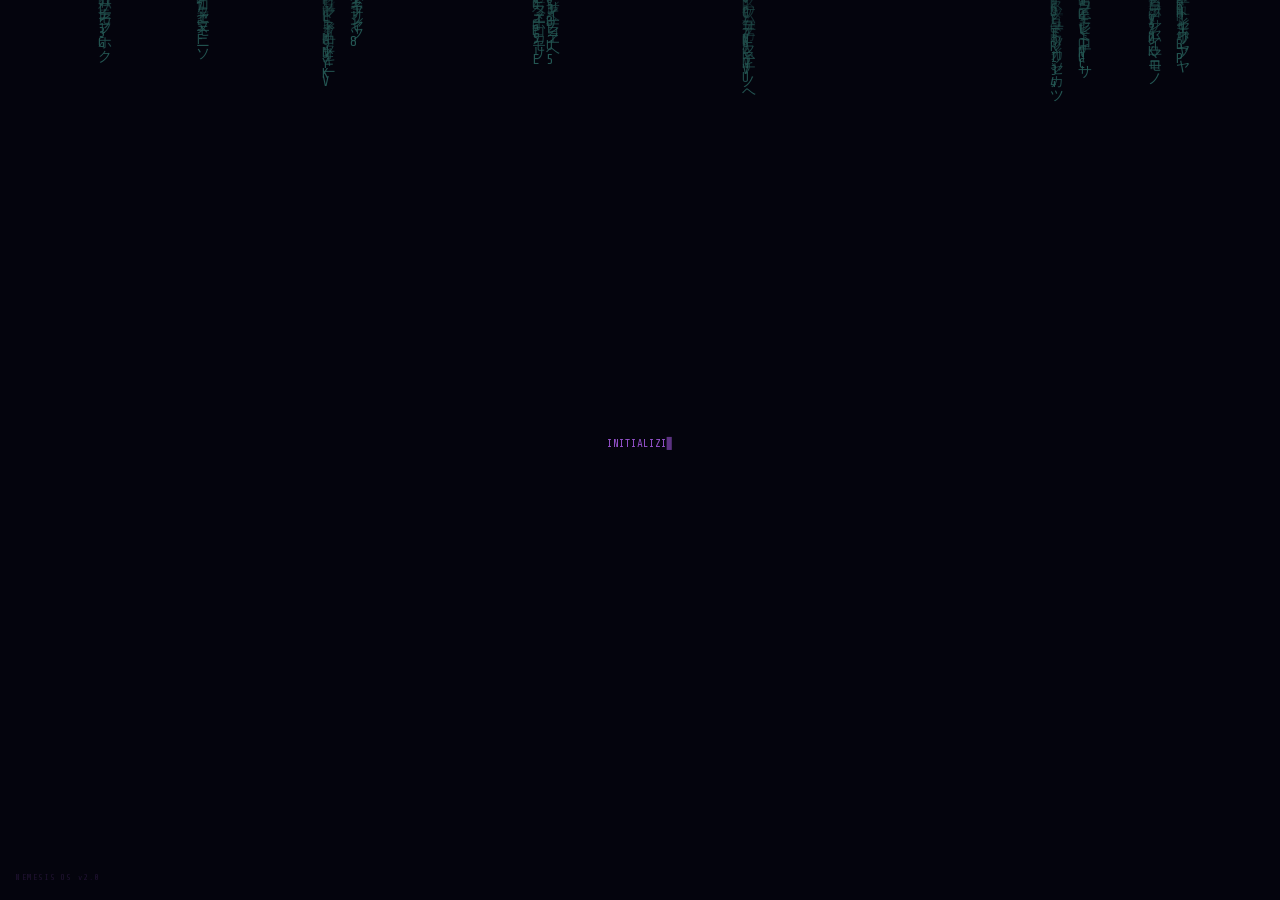
<file: index.html>
<!DOCTYPE html><html lang="en" class="orbitron_12c7fc6b-module__tjCNAG__variable rajdhani_329ef0ca-module__ANHrVW__variable share_tech_mono_cd2cbfe7-module__booiCq__variable"><head><meta charSet="utf-8"/><meta name="viewport" content="width=device-width, initial-scale=1"/><link rel="preload" href="/_next/static/media/0acc7fdf55eb3220-s.p.12o-f1.6qra-s.woff2" as="font" crossorigin="" type="font/woff2"/><link rel="preload" href="/_next/static/media/278cbb97e75e04e2-s.p.0.yvvm36aa76d.woff2" as="font" crossorigin="" type="font/woff2"/><link rel="preload" href="/_next/static/media/3206eb66b875a5b3-s.p.0newl065t398d.woff2" as="font" crossorigin="" type="font/woff2"/><link rel="preload" href="/_next/static/media/a079e02bba5bf7ab-s.p.0.s85e2kacc1m.woff2" as="font" crossorigin="" type="font/woff2"/><link rel="preload" href="/_next/static/media/a10c617c9026098c-s.p.0nz5b083iggxh.woff2" as="font" crossorigin="" type="font/woff2"/><link rel="preload" href="/_next/static/media/c9bd7381a27f2960-s.p.0nt9ayxdmqydo.woff2" as="font" crossorigin="" type="font/woff2"/><link rel="preload" href="/_next/static/media/d23f31b94ad01e54-s.p.091biwio0g5wn.woff2" as="font" crossorigin="" type="font/woff2"/><link rel="stylesheet" href="/_next/static/chunks/0bsbl5nti98fj.css" data-precedence="next"/><link rel="preload" as="script" fetchPriority="low" href="/_next/static/chunks/0abc~x~12yxkt.js"/><script src="/_next/static/chunks/0del-dxq96_rc.js" async=""></script><script src="/_next/static/chunks/09r2ac3xx~wq2.js" async=""></script><script src="/_next/static/chunks/turbopack-107rloo05.ynr.js" async=""></script><script src="/_next/static/chunks/0kx0-ttb9t0ro.js" async=""></script><script src="/_next/static/chunks/0unv4gw-.ps_c.js" async=""></script><script src="/_next/static/chunks/02i1mmo9q36c-.js" async=""></script><meta name="next-size-adjust" content=""/><title>MECHA TERMINAL // DYE GUY // PORTFOLIO</title><meta name="description" content="Tactical JRPG mecha terminal portfolio — DYE GUY command interface."/><meta property="og:title" content="MECHA TERMINAL // DYE GUY // PORTFOLIO"/><meta property="og:description" content="Tactical JRPG mecha terminal portfolio — DYE GUY command interface."/><meta property="og:url" content="https://mecha-terminal.vercel.app/"/><meta property="og:site_name" content="MECHA TERMINAL"/><meta property="og:locale" content="en_US"/><meta property="og:image" content="https://mecha-terminal.vercel.app/assets/og-image.png"/><meta property="og:image:width" content="1200"/><meta property="og:image:height" content="630"/><meta property="og:image:alt" content="MECHA TERMINAL — DYE GUY Portfolio"/><meta property="og:type" content="website"/><meta name="twitter:card" content="summary_large_image"/><meta name="twitter:creator" content="@devouryourenemies"/><meta name="twitter:title" content="MECHA TERMINAL // DYE GUY // PORTFOLIO"/><meta name="twitter:description" content="Tactical JRPG mecha terminal portfolio — DYE GUY command interface."/><meta name="twitter:image" content="https://mecha-terminal.vercel.app/assets/og-image.png"/><link rel="icon" href="/favicon.ico?favicon.0x3dzn~oxb6tn.ico" sizes="256x256" type="image/x-icon"/><link rel="icon" href="/favicon.svg" type="image/svg+xml"/><script src="/_next/static/chunks/03~yq9q893hmn.js" noModule=""></script></head><body><div hidden=""><!--$--><!--/$--></div><div id="announcements" aria-live="polite" class="sr-only"></div><div class="fixed inset-0 z-[99999] flex flex-col items-center justify-center bg-[#050510]" style="font-family:&#x27;Courier New&#x27;, monospace"><div class="flex flex-col items-center gap-4"><div style="position:fixed;bottom:40px;right:48px;width:24px;height:24px;border:2px solid rgba(187,102,255,0.15);border-top-color:#bb66ff;border-radius:50%;animation:p3-spin 1s linear infinite"></div><div class="text-[11px] tracking-[0.3em] text-[#bb66ff]/60">Now Loading...</div></div><div class="fixed bottom-4 left-4 text-[8px] font-mono tracking-[0.2em]" style="color:rgba(187,102,255,0.15)">NEMESIS OS v2.0</div></div><!--$--><!--/$--><script src="/_next/static/chunks/0abc~x~12yxkt.js" id="_R_" async=""></script><script>(self.__next_f=self.__next_f||[]).push([0])</script><script>self.__next_f.push([1,"1:\"$Sreact.fragment\"\n2:I[58513,[\"/_next/static/chunks/0kx0-ttb9t0ro.js\",\"/_next/static/chunks/0unv4gw-.ps_c.js\"],\"default\"]\n3:I[83625,[\"/_next/static/chunks/0kx0-ttb9t0ro.js\",\"/_next/static/chunks/0unv4gw-.ps_c.js\"],\"default\"]\n4:I[60677,[\"/_next/static/chunks/0kx0-ttb9t0ro.js\",\"/_next/static/chunks/0unv4gw-.ps_c.js\"],\"\"]\n5:I[63841,[\"/_next/static/chunks/0kx0-ttb9t0ro.js\",\"/_next/static/chunks/0unv4gw-.ps_c.js\"],\"ClientPageRoot\"]\n6:I[1079,[\"/_next/static/chunks/0kx0-ttb9t0ro.js\",\"/_next/static/chunks/0unv4gw-.ps_c.js\",\"/_next/static/chunks/02i1mmo9q36c-.js\"],\"default\"]\n9:I[64023,[\"/_next/static/chunks/0kx0-ttb9t0ro.js\",\"/_next/static/chunks/0unv4gw-.ps_c.js\"],\"OutletBoundary\"]\na:\"$Sreact.suspense\"\nc:I[64023,[\"/_next/static/chunks/0kx0-ttb9t0ro.js\",\"/_next/static/chunks/0unv4gw-.ps_c.js\"],\"ViewportBoundary\"]\ne:I[64023,[\"/_next/static/chunks/0kx0-ttb9t0ro.js\",\"/_next/static/chunks/0unv4gw-.ps_c.js\"],\"MetadataBoundary\"]\n10:I[16319,[\"/_next/static/chunks/0kx0-ttb9t0ro.js\",\"/_next/static/chunks/0unv4gw-.ps_c.js\"],\"default\",1]\n:HL[\"/_next/static/chunks/0bsbl5nti98fj.css\",\"style\"]\n:HL[\"/_next/static/media/0acc7fdf55eb3220-s.p.12o-f1.6qra-s.woff2\",\"font\",{\"crossOrigin\":\"\",\"type\":\"font/woff2\"}]\n:HL[\"/_next/static/media/278cbb97e75e04e2-s.p.0.yvvm36aa76d.woff2\",\"font\",{\"crossOrigin\":\"\",\"type\":\"font/woff2\"}]\n:HL[\"/_next/static/media/3206eb66b875a5b3-s.p.0newl065t398d.woff2\",\"font\",{\"crossOrigin\":\"\",\"type\":\"font/woff2\"}]\n:HL[\"/_next/static/media/a079e02bba5bf7ab-s.p.0.s85e2kacc1m.woff2\",\"font\",{\"crossOrigin\":\"\",\"type\":\"font/woff2\"}]\n:HL[\"/_next/static/media/a10c617c9026098c-s.p.0nz5b083iggxh.woff2\",\"font\",{\"crossOrigin\":\"\",\"type\":\"font/woff2\"}]\n:HL[\"/_next/static/media/c9bd7381a27f2960-s.p.0nt9ayxdmqydo.woff2\",\"font\",{\"crossOrigin\":\"\",\"type\":\"font/woff2\"}]\n:HL[\"/_next/static/media/d23f31b94ad01e54-s.p.091biwio0g5wn.woff2\",\"font\",{\"crossOrigin\":\"\",\"type\":\"font/woff2\"}]\n"])</script><script>self.__next_f.push([1,"0:{\"P\":null,\"c\":[\"\",\"\"],\"q\":\"\",\"i\":false,\"f\":[[[\"\",{\"children\":[\"__PAGE__\",{}]},\"$undefined\",\"$undefined\",16],[[\"$\",\"$1\",\"c\",{\"children\":[[[\"$\",\"link\",\"0\",{\"rel\":\"stylesheet\",\"href\":\"/_next/static/chunks/0bsbl5nti98fj.css\",\"precedence\":\"next\",\"crossOrigin\":\"$undefined\",\"nonce\":\"$undefined\"}],[\"$\",\"script\",\"script-0\",{\"src\":\"/_next/static/chunks/0kx0-ttb9t0ro.js\",\"async\":true,\"nonce\":\"$undefined\"}],[\"$\",\"script\",\"script-1\",{\"src\":\"/_next/static/chunks/0unv4gw-.ps_c.js\",\"async\":true,\"nonce\":\"$undefined\"}]],[\"$\",\"html\",null,{\"lang\":\"en\",\"className\":\"orbitron_12c7fc6b-module__tjCNAG__variable rajdhani_329ef0ca-module__ANHrVW__variable share_tech_mono_cd2cbfe7-module__booiCq__variable\",\"children\":[\"$\",\"body\",null,{\"children\":[[\"$\",\"div\",null,{\"id\":\"announcements\",\"aria-live\":\"polite\",\"className\":\"sr-only\"}],[\"$\",\"$L2\",null,{\"parallelRouterKey\":\"children\",\"error\":\"$undefined\",\"errorStyles\":\"$undefined\",\"errorScripts\":\"$undefined\",\"template\":[\"$\",\"$L3\",null,{}],\"templateStyles\":\"$undefined\",\"templateScripts\":\"$undefined\",\"notFound\":[[[\"$\",\"title\",null,{\"children\":\"404: This page could not be found.\"}],[\"$\",\"div\",null,{\"style\":{\"fontFamily\":\"system-ui,\\\"Segoe UI\\\",Roboto,Helvetica,Arial,sans-serif,\\\"Apple Color Emoji\\\",\\\"Segoe UI Emoji\\\"\",\"height\":\"100vh\",\"textAlign\":\"center\",\"display\":\"flex\",\"flexDirection\":\"column\",\"alignItems\":\"center\",\"justifyContent\":\"center\"},\"children\":[\"$\",\"div\",null,{\"children\":[[\"$\",\"style\",null,{\"dangerouslySetInnerHTML\":{\"__html\":\"body{color:#000;background:#fff;margin:0}.next-error-h1{border-right:1px solid rgba(0,0,0,.3)}@media (prefers-color-scheme:dark){body{color:#fff;background:#000}.next-error-h1{border-right:1px solid rgba(255,255,255,.3)}}\"}}],[\"$\",\"h1\",null,{\"className\":\"next-error-h1\",\"style\":{\"display\":\"inline-block\",\"margin\":\"0 20px 0 0\",\"padding\":\"0 23px 0 0\",\"fontSize\":24,\"fontWeight\":500,\"verticalAlign\":\"top\",\"lineHeight\":\"49px\"},\"children\":404}],[\"$\",\"div\",null,{\"style\":{\"display\":\"inline-block\"},\"children\":[\"$\",\"h2\",null,{\"style\":{\"fontSize\":14,\"fontWeight\":400,\"lineHeight\":\"49px\",\"margin\":0},\"children\":\"This page could not be found.\"}]}]]}]}]],[]],\"forbidden\":\"$undefined\",\"unauthorized\":\"$undefined\"}],[\"$\",\"$L4\",null,{\"id\":\"schema-person\",\"type\":\"application/ld+json\",\"dangerouslySetInnerHTML\":{\"__html\":\"{\\\"@context\\\":\\\"https://schema.org\\\",\\\"@type\\\":\\\"Person\\\",\\\"name\\\":\\\"DYE GUY\\\",\\\"alternateName\\\":\\\"DevourYourEnemies\\\",\\\"url\\\":\\\"https://mecha-terminal.vercel.app\\\",\\\"jobTitle\\\":\\\"Graphics \u0026 CGI Artist / Video Editor \u0026 VFX / Web Designer\\\",\\\"description\\\":\\\"Tactical JRPG mecha terminal portfolio — DYE GUY command interface.\\\",\\\"sameAs\\\":[\\\"https://dyedesign.xyz\\\"]}\"}}],[\"$\",\"$L4\",null,{\"id\":\"sw-register\",\"strategy\":\"afterInteractive\",\"dangerouslySetInnerHTML\":{\"__html\":\"\\nif ('serviceWorker' in navigator) {\\n  window.addEventListener('load', () =\u003e {\\n    navigator.serviceWorker.register('/sw.js');\\n  });\\n}\"}}]]}]}]]}],{\"children\":[[\"$\",\"$1\",\"c\",{\"children\":[[\"$\",\"$L5\",null,{\"Component\":\"$6\",\"serverProvidedParams\":{\"searchParams\":{},\"params\":{},\"promises\":[\"$@7\",\"$@8\"]}}],[[\"$\",\"script\",\"script-0\",{\"src\":\"/_next/static/chunks/02i1mmo9q36c-.js\",\"async\":true,\"nonce\":\"$undefined\"}]],[\"$\",\"$L9\",null,{\"children\":[\"$\",\"$a\",null,{\"name\":\"Next.MetadataOutlet\",\"children\":\"$@b\"}]}]]}],{},null,false,null]},null,false,null],[\"$\",\"$1\",\"h\",{\"children\":[null,[\"$\",\"$Lc\",null,{\"children\":\"$Ld\"}],[\"$\",\"div\",null,{\"hidden\":true,\"children\":[\"$\",\"$Le\",null,{\"children\":[\"$\",\"$a\",null,{\"name\":\"Next.Metadata\",\"children\":\"$Lf\"}]}]}],[\"$\",\"meta\",null,{\"name\":\"next-size-adjust\",\"content\":\"\"}]]}],false]],\"m\":\"$undefined\",\"G\":[\"$10\",[[\"$\",\"link\",\"0\",{\"rel\":\"stylesheet\",\"href\":\"/_next/static/chunks/0bsbl5nti98fj.css\",\"precedence\":\"next\",\"crossOrigin\":\"$undefined\",\"nonce\":\"$undefined\"}]]],\"S\":true,\"h\":null,\"s\":\"$undefined\",\"l\":\"$undefined\",\"p\":\"$undefined\",\"d\":\"$undefined\",\"b\":\"iG8dgjoRy6Bb7Vcqxj6M-\"}\n"])</script><script>self.__next_f.push([1,"7:{}\n8:\"$0:f:0:1:1:children:0:props:children:0:props:serverProvidedParams:params\"\n"])</script><script>self.__next_f.push([1,"d:[[\"$\",\"meta\",\"0\",{\"charSet\":\"utf-8\"}],[\"$\",\"meta\",\"1\",{\"name\":\"viewport\",\"content\":\"width=device-width, initial-scale=1\"}]]\n"])</script><script>self.__next_f.push([1,"11:I[77959,[\"/_next/static/chunks/0kx0-ttb9t0ro.js\",\"/_next/static/chunks/0unv4gw-.ps_c.js\"],\"IconMark\"]\nb:null\n"])</script><script>self.__next_f.push([1,"f:[[\"$\",\"title\",\"0\",{\"children\":\"MECHA TERMINAL // DYE GUY // PORTFOLIO\"}],[\"$\",\"meta\",\"1\",{\"name\":\"description\",\"content\":\"Tactical JRPG mecha terminal portfolio — DYE GUY command interface.\"}],[\"$\",\"meta\",\"2\",{\"property\":\"og:title\",\"content\":\"MECHA TERMINAL // DYE GUY // PORTFOLIO\"}],[\"$\",\"meta\",\"3\",{\"property\":\"og:description\",\"content\":\"Tactical JRPG mecha terminal portfolio — DYE GUY command interface.\"}],[\"$\",\"meta\",\"4\",{\"property\":\"og:url\",\"content\":\"https://mecha-terminal.vercel.app/\"}],[\"$\",\"meta\",\"5\",{\"property\":\"og:site_name\",\"content\":\"MECHA TERMINAL\"}],[\"$\",\"meta\",\"6\",{\"property\":\"og:locale\",\"content\":\"en_US\"}],[\"$\",\"meta\",\"7\",{\"property\":\"og:image\",\"content\":\"https://mecha-terminal.vercel.app/assets/og-image.png\"}],[\"$\",\"meta\",\"8\",{\"property\":\"og:image:width\",\"content\":\"1200\"}],[\"$\",\"meta\",\"9\",{\"property\":\"og:image:height\",\"content\":\"630\"}],[\"$\",\"meta\",\"10\",{\"property\":\"og:image:alt\",\"content\":\"MECHA TERMINAL — DYE GUY Portfolio\"}],[\"$\",\"meta\",\"11\",{\"property\":\"og:type\",\"content\":\"website\"}],[\"$\",\"meta\",\"12\",{\"name\":\"twitter:card\",\"content\":\"summary_large_image\"}],[\"$\",\"meta\",\"13\",{\"name\":\"twitter:creator\",\"content\":\"@devouryourenemies\"}],[\"$\",\"meta\",\"14\",{\"name\":\"twitter:title\",\"content\":\"MECHA TERMINAL // DYE GUY // PORTFOLIO\"}],[\"$\",\"meta\",\"15\",{\"name\":\"twitter:description\",\"content\":\"Tactical JRPG mecha terminal portfolio — DYE GUY command interface.\"}],[\"$\",\"meta\",\"16\",{\"name\":\"twitter:image\",\"content\":\"https://mecha-terminal.vercel.app/assets/og-image.png\"}],[\"$\",\"link\",\"17\",{\"rel\":\"icon\",\"href\":\"/favicon.ico?favicon.0x3dzn~oxb6tn.ico\",\"sizes\":\"256x256\",\"type\":\"image/x-icon\"}],[\"$\",\"link\",\"18\",{\"rel\":\"icon\",\"href\":\"/favicon.svg\",\"type\":\"image/svg+xml\"}],[\"$\",\"$L11\",\"19\",{}]]\n"])</script></body></html>
</file>
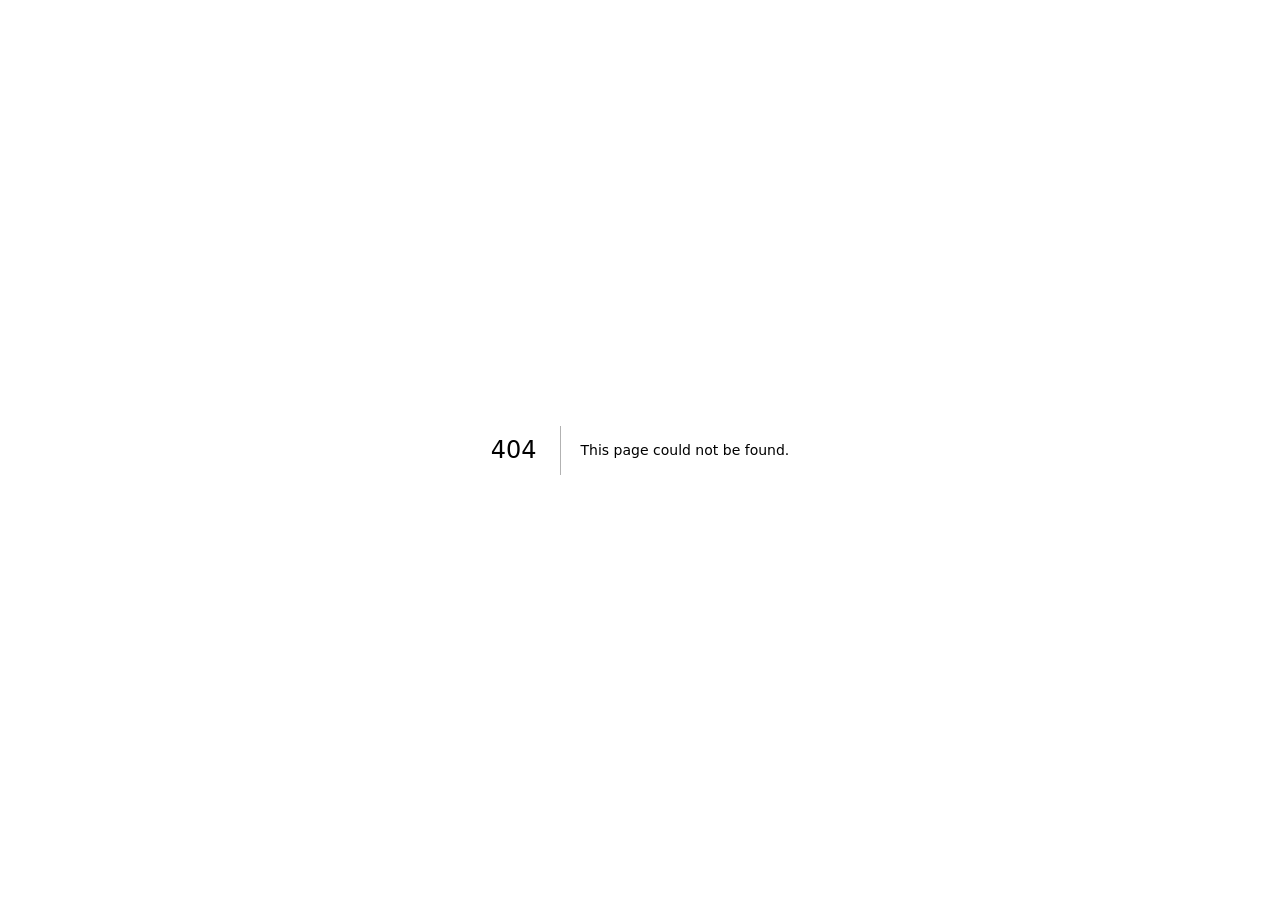
<file: 404/index.html>
<!DOCTYPE html><html lang="en" class="orbitron_12c7fc6b-module__tjCNAG__variable rajdhani_329ef0ca-module__ANHrVW__variable share_tech_mono_cd2cbfe7-module__booiCq__variable"><head><meta charSet="utf-8"/><meta name="viewport" content="width=device-width, initial-scale=1"/><link rel="stylesheet" href="/_next/static/chunks/0bsbl5nti98fj.css" data-precedence="next"/><link rel="preload" as="script" fetchPriority="low" href="/_next/static/chunks/0abc~x~12yxkt.js"/><script src="/_next/static/chunks/0del-dxq96_rc.js" async=""></script><script src="/_next/static/chunks/09r2ac3xx~wq2.js" async=""></script><script src="/_next/static/chunks/turbopack-107rloo05.ynr.js" async=""></script><script src="/_next/static/chunks/0kx0-ttb9t0ro.js" async=""></script><script src="/_next/static/chunks/0unv4gw-.ps_c.js" async=""></script><meta name="robots" content="noindex"/><meta name="next-size-adjust" content=""/><title>404: This page could not be found.</title><title>MECHA TERMINAL // DYE GUY // PORTFOLIO</title><meta name="description" content="Tactical JRPG mecha terminal portfolio — DYE GUY command interface."/><meta property="og:title" content="MECHA TERMINAL // DYE GUY // PORTFOLIO"/><meta property="og:description" content="Tactical JRPG mecha terminal portfolio — DYE GUY command interface."/><meta property="og:url" content="https://mecha-terminal.vercel.app/"/><meta property="og:site_name" content="MECHA TERMINAL"/><meta property="og:locale" content="en_US"/><meta property="og:image" content="https://mecha-terminal.vercel.app/assets/og-image.png"/><meta property="og:image:width" content="1200"/><meta property="og:image:height" content="630"/><meta property="og:image:alt" content="MECHA TERMINAL — DYE GUY Portfolio"/><meta property="og:type" content="website"/><meta name="twitter:card" content="summary_large_image"/><meta name="twitter:creator" content="@devouryourenemies"/><meta name="twitter:title" content="MECHA TERMINAL // DYE GUY // PORTFOLIO"/><meta name="twitter:description" content="Tactical JRPG mecha terminal portfolio — DYE GUY command interface."/><meta name="twitter:image" content="https://mecha-terminal.vercel.app/assets/og-image.png"/><link rel="icon" href="/favicon.ico?favicon.0x3dzn~oxb6tn.ico" sizes="256x256" type="image/x-icon"/><link rel="icon" href="/favicon.svg" type="image/svg+xml"/><script src="/_next/static/chunks/03~yq9q893hmn.js" noModule=""></script></head><body><div hidden=""><!--$--><!--/$--></div><div id="announcements" aria-live="polite" class="sr-only"></div><div style="font-family:system-ui,&quot;Segoe UI&quot;,Roboto,Helvetica,Arial,sans-serif,&quot;Apple Color Emoji&quot;,&quot;Segoe UI Emoji&quot;;height:100vh;text-align:center;display:flex;flex-direction:column;align-items:center;justify-content:center"><div><style>body{color:#000;background:#fff;margin:0}.next-error-h1{border-right:1px solid rgba(0,0,0,.3)}@media (prefers-color-scheme:dark){body{color:#fff;background:#000}.next-error-h1{border-right:1px solid rgba(255,255,255,.3)}}</style><h1 class="next-error-h1" style="display:inline-block;margin:0 20px 0 0;padding:0 23px 0 0;font-size:24px;font-weight:500;vertical-align:top;line-height:49px">404</h1><div style="display:inline-block"><h2 style="font-size:14px;font-weight:400;line-height:49px;margin:0">This page could not be found.</h2></div></div></div><!--$--><!--/$--><script src="/_next/static/chunks/0abc~x~12yxkt.js" id="_R_" async=""></script><script>(self.__next_f=self.__next_f||[]).push([0])</script><script>self.__next_f.push([1,"1:\"$Sreact.fragment\"\n2:I[58513,[\"/_next/static/chunks/0kx0-ttb9t0ro.js\",\"/_next/static/chunks/0unv4gw-.ps_c.js\"],\"default\"]\n3:I[83625,[\"/_next/static/chunks/0kx0-ttb9t0ro.js\",\"/_next/static/chunks/0unv4gw-.ps_c.js\"],\"default\"]\n4:I[60677,[\"/_next/static/chunks/0kx0-ttb9t0ro.js\",\"/_next/static/chunks/0unv4gw-.ps_c.js\"],\"\"]\n5:I[64023,[\"/_next/static/chunks/0kx0-ttb9t0ro.js\",\"/_next/static/chunks/0unv4gw-.ps_c.js\"],\"OutletBoundary\"]\n6:\"$Sreact.suspense\"\n9:I[64023,[\"/_next/static/chunks/0kx0-ttb9t0ro.js\",\"/_next/static/chunks/0unv4gw-.ps_c.js\"],\"ViewportBoundary\"]\nb:I[64023,[\"/_next/static/chunks/0kx0-ttb9t0ro.js\",\"/_next/static/chunks/0unv4gw-.ps_c.js\"],\"MetadataBoundary\"]\nd:I[16319,[\"/_next/static/chunks/0kx0-ttb9t0ro.js\",\"/_next/static/chunks/0unv4gw-.ps_c.js\"],\"default\",1]\n:HL[\"/_next/static/chunks/0bsbl5nti98fj.css\",\"style\"]\n"])</script><script>self.__next_f.push([1,"0:{\"P\":null,\"c\":[\"\",\"_not-found\",\"\"],\"q\":\"\",\"i\":false,\"f\":[[[\"\",{\"children\":[\"/_not-found\",{\"children\":[\"__PAGE__\",{}]}]},\"$undefined\",\"$undefined\",16],[[\"$\",\"$1\",\"c\",{\"children\":[[[\"$\",\"link\",\"0\",{\"rel\":\"stylesheet\",\"href\":\"/_next/static/chunks/0bsbl5nti98fj.css\",\"precedence\":\"next\",\"crossOrigin\":\"$undefined\",\"nonce\":\"$undefined\"}],[\"$\",\"script\",\"script-0\",{\"src\":\"/_next/static/chunks/0kx0-ttb9t0ro.js\",\"async\":true,\"nonce\":\"$undefined\"}],[\"$\",\"script\",\"script-1\",{\"src\":\"/_next/static/chunks/0unv4gw-.ps_c.js\",\"async\":true,\"nonce\":\"$undefined\"}]],[\"$\",\"html\",null,{\"lang\":\"en\",\"className\":\"orbitron_12c7fc6b-module__tjCNAG__variable rajdhani_329ef0ca-module__ANHrVW__variable share_tech_mono_cd2cbfe7-module__booiCq__variable\",\"children\":[\"$\",\"body\",null,{\"children\":[[\"$\",\"div\",null,{\"id\":\"announcements\",\"aria-live\":\"polite\",\"className\":\"sr-only\"}],[\"$\",\"$L2\",null,{\"parallelRouterKey\":\"children\",\"error\":\"$undefined\",\"errorStyles\":\"$undefined\",\"errorScripts\":\"$undefined\",\"template\":[\"$\",\"$L3\",null,{}],\"templateStyles\":\"$undefined\",\"templateScripts\":\"$undefined\",\"notFound\":[[[\"$\",\"title\",null,{\"children\":\"404: This page could not be found.\"}],[\"$\",\"div\",null,{\"style\":{\"fontFamily\":\"system-ui,\\\"Segoe UI\\\",Roboto,Helvetica,Arial,sans-serif,\\\"Apple Color Emoji\\\",\\\"Segoe UI Emoji\\\"\",\"height\":\"100vh\",\"textAlign\":\"center\",\"display\":\"flex\",\"flexDirection\":\"column\",\"alignItems\":\"center\",\"justifyContent\":\"center\"},\"children\":[\"$\",\"div\",null,{\"children\":[[\"$\",\"style\",null,{\"dangerouslySetInnerHTML\":{\"__html\":\"body{color:#000;background:#fff;margin:0}.next-error-h1{border-right:1px solid rgba(0,0,0,.3)}@media (prefers-color-scheme:dark){body{color:#fff;background:#000}.next-error-h1{border-right:1px solid rgba(255,255,255,.3)}}\"}}],[\"$\",\"h1\",null,{\"className\":\"next-error-h1\",\"style\":{\"display\":\"inline-block\",\"margin\":\"0 20px 0 0\",\"padding\":\"0 23px 0 0\",\"fontSize\":24,\"fontWeight\":500,\"verticalAlign\":\"top\",\"lineHeight\":\"49px\"},\"children\":404}],[\"$\",\"div\",null,{\"style\":{\"display\":\"inline-block\"},\"children\":[\"$\",\"h2\",null,{\"style\":{\"fontSize\":14,\"fontWeight\":400,\"lineHeight\":\"49px\",\"margin\":0},\"children\":\"This page could not be found.\"}]}]]}]}]],[]],\"forbidden\":\"$undefined\",\"unauthorized\":\"$undefined\"}],[\"$\",\"$L4\",null,{\"id\":\"schema-person\",\"type\":\"application/ld+json\",\"dangerouslySetInnerHTML\":{\"__html\":\"{\\\"@context\\\":\\\"https://schema.org\\\",\\\"@type\\\":\\\"Person\\\",\\\"name\\\":\\\"DYE GUY\\\",\\\"alternateName\\\":\\\"DevourYourEnemies\\\",\\\"url\\\":\\\"https://mecha-terminal.vercel.app\\\",\\\"jobTitle\\\":\\\"Graphics \u0026 CGI Artist / Video Editor \u0026 VFX / Web Designer\\\",\\\"description\\\":\\\"Tactical JRPG mecha terminal portfolio — DYE GUY command interface.\\\",\\\"sameAs\\\":[\\\"https://dyedesign.xyz\\\"]}\"}}],[\"$\",\"$L4\",null,{\"id\":\"sw-register\",\"strategy\":\"afterInteractive\",\"dangerouslySetInnerHTML\":{\"__html\":\"\\nif ('serviceWorker' in navigator) {\\n  window.addEventListener('load', () =\u003e {\\n    navigator.serviceWorker.register('/sw.js');\\n  });\\n}\"}}]]}]}]]}],{\"children\":[[\"$\",\"$1\",\"c\",{\"children\":[null,[\"$\",\"$L2\",null,{\"parallelRouterKey\":\"children\",\"error\":\"$undefined\",\"errorStyles\":\"$undefined\",\"errorScripts\":\"$undefined\",\"template\":[\"$\",\"$L3\",null,{}],\"templateStyles\":\"$undefined\",\"templateScripts\":\"$undefined\",\"notFound\":\"$undefined\",\"forbidden\":\"$undefined\",\"unauthorized\":\"$undefined\"}]]}],{\"children\":[[\"$\",\"$1\",\"c\",{\"children\":[[[\"$\",\"title\",null,{\"children\":\"404: This page could not be found.\"}],[\"$\",\"div\",null,{\"style\":\"$0:f:0:1:0:props:children:1:props:children:props:children:1:props:notFound:0:1:props:style\",\"children\":[\"$\",\"div\",null,{\"children\":[[\"$\",\"style\",null,{\"dangerouslySetInnerHTML\":{\"__html\":\"body{color:#000;background:#fff;margin:0}.next-error-h1{border-right:1px solid rgba(0,0,0,.3)}@media (prefers-color-scheme:dark){body{color:#fff;background:#000}.next-error-h1{border-right:1px solid rgba(255,255,255,.3)}}\"}}],[\"$\",\"h1\",null,{\"className\":\"next-error-h1\",\"style\":\"$0:f:0:1:0:props:children:1:props:children:props:children:1:props:notFound:0:1:props:children:props:children:1:props:style\",\"children\":404}],[\"$\",\"div\",null,{\"style\":\"$0:f:0:1:0:props:children:1:props:children:props:children:1:props:notFound:0:1:props:children:props:children:2:props:style\",\"children\":[\"$\",\"h2\",null,{\"style\":\"$0:f:0:1:0:props:children:1:props:children:props:children:1:props:notFound:0:1:props:children:props:children:2:props:children:props:style\",\"children\":\"This page could not be found.\"}]}]]}]}]],null,[\"$\",\"$L5\",null,{\"children\":[\"$\",\"$6\",null,{\"name\":\"Next.MetadataOutlet\",\"children\":\"$@7\"}]}]]}],{},null,false,null]},null,false,\"$@8\"]},null,false,null],[\"$\",\"$1\",\"h\",{\"children\":[[\"$\",\"meta\",null,{\"name\":\"robots\",\"content\":\"noindex\"}],[\"$\",\"$L9\",null,{\"children\":\"$La\"}],[\"$\",\"div\",null,{\"hidden\":true,\"children\":[\"$\",\"$Lb\",null,{\"children\":[\"$\",\"$6\",null,{\"name\":\"Next.Metadata\",\"children\":\"$Lc\"}]}]}],[\"$\",\"meta\",null,{\"name\":\"next-size-adjust\",\"content\":\"\"}]]}],false]],\"m\":\"$undefined\",\"G\":[\"$d\",[[\"$\",\"link\",\"0\",{\"rel\":\"stylesheet\",\"href\":\"/_next/static/chunks/0bsbl5nti98fj.css\",\"precedence\":\"next\",\"crossOrigin\":\"$undefined\",\"nonce\":\"$undefined\"}]]],\"S\":true,\"h\":null,\"s\":\"$undefined\",\"l\":\"$undefined\",\"p\":\"$undefined\",\"d\":\"$undefined\",\"b\":\"iG8dgjoRy6Bb7Vcqxj6M-\"}\n"])</script><script>self.__next_f.push([1,"e:[]\n8:\"$We\"\n"])</script><script>self.__next_f.push([1,"a:[[\"$\",\"meta\",\"0\",{\"charSet\":\"utf-8\"}],[\"$\",\"meta\",\"1\",{\"name\":\"viewport\",\"content\":\"width=device-width, initial-scale=1\"}]]\n"])</script><script>self.__next_f.push([1,"f:I[77959,[\"/_next/static/chunks/0kx0-ttb9t0ro.js\",\"/_next/static/chunks/0unv4gw-.ps_c.js\"],\"IconMark\"]\n7:null\n"])</script><script>self.__next_f.push([1,"c:[[\"$\",\"title\",\"0\",{\"children\":\"MECHA TERMINAL // DYE GUY // PORTFOLIO\"}],[\"$\",\"meta\",\"1\",{\"name\":\"description\",\"content\":\"Tactical JRPG mecha terminal portfolio — DYE GUY command interface.\"}],[\"$\",\"meta\",\"2\",{\"property\":\"og:title\",\"content\":\"MECHA TERMINAL // DYE GUY // PORTFOLIO\"}],[\"$\",\"meta\",\"3\",{\"property\":\"og:description\",\"content\":\"Tactical JRPG mecha terminal portfolio — DYE GUY command interface.\"}],[\"$\",\"meta\",\"4\",{\"property\":\"og:url\",\"content\":\"https://mecha-terminal.vercel.app/\"}],[\"$\",\"meta\",\"5\",{\"property\":\"og:site_name\",\"content\":\"MECHA TERMINAL\"}],[\"$\",\"meta\",\"6\",{\"property\":\"og:locale\",\"content\":\"en_US\"}],[\"$\",\"meta\",\"7\",{\"property\":\"og:image\",\"content\":\"https://mecha-terminal.vercel.app/assets/og-image.png\"}],[\"$\",\"meta\",\"8\",{\"property\":\"og:image:width\",\"content\":\"1200\"}],[\"$\",\"meta\",\"9\",{\"property\":\"og:image:height\",\"content\":\"630\"}],[\"$\",\"meta\",\"10\",{\"property\":\"og:image:alt\",\"content\":\"MECHA TERMINAL — DYE GUY Portfolio\"}],[\"$\",\"meta\",\"11\",{\"property\":\"og:type\",\"content\":\"website\"}],[\"$\",\"meta\",\"12\",{\"name\":\"twitter:card\",\"content\":\"summary_large_image\"}],[\"$\",\"meta\",\"13\",{\"name\":\"twitter:creator\",\"content\":\"@devouryourenemies\"}],[\"$\",\"meta\",\"14\",{\"name\":\"twitter:title\",\"content\":\"MECHA TERMINAL // DYE GUY // PORTFOLIO\"}],[\"$\",\"meta\",\"15\",{\"name\":\"twitter:description\",\"content\":\"Tactical JRPG mecha terminal portfolio — DYE GUY command interface.\"}],[\"$\",\"meta\",\"16\",{\"name\":\"twitter:image\",\"content\":\"https://mecha-terminal.vercel.app/assets/og-image.png\"}],[\"$\",\"link\",\"17\",{\"rel\":\"icon\",\"href\":\"/favicon.ico?favicon.0x3dzn~oxb6tn.ico\",\"sizes\":\"256x256\",\"type\":\"image/x-icon\"}],[\"$\",\"link\",\"18\",{\"rel\":\"icon\",\"href\":\"/favicon.svg\",\"type\":\"image/svg+xml\"}],[\"$\",\"$Lf\",\"19\",{}]]\n"])</script></body></html>
</file>
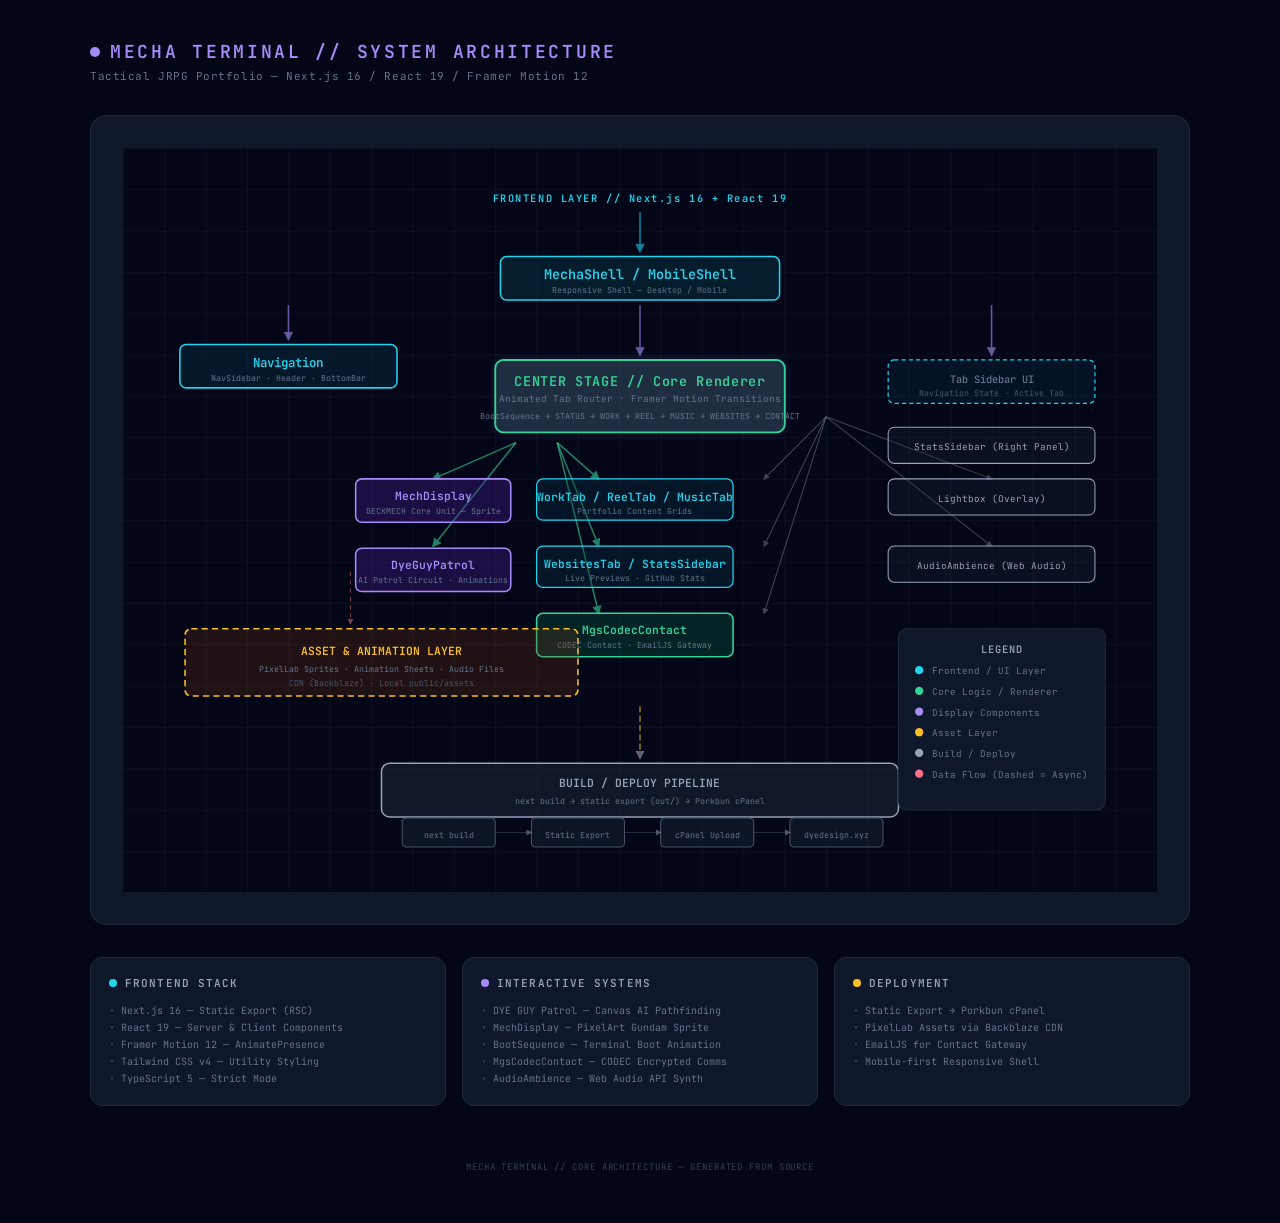
<file: mecha-terminal-architecture.html>
<!DOCTYPE html>
<html lang="en">
<head>
<meta charset="UTF-8">
<meta name="viewport" content="width=device-width, initial-scale=1.0">
<title>MECHA TERMINAL // ARCHITECTURE</title>
<link href="https://fonts.googleapis.com/css2?family=JetBrains+Mono:wght@300;400;500;600;700&display=swap" rel="stylesheet">
<style>
* { margin: 0; padding: 0; box-sizing: border-box; }
body {
  background: #020617;
  font-family: 'JetBrains Mono', monospace;
  color: #e2e8f0;
  display: flex;
  justify-content: center;
  padding: 40px 20px;
}
.diagram-container {
  max-width: 1100px;
  width: 100%;
}
/* Header */
.header {
  margin-bottom: 32px;
}
.header .dot-row {
  display: flex;
  align-items: center;
  gap: 10px;
  margin-bottom: 6px;
}
.header .pulse-dot {
  width: 10px; height: 10px;
  border-radius: 50%;
  background: #a78bfa;
  animation: pulse 2s ease-in-out infinite;
}
@keyframes pulse {
  0%, 100% { opacity: 1; box-shadow: 0 0 0 0 rgba(167,139,250,0.7); }
  50% { opacity: 0.6; box-shadow: 0 0 0 8px rgba(167,139,250,0); }
}
.header h1 {
  font-size: 18px;
  font-weight: 600;
  letter-spacing: 0.15em;
  color: #a78bfa;
}
.header .subtitle {
  font-size: 11px;
  color: #64748b;
  letter-spacing: 0.05em;
}
/* SVG Card */
.svg-card {
  background: #0f172a;
  border: 1px solid #1e293b;
  border-radius: 16px;
  padding: 32px;
  margin-bottom: 32px;
  overflow-x: auto;
}
.svg-card svg {
  display: block;
  margin: 0 auto;
  max-width: 100%;
}
/* Summary Cards */
.summary-grid {
  display: grid;
  grid-template-columns: 1fr 1fr 1fr;
  gap: 16px;
  margin-bottom: 32px;
}
.card {
  background: #0f172a;
  border: 1px solid #1e293b;
  border-radius: 12px;
  padding: 18px;
}
.card-header {
  display: flex;
  align-items: center;
  gap: 8px;
  margin-bottom: 12px;
}
.card-dot {
  width: 8px; height: 8px;
  border-radius: 50%;
  flex-shrink: 0;
}
.card-dot.purple { background: #a78bfa; }
.card-dot.cyan { background: #22d3ee; }
.card-dot.amber { background: #fbbf24; }
.card h3 {
  font-size: 11px;
  font-weight: 600;
  letter-spacing: 0.1em;
  color: #94a3b8;
  text-transform: uppercase;
}
.card ul {
  list-style: none;
}
.card li {
  font-size: 10px;
  color: #64748b;
  line-height: 1.7;
  padding-left: 0;
}
.card li::before {
  content: '•';
  color: #334155;
  margin-right: 6px;
}
/* Footer */
.footer {
  text-align: center;
  padding: 16px 0 8px;
}
.footer span {
  font-size: 9px;
  color: #334155;
  letter-spacing: 0.1em;
}
</style>
</head>
<body>
<div class="diagram-container">

  <!-- Header -->
  <div class="header">
    <div class="dot-row">
      <div class="pulse-dot"></div>
      <h1>MECHA TERMINAL // SYSTEM ARCHITECTURE</h1>
    </div>
    <div class="subtitle">Tactical JRPG Portfolio — Next.js 16 / React 19 / Framer Motion 12</div>
  </div>

  <!-- Main SVG Diagram -->
  <div class="svg-card">
    <svg viewBox="0 0 1000 720" xmlns="http://www.w3.org/2000/svg" font-family="'JetBrains Mono', monospace">
      <!-- Grid background -->
      <rect width="1000" height="720" fill="#020617"/>
      <pattern id="g" width="40" height="40" patternUnits="userSpaceOnUse">
        <path d="M40 0L0 0 0 40" fill="none" stroke="#1e293b" stroke-width="0.5"/>
      </pattern>
      <rect width="1000" height="720" fill="url(#g)"/>

      <!-- ===== ARROWS (drawn first to stay behind boxes) ===== -->
      <defs>
        <marker id="arrow-cyan" viewBox="0 0 10 10" refX="8" refY="5" markerWidth="6" markerHeight="6" orient="auto">
          <path d="M0 0L10 5L0 10" fill="#22d3ee"/>
        </marker>
        <marker id="arrow-violet" viewBox="0 0 10 10" refX="8" refY="5" markerWidth="6" markerHeight="6" orient="auto">
          <path d="M0 0L10 5L0 10" fill="#a78bfa"/>
        </marker>
        <marker id="arrow-emerald" viewBox="0 0 10 10" refX="8" refY="5" markerWidth="6" markerHeight="6" orient="auto">
          <path d="M0 0L10 5L0 10" fill="#34d399"/>
        </marker>
        <marker id="arrow-slate" viewBox="0 0 10 10" refX="8" refY="5" markerWidth="6" markerHeight="6" orient="auto">
          <path d="M0 0L10 5L0 10" fill="#94a3b8"/>
        </marker>
        <marker id="arrow-rose" viewBox="0 0 10 10" refX="8" refY="5" markerWidth="6" markerHeight="6" orient="auto">
          <path d="M0 0L10 5L0 10" fill="#fb7185"/>
        </marker>
        <filter id="glow">
          <feDropShadow dx="0" dy="0" stdDeviation="4" flood-color="#a78bfa" flood-opacity="0.25"/>
        </filter>
      </defs>

      <!-- ===== CONNECTIONS ===== -->

      <!-- Layout → Shell -->
      <line x1="500" y1="62" x2="500" y2="100" stroke="#22d3ee" stroke-width="1.5" marker-end="url(#arrow-cyan)" opacity="0.6"/>

      <!-- Shell → Navigation -->
      <line x1="160" y1="152" x2="160" y2="185" stroke="#a78bfa" stroke-width="1.5" marker-end="url(#arrow-violet)" opacity="0.6"/>

      <!-- Shell → Core Stage -->
      <line x1="500" y1="152" x2="500" y2="200" stroke="#a78bfa" stroke-width="1.5" marker-end="url(#arrow-violet)" opacity="0.6"/>

      <!-- Shell → Tabs -->
      <line x1="840" y1="152" x2="840" y2="200" stroke="#a78bfa" stroke-width="1.5" marker-end="url(#arrow-violet)" opacity="0.6"/>

      <!-- Core Stage → MechDisplay -->
      <line x1="380" y1="285" x2="300" y2="320" stroke="#34d399" stroke-width="1.5" marker-end="url(#arrow-emerald)" opacity="0.6"/>
      <!-- Core Stage → DyeGuyPatrol -->
      <line x1="380" y1="285" x2="300" y2="385" stroke="#34d399" stroke-width="1.5" marker-end="url(#arrow-emerald)" opacity="0.6"/>
      <!-- Core Stage → ReelTab -->
      <line x1="420" y1="285" x2="460" y2="320" stroke="#34d399" stroke-width="1.5" marker-end="url(#arrow-emerald)" opacity="0.6"/>
      <!-- Core Stage → WorkTab -->
      <line x1="420" y1="285" x2="460" y2="385" stroke="#34d399" stroke-width="1.5" marker-end="url(#arrow-emerald)" opacity="0.6"/>
      <!-- Core Stage → CodecContact -->
      <line x1="420" y1="285" x2="460" y2="450" stroke="#34d399" stroke-width="1.5" marker-end="url(#arrow-emerald)" opacity="0.6"/>

      <!-- Tabs area connections -->
      <line x1="680" y1="260" x2="620" y2="320" stroke="#94a3b8" stroke-width="1" marker-end="url(#arrow-slate)" opacity="0.4"/>
      <line x1="680" y1="260" x2="620" y2="385" stroke="#94a3b8" stroke-width="1" marker-end="url(#arrow-slate)" opacity="0.4"/>
      <line x1="680" y1="260" x2="620" y2="450" stroke="#94a3b8" stroke-width="1" marker-end="url(#arrow-slate)" opacity="0.4"/>
      <line x1="680" y1="260" x2="840" y2="320" stroke="#94a3b8" stroke-width="1" marker-end="url(#arrow-slate)" opacity="0.4"/>
      <line x1="680" y1="260" x2="840" y2="385" stroke="#94a3b8" stroke-width="1" marker-end="url(#arrow-slate)" opacity="0.4"/>

      <!-- Patrol → Assets -->
      <line x1="220" y1="410" x2="220" y2="460" stroke="#fb7185" stroke-width="1" stroke-dasharray="4,4" marker-end="url(#arrow-rose)" opacity="0.5"/>

      <!-- Asset Layer → Deploy -->
      <line x1="500" y1="540" x2="500" y2="590" stroke="#fbbf24" stroke-width="1.5" stroke-dasharray="6,3" marker-end="url(#arrow-slate)" opacity="0.6"/>

      <!-- ===== SECTION LABELS ===== -->
      <text x="500" y="52" text-anchor="middle" fill="#22d3ee" font-size="10" font-weight="600" letter-spacing="0.15em">FRONTEND LAYER // Next.js 16 + React 19</text>

      <!-- ===== COMPONENT BOXES ===== -->

      <!-- MechaShell / MobileShell -->
      <rect x="365" y="105" width="270" height="42" rx="6" fill="rgba(8,51,68,0.5)" stroke="#22d3ee" stroke-width="1.5"/>
      <text x="500" y="127" text-anchor="middle" fill="#22d3ee" font-size="13" font-weight="600">MechaShell / MobileShell</text>
      <text x="500" y="140" text-anchor="middle" fill="#64748b" font-size="8">Responsive Shell — Desktop / Mobile</text>

      <!-- Navigation -->
      <rect x="55" y="190" width="210" height="42" rx="6" fill="rgba(8,51,68,0.4)" stroke="#22d3ee" stroke-width="1.5"/>
      <text x="160" y="212" text-anchor="middle" fill="#22d3ee" font-size="12" font-weight="600">Navigation</text>
      <text x="160" y="225" text-anchor="middle" fill="#64748b" font-size="8">NavSidebar · Header · BottomBar</text>

      <!-- Core Stage -->
      <rect x="360" y="205" width="280" height="70" rx="8" fill="rgba(6,78,59,0.4)" stroke="#34d399" stroke-width="1.8" filter="url(#glow)"/>
      <text x="500" y="230" text-anchor="middle" fill="#34d399" font-size="13" font-weight="600" letter-spacing="0.05em">CENTER STAGE // Core Renderer</text>
      <text x="500" y="246" text-anchor="middle" fill="#64748b" font-size="9">Animated Tab Router · Framer Motion Transitions</text>
      <text x="500" y="262" text-anchor="middle" fill="#64748b" font-size="8">BootSequence → STATUS → WORK → REEL → MUSIC → WEBSITES → CONTACT</text>

      <!-- MechDisplay -->
      <rect x="225" y="320" width="150" height="42" rx="6" fill="rgba(76,29,149,0.35)" stroke="#a78bfa" stroke-width="1.5"/>
      <text x="300" y="340" text-anchor="middle" fill="#a78bfa" font-size="11" font-weight="600">MechDisplay</text>
      <text x="300" y="354" text-anchor="middle" fill="#64748b" font-size="8">DECKMECH Core Unit — Sprite</text>

      <!-- DyeGuyPatrol -->
      <rect x="225" y="387" width="150" height="42" rx="6" fill="rgba(76,29,149,0.35)" stroke="#a78bfa" stroke-width="1.5"/>
      <text x="300" y="407" text-anchor="middle" fill="#a78bfa" font-size="11" font-weight="600">DyeGuyPatrol</text>
      <text x="300" y="421" text-anchor="middle" fill="#64748b" font-size="8">AI Patrol Circuit · Animations</text>

      <!-- Work Tab Panel -->
      <rect x="400" y="320" width="190" height="40" rx="6" fill="rgba(8,51,68,0.35)" stroke="#22d3ee" stroke-width="1.2"/>
      <text x="495" y="341" text-anchor="middle" fill="#22d3ee" font-size="11" font-weight="600">WorkTab / ReelTab / MusicTab</text>
      <text x="495" y="354" text-anchor="middle" fill="#64748b" font-size="8">Portfolio Content Grids</text>

      <!-- WebsitesTab -->
      <rect x="400" y="385" width="190" height="40" rx="6" fill="rgba(8,51,68,0.35)" stroke="#22d3ee" stroke-width="1.2"/>
      <text x="495" y="406" text-anchor="middle" fill="#22d3ee" font-size="11" font-weight="600">WebsitesTab / StatsSidebar</text>
      <text x="495" y="419" text-anchor="middle" fill="#64748b" font-size="8">Live Previews · GitHub Stats</text>

      <!-- Codec -->
      <rect x="400" y="450" width="190" height="42" rx="6" fill="rgba(6,78,59,0.4)" stroke="#34d399" stroke-width="1.5"/>
      <text x="495" y="470" text-anchor="middle" fill="#34d399" font-size="11" font-weight="600">MgsCodecContact</text>
      <text x="495" y="484" text-anchor="middle" fill="#64748b" font-size="8">CODEC Contact · EmailJS Gateway</text>

      <!-- Tab Sidebar placeholder -->
      <rect x="740" y="205" width="200" height="42" rx="6" fill="rgba(8,51,68,0.3)" stroke="#22d3ee" stroke-width="1.2" stroke-dasharray="4,3"/>
      <text x="840" y="227" text-anchor="middle" fill="#64748b" font-size="10" font-weight="500">Tab Sidebar UI</text>
      <text x="840" y="240" text-anchor="middle" fill="#475569" font-size="8">Navigation State · Active Tab</text>

      <!-- Extra Tab boxes -->
      <rect x="740" y="270" width="200" height="35" rx="6" fill="rgba(30,41,59,0.3)" stroke="#94a3b8" stroke-width="1"/>
      <text x="840" y="292" text-anchor="middle" fill="#94a3b8" font-size="9">StatsSidebar (Right Panel)</text>

      <rect x="740" y="320" width="200" height="35" rx="6" fill="rgba(30,41,59,0.3)" stroke="#94a3b8" stroke-width="1"/>
      <text x="840" y="342" text-anchor="middle" fill="#94a3b8" font-size="9">Lightbox (Overlay)</text>

      <rect x="740" y="385" width="200" height="35" rx="6" fill="rgba(30,41,59,0.3)" stroke="#94a3b8" stroke-width="1"/>
      <text x="840" y="407" text-anchor="middle" fill="#94a3b8" font-size="9">AudioAmbience (Web Audio)</text>

      <!-- ===== ASSET LAYER ===== -->
      <rect x="60" y="465" width="380" height="65" rx="6" fill="rgba(120,53,15,0.25)" stroke="#fbbf24" stroke-width="1.5" stroke-dasharray="6,4"/>
      <text x="250" y="490" text-anchor="middle" fill="#fbbf24" font-size="11" font-weight="600">ASSET &amp; ANIMATION LAYER</text>
      <text x="250" y="507" text-anchor="middle" fill="#64748b" font-size="8">PixelLab Sprites · Animation Sheets · Audio Files</text>
      <text x="250" y="520" text-anchor="middle" fill="#475569" font-size="8">CDN (Backblaze) · Local public/assets</text>

      <!-- ===== BUILD / DEPLOY ===== -->
      <rect x="250" y="595" width="500" height="52" rx="8" fill="rgba(30,41,59,0.5)" stroke="#94a3b8" stroke-width="1.5"/>
      <text x="500" y="618" text-anchor="middle" fill="#94a3b8" font-size="11" font-weight="600">BUILD / DEPLOY PIPELINE</text>
      <text x="500" y="634" text-anchor="middle" fill="#64748b" font-size="8">next build → static export (out/) → Porkbun cPanel</text>

      <!-- Deploy sub-boxes -->
      <rect x="270" y="648" width="90" height="28" rx="4" fill="rgba(30,41,59,0.4)" stroke="#475569" stroke-width="1"/>
      <text x="315" y="667" text-anchor="middle" fill="#64748b" font-size="8">next build</text>

      <rect x="395" y="648" width="90" height="28" rx="4" fill="rgba(30,41,59,0.4)" stroke="#475569" stroke-width="1"/>
      <text x="440" y="667" text-anchor="middle" fill="#64748b" font-size="8">Static Export</text>

      <rect x="520" y="648" width="90" height="28" rx="4" fill="rgba(30,41,59,0.4)" stroke="#475569" stroke-width="1"/>
      <text x="565" y="667" text-anchor="middle" fill="#64748b" font-size="8">cPanel Upload</text>

      <rect x="645" y="648" width="90" height="28" rx="4" fill="rgba(30,41,59,0.4)" stroke="#475569" stroke-width="1"/>
      <text x="690" y="667" text-anchor="middle" fill="#64748b" font-size="8">dyedesign.xyz</text>

      <!-- Arrow between build steps -->
      <line x1="360" y1="662" x2="395" y2="662" stroke="#475569" stroke-width="1" marker-end="url(#arrow-slate)" opacity="0.5"/>
      <line x1="485" y1="662" x2="520" y2="662" stroke="#475569" stroke-width="1" marker-end="url(#arrow-slate)" opacity="0.5"/>
      <line x1="610" y1="662" x2="645" y2="662" stroke="#475569" stroke-width="1" marker-end="url(#arrow-slate)" opacity="0.5"/>

      <!-- Legend -->
      <rect x="750" y="465" width="200" height="175" rx="8" fill="#0f172a" stroke="#1e293b" stroke-width="1"/>
      <text x="850" y="488" text-anchor="middle" fill="#94a3b8" font-size="10" font-weight="600" letter-spacing="0.1em">LEGEND</text>

      <circle cx="770" cy="505" r="4" fill="#22d3ee"/>
      <text x="782" y="509" fill="#64748b" font-size="9">Frontend / UI Layer</text>

      <circle cx="770" cy="525" r="4" fill="#34d399"/>
      <text x="782" y="529" fill="#64748b" font-size="9">Core Logic / Renderer</text>

      <circle cx="770" cy="545" r="4" fill="#a78bfa"/>
      <text x="782" y="549" fill="#64748b" font-size="9">Display Components</text>

      <circle cx="770" cy="565" r="4" fill="#fbbf24"/>
      <text x="782" y="569" fill="#64748b" font-size="9">Asset Layer</text>

      <circle cx="770" cy="585" r="4" fill="#94a3b8"/>
      <text x="782" y="589" fill="#64748b" font-size="9">Build / Deploy</text>

      <circle cx="770" cy="605" r="4" fill="#fb7185"/>
      <text x="782" y="609" fill="#64748b" font-size="9">Data Flow (Dashed = Async)</text>
    </svg>
  </div>

  <!-- Summary Cards -->
  <div class="summary-grid">
    <div class="card">
      <div class="card-header">
        <div class="card-dot cyan"></div>
        <h3>Frontend Stack</h3>
      </div>
      <ul>
        <li>Next.js 16 — Static Export (RSC)</li>
        <li>React 19 — Server &amp; Client Components</li>
        <li>Framer Motion 12 — AnimatePresence</li>
        <li>Tailwind CSS v4 — Utility Styling</li>
        <li>TypeScript 5 — Strict Mode</li>
      </ul>
    </div>
    <div class="card">
      <div class="card-header">
        <div class="card-dot purple"></div>
        <h3>Interactive Systems</h3>
      </div>
      <ul>
        <li>DYE GUY Patrol — Canvas AI Pathfinding</li>
        <li>MechDisplay — PixelArt Gundam Sprite</li>
        <li>BootSequence — Terminal Boot Animation</li>
        <li>MgsCodecContact — CODEC Encrypted Comms</li>
        <li>AudioAmbience — Web Audio API Synth</li>
      </ul>
    </div>
    <div class="card">
      <div class="card-header">
        <div class="card-dot amber"></div>
        <h3>Deployment</h3>
      </div>
      <ul>
        <li>Static Export → Porkbun cPanel</li>
        <li>PixelLab Assets via Backblaze CDN</li>
        <li>EmailJS for Contact Gateway</li>
        <li>Mobile-first Responsive Shell</li>
      </ul>
    </div>
  </div>

  <!-- Footer -->
  <div class="footer">
    <span>MECHA TERMINAL // CORE ARCHITECTURE — GENERATED FROM SOURCE</span>
  </div>

</div>
</body>
</html>
</file>
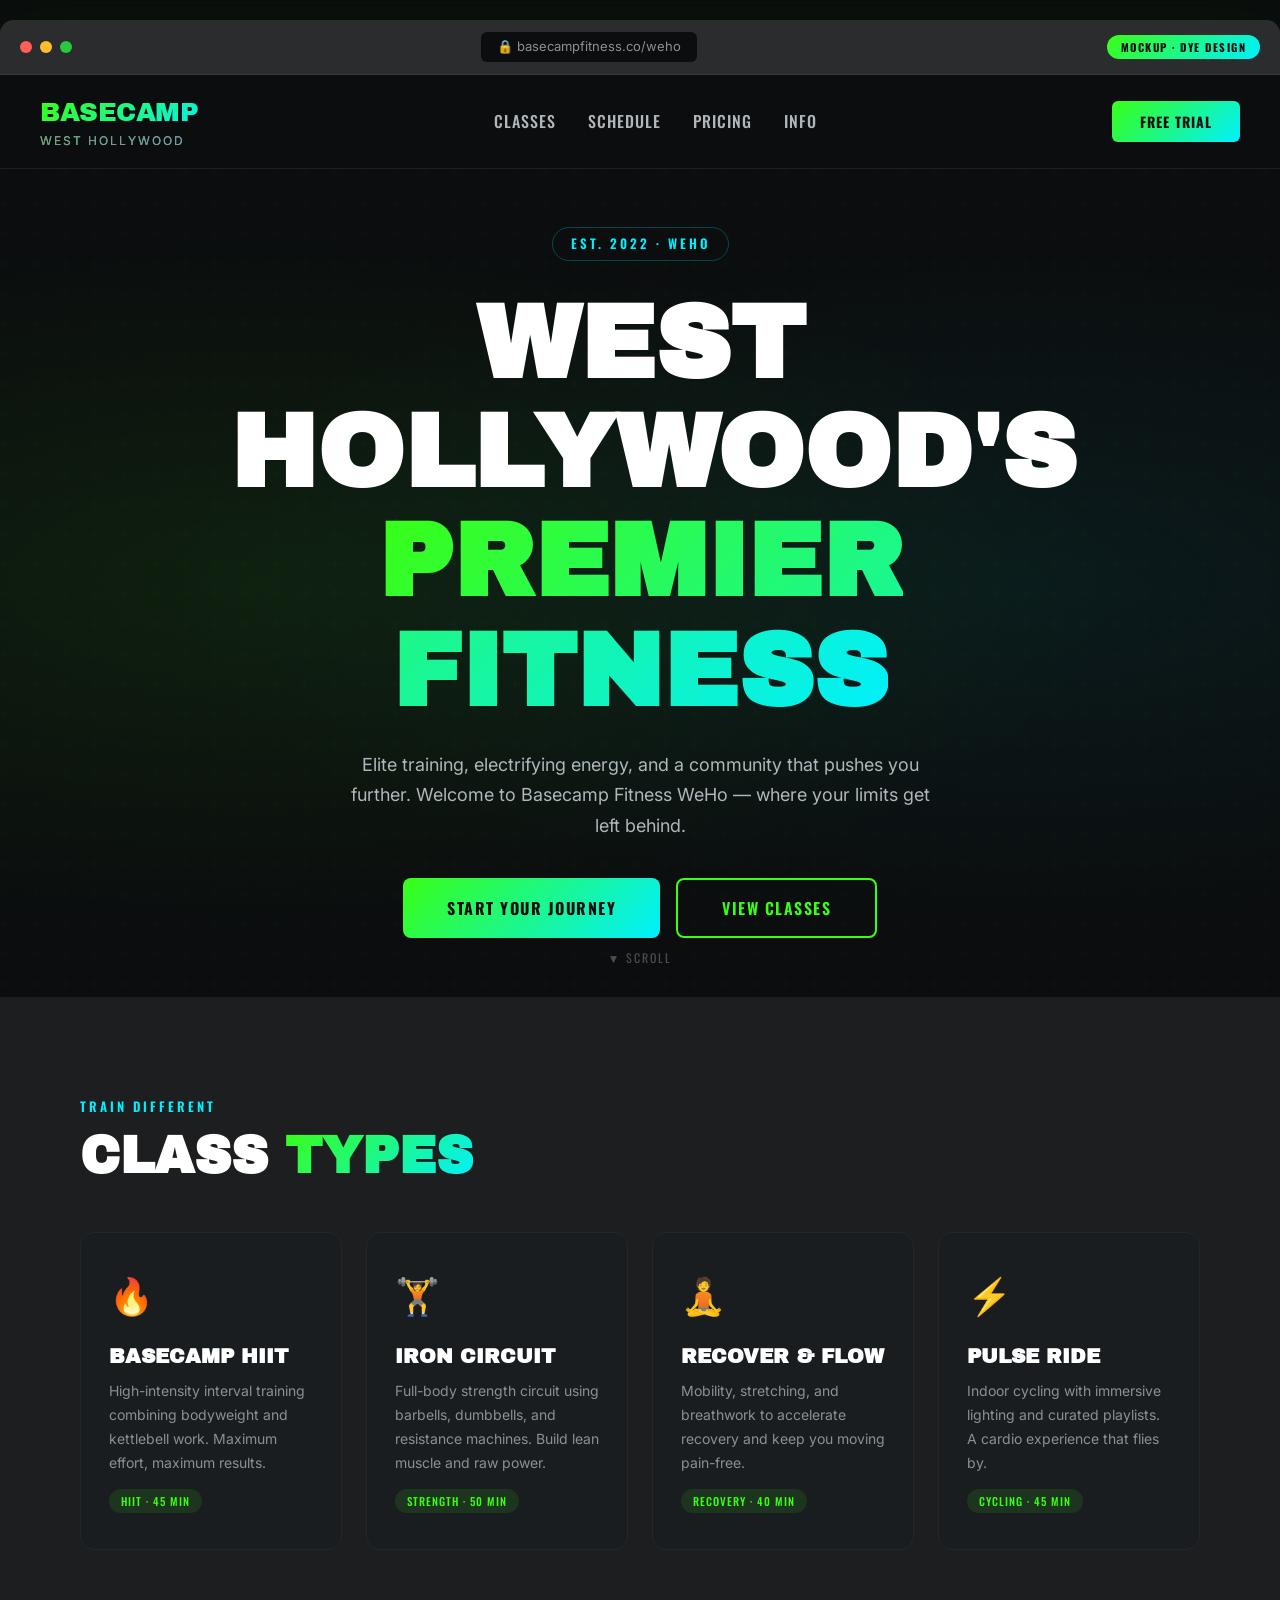
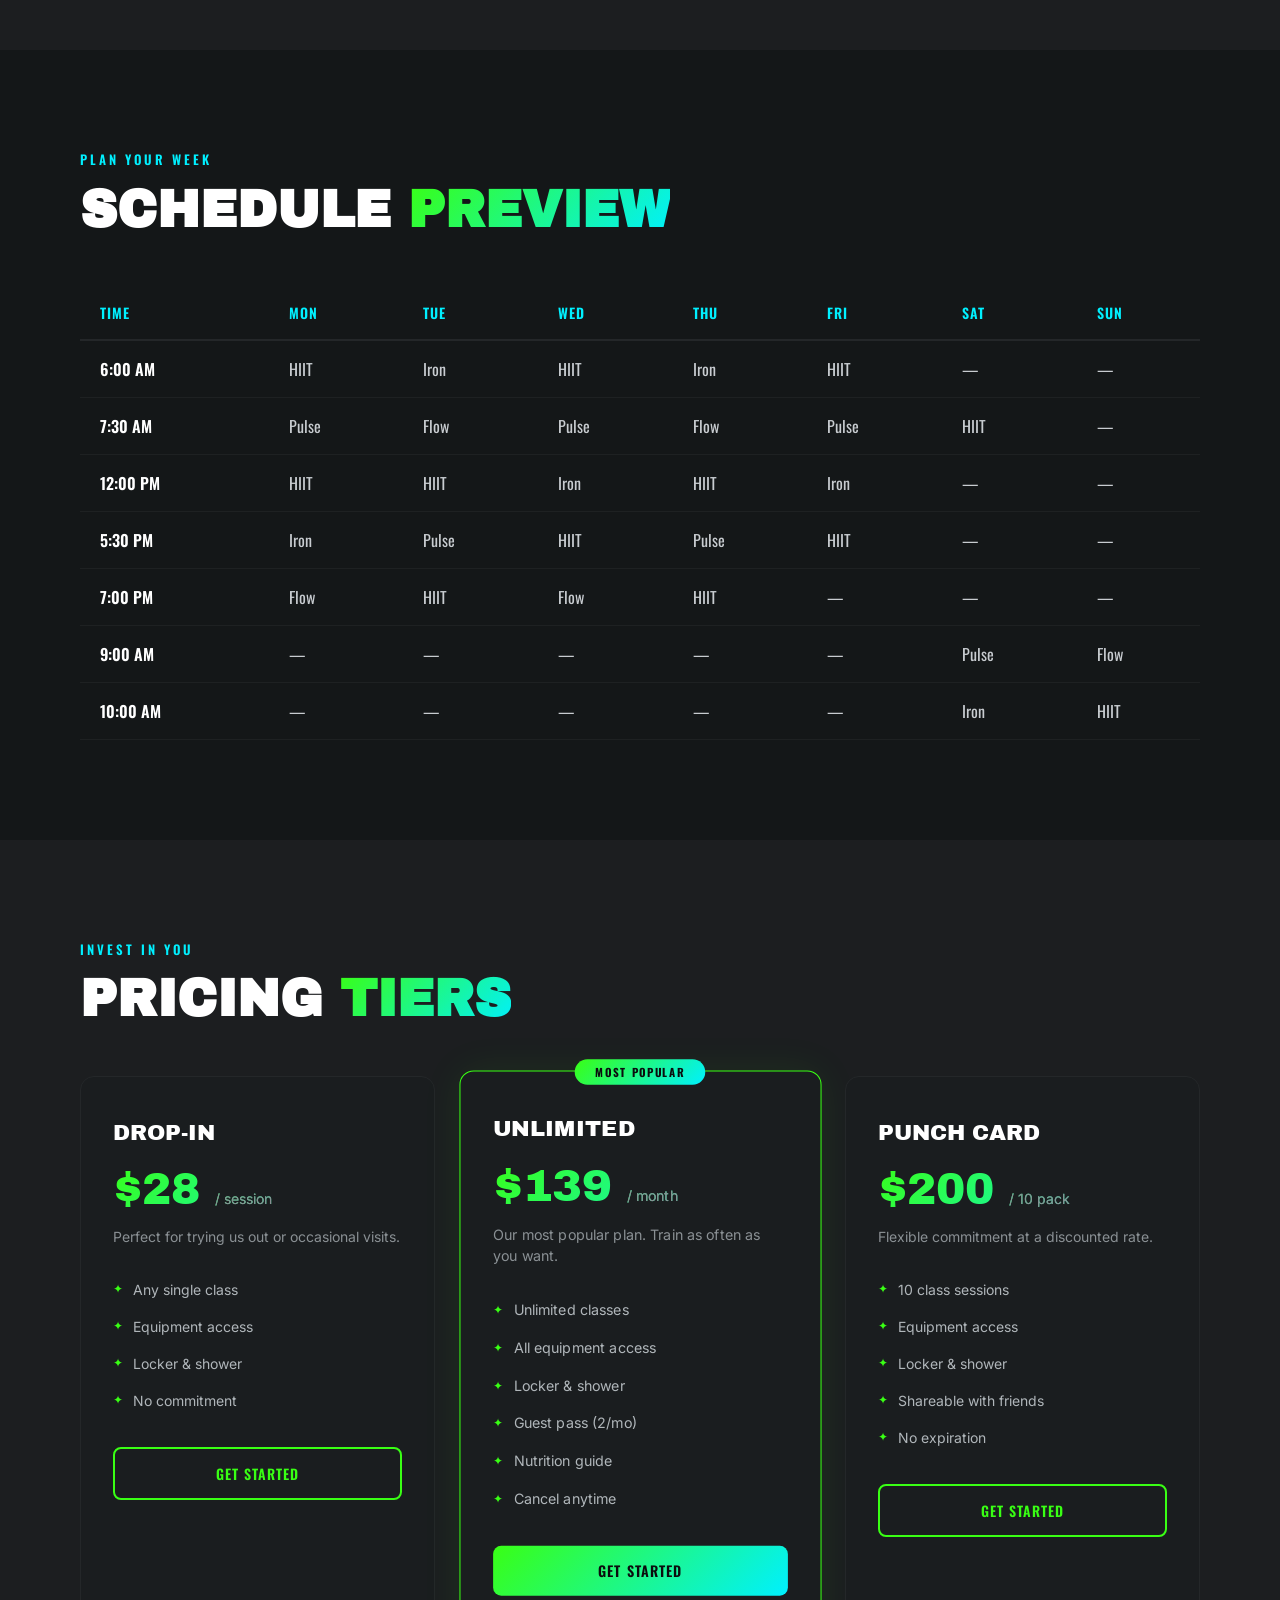
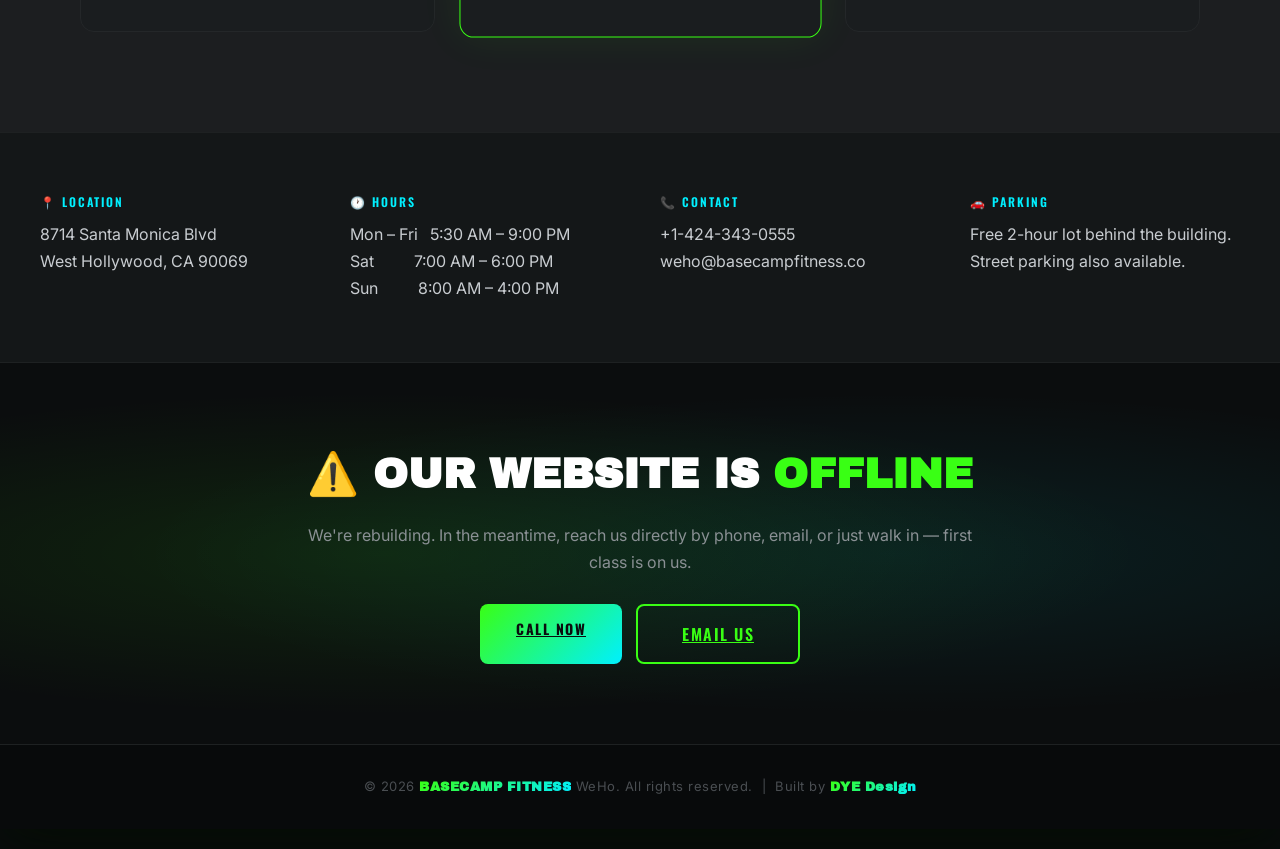
<file: mockups/Basecamp_Fitness_Mockup.html>
<!DOCTYPE html>
<html lang="en">
<head>
  <meta charset="UTF-8">
  <meta name="viewport" content="width=device-width, initial-scale=1.0">
  <title>Basecamp Fitness WeHo – West Hollywood</title>
  <link rel="preconnect" href="https://fonts.googleapis.com">
  <link rel="preconnect" href="https://fonts.gstatic.com" crossorigin>
  <link href="https://fonts.googleapis.com/css2?family=Archivo+Black&family=Oswald:wght@400;500;600;700&family=Inter:wght@400;500;600&display=swap" rel="stylesheet">
  <style>
    /* ── Reset & Base ── */
    *, *::before, *::after { box-sizing: border-box; margin: 0; padding: 0; }
    html { scroll-behavior: smooth; }
    body {
      font-family: 'Inter', sans-serif;
      background: #0b0d0e;
      color: #e8ecef;
      line-height: 1.5;
      -webkit-font-smoothing: antialiased;
    }

    /* ── Colors ── */
    :root {
      --neon-green: #39ff14;
      --cyan: #00f0ff;
      --dark-bg: #0b0d0e;
      --panel-bg: #141718;
      --card-bg: #1a1d1f;
      --accent-gradient: linear-gradient(135deg, #39ff14, #00f0ff);
      --text-light: #e8ecef;
      --text-muted: #8a9094;
    }

    /* ── Typography ── */
    .font-display { font-family: 'Archivo Black', sans-serif; }
    .font-condensed { font-family: 'Oswald', sans-serif; }

    /* ── Mockup Chrome ── */
    .mockup-chrome {
      position: relative;
      max-width: 1280px;
      margin: 20px auto;
      background: #1c1e20;
      border-radius: 14px 14px 0 0;
      box-shadow: 0 0 60px rgba(57, 255, 20, 0.06), 0 20px 60px rgba(0,0,0,0.7);
      overflow: hidden;
    }
    .chrome-bar {
      display: flex;
      align-items: center;
      justify-content: space-between;
      padding: 12px 20px;
      background: #2a2c2e;
      border-bottom: 1px solid #383b3e;
    }
    .chrome-dots {
      display: flex;
      gap: 8px;
    }
    .chrome-dots span {
      width: 12px; height: 12px;
      border-radius: 50%;
      display: block;
    }
    .chrome-dots span:nth-child(1) { background: #ff5f57; }
    .chrome-dots span:nth-child(2) { background: #ffbd2e; }
    .chrome-dots span:nth-child(3) { background: #28c840; }

    .chrome-badge {
      background: var(--accent-gradient);
      color: #0b0d0e;
      font-family: 'Oswald', sans-serif;
      font-weight: 700;
      font-size: 11px;
      text-transform: uppercase;
      letter-spacing: 1.5px;
      padding: 4px 14px;
      border-radius: 20px;
    }
    .chrome-url {
      font-family: 'Inter', sans-serif;
      font-size: 13px;
      color: #8a9094;
      background: #0b0d0e;
      padding: 5px 16px;
      border-radius: 6px;
      max-width: 320px;
      overflow: hidden;
      text-overflow: ellipsis;
      white-space: nowrap;
    }
    .chrome-url span { color: #39ff14; }

    /* ── Nav ── */
    .nav {
      display: flex;
      align-items: center;
      justify-content: space-between;
      padding: 18px 40px;
      background: var(--dark-bg);
      border-bottom: 1px solid #1e2122;
    }
    .logo {
      font-family: 'Archivo Black', sans-serif;
      font-size: 26px;
      background: var(--accent-gradient);
      -webkit-background-clip: text;
      -webkit-text-fill-color: transparent;
      background-clip: text;
      letter-spacing: -0.5px;
    }
    .logo small {
      font-family: 'Inter', sans-serif;
      font-size: 12px;
      -webkit-text-fill-color: #8a9094;
      display: block;
      letter-spacing: 2px;
      text-transform: uppercase;
    }
    .nav-links {
      display: flex;
      gap: 32px;
      list-style: none;
    }
    .nav-links a {
      font-family: 'Oswald', sans-serif;
      font-weight: 500;
      font-size: 16px;
      color: #b0b6ba;
      text-decoration: none;
      text-transform: uppercase;
      letter-spacing: 1px;
      transition: color 0.2s;
    }
    .nav-links a:hover { color: var(--neon-green); }

    .nav-cta {
      background: var(--accent-gradient);
      color: #0b0d0e;
      font-family: 'Oswald', sans-serif;
      font-weight: 700;
      font-size: 14px;
      text-transform: uppercase;
      letter-spacing: 1px;
      padding: 10px 28px;
      border: none;
      border-radius: 6px;
      cursor: pointer;
      transition: filter 0.3s, transform 0.2s;
    }
    .nav-cta:hover { filter: brightness(1.15); transform: scale(1.03); }

    /* ── Hero ── */
    .hero {
      position: relative;
      min-height: 92vh;
      display: flex;
      align-items: center;
      justify-content: center;
      text-align: center;
      background:
        radial-gradient(ellipse at 20% 50%, rgba(57,255,20,0.08) 0%, transparent 60%),
        radial-gradient(ellipse at 80% 50%, rgba(0,240,255,0.06) 0%, transparent 60%),
        var(--dark-bg);
      overflow: hidden;
      padding: 40px 24px;
    }
    .hero::before {
      content: '';
      position: absolute;
      inset: 0;
      background: url("data:image/svg+xml,%3Csvg width='60' height='60' viewBox='0 0 60 60' xmlns='http://www.w3.org/2000/svg'%3E%3Cg fill='none' fill-rule='evenodd'%3E%3Cg fill='%2339ff14' fill-opacity='0.03'%3E%3Cpath d='M36 34v-4h-2v4h-4v2h4v4h2v-4h4v-2h-4zm0-30V0h-2v4h-4v2h4v4h2V6h4V4h-4zM6 34v-4H4v4H0v2h4v4h2v-4h4v-2H6zM6 4V0H4v4H0v2h4v4h2V6h4V4H6z'/%3E%3C/g%3E%3C/g%3E%3C/svg%3E");
      opacity: 0.4;
    }
    .hero-content {
      position: relative;
      z-index: 2;
      max-width: 820px;
    }
    .hero-tag {
      display: inline-block;
      font-family: 'Oswald', sans-serif;
      font-weight: 600;
      font-size: 13px;
      letter-spacing: 3px;
      text-transform: uppercase;
      color: var(--cyan);
      border: 1px solid rgba(0,240,255,0.25);
      padding: 6px 18px;
      border-radius: 30px;
      margin-bottom: 28px;
    }
    .hero h1 {
      font-family: 'Archivo Black', sans-serif;
      font-size: clamp(3rem, 9vw, 6.5rem);
      line-height: 1.05;
      text-transform: uppercase;
      margin-bottom: 24px;
      color: #fff;
    }
    .hero h1 span {
      background: var(--accent-gradient);
      -webkit-background-clip: text;
      -webkit-text-fill-color: transparent;
      background-clip: text;
    }
    .hero p {
      font-size: 18px;
      color: #b0b6ba;
      max-width: 580px;
      margin: 0 auto 36px;
      line-height: 1.7;
    }
    .hero-actions {
      display: flex;
      gap: 16px;
      justify-content: center;
      flex-wrap: wrap;
    }
    .btn-primary {
      background: var(--accent-gradient);
      color: #0b0d0e;
      font-family: 'Oswald', sans-serif;
      font-weight: 700;
      font-size: 16px;
      text-transform: uppercase;
      letter-spacing: 1.5px;
      padding: 16px 44px;
      border: none;
      border-radius: 8px;
      cursor: pointer;
      transition: filter 0.3s, transform 0.2s;
    }
    .btn-primary:hover { filter: brightness(1.15); transform: scale(1.03); }
    .btn-secondary {
      background: transparent;
      color: var(--neon-green);
      font-family: 'Oswald', sans-serif;
      font-weight: 600;
      font-size: 16px;
      text-transform: uppercase;
      letter-spacing: 1.5px;
      padding: 16px 44px;
      border: 2px solid var(--neon-green);
      border-radius: 8px;
      cursor: pointer;
      transition: background 0.3s, transform 0.2s;
    }
    .btn-secondary:hover { background: rgba(57,255,20,0.1); transform: scale(1.03); }

    .hero-scroll {
      position: absolute;
      bottom: 30px;
      left: 50%;
      transform: translateX(-50%);
      color: #4a4e52;
      font-size: 12px;
      letter-spacing: 2px;
      text-transform: uppercase;
      font-family: 'Oswald', sans-serif;
      animation: float 2.5s ease-in-out infinite;
    }
    @keyframes float {
      0%, 100% { transform: translateX(-50%) translateY(0); }
      50% { transform: translateX(-50%) translateY(-8px); }
    }

    /* ── Section Shared ── */
    .section {
      padding: 100px 40px;
      max-width: 1200px;
      margin: 0 auto;
    }
    .section-label {
      font-family: 'Oswald', sans-serif;
      font-weight: 600;
      font-size: 13px;
      letter-spacing: 3px;
      text-transform: uppercase;
      color: var(--cyan);
      margin-bottom: 12px;
    }
    .section-header {
      display: flex;
      justify-content: space-between;
      align-items: flex-end;
      margin-bottom: 48px;
      gap: 24px;
      flex-wrap: wrap;
    }
    .section-title {
      font-family: 'Archivo Black', sans-serif;
      font-size: clamp(2rem, 4vw, 3.2rem);
      text-transform: uppercase;
      color: #fff;
      line-height: 1.1;
    }
    .section-title span { background: var(--accent-gradient); -webkit-background-clip: text; -webkit-text-fill-color: transparent; background-clip: text; }

    /* ── Class Types ── */
    .classes-grid {
      display: grid;
      grid-template-columns: repeat(auto-fit, minmax(260px, 1fr));
      gap: 24px;
    }
    .class-card {
      background: var(--card-bg);
      border-radius: 14px;
      padding: 36px 28px;
      border: 1px solid #242729;
      transition: border-color 0.3s, transform 0.3s;
      position: relative;
      overflow: hidden;
    }
    .class-card::after {
      content: '';
      position: absolute;
      top: 0; left: 0; right: 0;
      height: 3px;
      background: var(--accent-gradient);
      opacity: 0;
      transition: opacity 0.3s;
    }
    .class-card:hover { border-color: #39ff14; transform: translateY(-4px); }
    .class-card:hover::after { opacity: 1; }

    .class-icon {
      font-size: 36px;
      margin-bottom: 18px;
    }
    .class-card h3 {
      font-family: 'Archivo Black', sans-serif;
      font-size: 20px;
      text-transform: uppercase;
      color: #fff;
      margin-bottom: 8px;
    }
    .class-card p {
      color: #8a9094;
      font-size: 14px;
      line-height: 1.7;
    }
    .class-card .tag {
      display: inline-block;
      font-family: 'Oswald', sans-serif;
      font-weight: 500;
      font-size: 11px;
      letter-spacing: 1px;
      text-transform: uppercase;
      color: var(--neon-green);
      background: rgba(57,255,20,0.1);
      padding: 4px 12px;
      border-radius: 20px;
      margin-top: 14px;
    }

    /* ── Schedule Preview ── */
    .schedule-bg {
      background: var(--panel-bg);
    }
    .schedule-table {
      width: 100%;
      border-collapse: collapse;
      font-family: 'Oswald', sans-serif;
    }
    .schedule-table thead th {
      text-align: left;
      padding: 16px 20px;
      font-weight: 600;
      font-size: 14px;
      letter-spacing: 1px;
      text-transform: uppercase;
      color: var(--cyan);
      border-bottom: 2px solid #242729;
    }
    .schedule-table tbody td {
      padding: 16px 20px;
      border-bottom: 1px solid #1e2122;
      font-size: 16px;
      font-weight: 400;
      color: #c8ccd0;
    }
    .schedule-table tbody td:first-child { color: #fff; font-weight: 600; }
    .schedule-table tbody tr:hover td { background: rgba(57,255,20,0.04); }
    .schedule-badge {
      display: inline-block;
      background: var(--accent-gradient);
      color: #0b0d0e;
      font-family: 'Oswald', sans-serif;
      font-weight: 600;
      font-size: 11px;
      letter-spacing: 1px;
      text-transform: uppercase;
      padding: 2px 12px;
      border-radius: 20px;
    }

    /* ── Pricing ── */
    .pricing-grid {
      display: grid;
      grid-template-columns: repeat(auto-fit, minmax(280px, 1fr));
      gap: 28px;
      margin-top: 16px;
    }
    .pricing-card {
      background: var(--card-bg);
      border-radius: 14px;
      padding: 40px 32px;
      border: 1px solid #242729;
      position: relative;
      transition: border-color 0.3s, transform 0.3s;
    }
    .pricing-card.featured {
      border-color: var(--neon-green);
      transform: scale(1.02);
      box-shadow: 0 0 40px rgba(57,255,20,0.08);
    }
    .pricing-card.featured::before {
      content: 'Most Popular';
      position: absolute;
      top: -12px; left: 50%;
      transform: translateX(-50%);
      background: var(--accent-gradient);
      color: #0b0d0e;
      font-family: 'Oswald', sans-serif;
      font-weight: 700;
      font-size: 11px;
      letter-spacing: 1.5px;
      text-transform: uppercase;
      padding: 4px 20px;
      border-radius: 20px;
    }
    .pricing-card:hover { border-color: var(--cyan); transform: translateY(-4px); }
    .pricing-card.featured:hover { transform: scale(1.02) translateY(-4px); }

    .pricing-name {
      font-family: 'Archivo Black', sans-serif;
      font-size: 22px;
      text-transform: uppercase;
      color: #fff;
      margin-bottom: 6px;
    }
    .pricing-price {
      font-family: 'Archivo Black', sans-serif;
      font-size: 44px;
      background: var(--accent-gradient);
      -webkit-background-clip: text;
      -webkit-text-fill-color: transparent;
      background-clip: text;
      margin-bottom: 4px;
    }
    .pricing-price small {
      font-family: 'Inter', sans-serif;
      font-size: 14px;
      -webkit-text-fill-color: #8a9094;
      font-weight: 400;
    }
    .pricing-desc {
      color: #8a9094;
      font-size: 14px;
      margin-bottom: 24px;
    }
    .pricing-features {
      list-style: none;
      margin-bottom: 28px;
    }
    .pricing-features li {
      padding: 8px 0;
      color: #b0b6ba;
      font-size: 14px;
      display: flex;
      align-items: center;
      gap: 10px;
    }
    .pricing-features li::before {
      content: '✦';
      color: var(--neon-green);
      font-size: 12px;
    }
    .pricing-btn {
      width: 100%;
      background: transparent;
      color: var(--neon-green);
      font-family: 'Oswald', sans-serif;
      font-weight: 600;
      font-size: 14px;
      text-transform: uppercase;
      letter-spacing: 1px;
      padding: 14px;
      border: 2px solid var(--neon-green);
      border-radius: 8px;
      cursor: pointer;
      transition: background 0.3s, color 0.3s;
    }
    .pricing-btn:hover { background: var(--neon-green); color: #0b0d0e; }
    .pricing-card.featured .pricing-btn {
      background: var(--accent-gradient);
      color: #0b0d0e;
      border: none;
    }
    .pricing-card.featured .pricing-btn:hover {
      filter: brightness(1.15);
    }

    /* ── Info Strip ── */
    .info-strip {
      background: var(--panel-bg);
      border-top: 1px solid #1e2122;
      border-bottom: 1px solid #1e2122;
      padding: 60px 40px;
    }
    .info-grid {
      max-width: 1200px;
      margin: 0 auto;
      display: grid;
      grid-template-columns: repeat(auto-fit, minmax(220px, 1fr));
      gap: 40px;
    }
    .info-item h4 {
      font-family: 'Oswald', sans-serif;
      font-weight: 600;
      font-size: 12px;
      letter-spacing: 2px;
      text-transform: uppercase;
      color: var(--cyan);
      margin-bottom: 10px;
    }
    .info-item p, .info-item a {
      font-size: 16px;
      color: #c8ccd0;
      line-height: 1.7;
      text-decoration: none;
    }
    .info-item a:hover { color: var(--neon-green); }

    /* ── Dead Site CTA ── */
    .dead-site-cta {
      background:
        radial-gradient(ellipse at 30% 50%, rgba(57,255,20,0.1) 0%, transparent 60%),
        radial-gradient(ellipse at 70% 50%, rgba(0,240,255,0.08) 0%, transparent 60%),
        var(--dark-bg);
      padding: 80px 40px;
      text-align: center;
      border-bottom: 1px solid #1e2122;
    }
    .dead-site-cta .inner {
      max-width: 680px;
      margin: 0 auto;
    }
    .dead-site-cta h2 {
      font-family: 'Archivo Black', sans-serif;
      font-size: clamp(1.6rem, 3.5vw, 2.6rem);
      text-transform: uppercase;
      color: #fff;
      margin-bottom: 16px;
    }
    .dead-site-cta h2 span { color: var(--neon-green); }
    .dead-site-cta p {
      color: #8a9094;
      font-size: 16px;
      margin-bottom: 28px;
      line-height: 1.7;
    }
    .dead-site-cta .btn-group {
      display: flex;
      gap: 14px;
      justify-content: center;
      flex-wrap: wrap;
    }
    .dead-site-cta .btn-group .btn-primary { padding: 14px 36px; font-size: 14px; }

    /* ── Footer ── */
    .footer {
      padding: 32px 40px;
      text-align: center;
      background: #080a0b;
    }
    .footer p {
      font-size: 13px;
      color: #4a4e52;
      letter-spacing: 0.5px;
    }
    .footer strong {
      font-family: 'Archivo Black', sans-serif;
      background: var(--accent-gradient);
      -webkit-background-clip: text;
      -webkit-text-fill-color: transparent;
      background-clip: text;
    }

    /* ── Responsive ── */
    @media (max-width: 768px) {
      .chrome-url { display: none; }
      .nav { flex-wrap: wrap; gap: 16px; padding: 14px 20px; }
      .nav-links { gap: 16px; flex-wrap: wrap; }
      .nav-links a { font-size: 13px; }
      .section { padding: 60px 20px; }
      .hero { min-height: 80vh; }
      .pricing-card.featured { transform: none; }
      .pricing-card.featured:hover { transform: translateY(-4px); }
      .schedule-table { font-size: 13px; }
      .schedule-table thead th, .schedule-table tbody td { padding: 12px 12px; }
      .info-strip { padding: 40px 20px; }
      .dead-site-cta { padding: 50px 20px; }
      .footer { padding: 24px 20px; }
    }
    @media (max-width: 480px) {
      .nav-links { display: none; }
      .hero h1 { font-size: clamp(2rem, 12vw, 3.5rem); }
      .class-card { padding: 24px 20px; }
      .pricing-card { padding: 28px 20px; }
    }
  </style>
</head>
<body>

<!-- ═══════════ MOCKUP CHROME ═══════════ -->
<div class="mockup-chrome">
  <div class="chrome-bar">
    <div class="chrome-dots">
      <span></span><span></span><span></span>
    </div>
    <div class="chrome-url">
      <span>🔒</span> basecampfitness.co/weho
    </div>
    <div class="chrome-badge">Mockup · DYE Design</div>
  </div>

  <!-- ═══════════ NAV ═══════════ -->
  <nav class="nav">
    <div class="logo">
      BASECAMP
      <small>West Hollywood</small>
    </div>
    <ul class="nav-links">
      <li><a href="#classes">Classes</a></li>
      <li><a href="#schedule">Schedule</a></li>
      <li><a href="#pricing">Pricing</a></li>
      <li><a href="#info">Info</a></li>
    </ul>
    <button class="nav-cta">Free Trial</button>
  </nav>

  <!-- ═══════════ HERO ═══════════ -->
  <section class="hero" id="hero">
    <div class="hero-content">
      <div class="hero-tag">Est. 2022 · WeHo</div>
      <h1>West Hollywood's<br><span>Premier Fitness</span></h1>
      <p>Elite training, electrifying energy, and a community that pushes you further. Welcome to Basecamp Fitness WeHo — where your limits get left behind.</p>
      <div class="hero-actions">
        <button class="btn-primary">Start Your Journey</button>
        <button class="btn-secondary">View Classes</button>
      </div>
    </div>
    <div class="hero-scroll">▼ Scroll</div>
  </section>

  <!-- ═══════════ CLASSES ═══════════ -->
  <section class="section" id="classes">
    <div class="section-header">
      <div>
        <div class="section-label">Train Different</div>
        <h2 class="section-title">Class <span>Types</span></h2>
      </div>
    </div>
    <div class="classes-grid">
      <div class="class-card">
        <div class="class-icon">🔥</div>
        <h3>Basecamp HIIT</h3>
        <p>High-intensity interval training combining bodyweight and kettlebell work. Maximum effort, maximum results.</p>
        <span class="tag">HIIT · 45 min</span>
      </div>
      <div class="class-card">
        <div class="class-icon">🏋️</div>
        <h3>Iron Circuit</h3>
        <p>Full-body strength circuit using barbells, dumbbells, and resistance machines. Build lean muscle and raw power.</p>
        <span class="tag">Strength · 50 min</span>
      </div>
      <div class="class-card">
        <div class="class-icon">🧘</div>
        <h3>Recover &amp; Flow</h3>
        <p>Mobility, stretching, and breathwork to accelerate recovery and keep you moving pain-free.</p>
        <span class="tag">Recovery · 40 min</span>
      </div>
      <div class="class-card">
        <div class="class-icon">⚡</div>
        <h3>Pulse Ride</h3>
        <p>Indoor cycling with immersive lighting and curated playlists. A cardio experience that flies by.</p>
        <span class="tag">Cycling · 45 min</span>
      </div>
    </div>
  </section>

  <!-- ═══════════ SCHEDULE ═══════════ -->
  <div class="schedule-bg" id="schedule">
    <section class="section">
      <div class="section-header">
        <div>
          <div class="section-label">Plan Your Week</div>
          <h2 class="section-title">Schedule <span>Preview</span></h2>
        </div>
      </div>
      <table class="schedule-table">
        <thead>
          <tr>
            <th>Time</th>
            <th>Mon</th>
            <th>Tue</th>
            <th>Wed</th>
            <th>Thu</th>
            <th>Fri</th>
            <th>Sat</th>
            <th>Sun</th>
          </tr>
        </thead>
        <tbody>
          <tr>
            <td>6:00 AM</td>
            <td>HIIT</td>
            <td>Iron</td>
            <td>HIIT</td>
            <td>Iron</td>
            <td>HIIT</td>
            <td>—</td>
            <td>—</td>
          </tr>
          <tr>
            <td>7:30 AM</td>
            <td>Pulse</td>
            <td>Flow</td>
            <td>Pulse</td>
            <td>Flow</td>
            <td>Pulse</td>
            <td>HIIT</td>
            <td>—</td>
          </tr>
          <tr>
            <td>12:00 PM</td>
            <td>HIIT</td>
            <td>HIIT</td>
            <td>Iron</td>
            <td>HIIT</td>
            <td>Iron</td>
            <td>—</td>
            <td>—</td>
          </tr>
          <tr>
            <td>5:30 PM</td>
            <td>Iron</td>
            <td>Pulse</td>
            <td>HIIT</td>
            <td>Pulse</td>
            <td>HIIT</td>
            <td>—</td>
            <td>—</td>
          </tr>
          <tr>
            <td>7:00 PM</td>
            <td>Flow</td>
            <td>HIIT</td>
            <td>Flow</td>
            <td>HIIT</td>
            <td>—</td>
            <td>—</td>
            <td>—</td>
          </tr>
          <tr>
            <td>9:00 AM</td>
            <td>—</td>
            <td>—</td>
            <td>—</td>
            <td>—</td>
            <td>—</td>
            <td>Pulse</td>
            <td>Flow</td>
          </tr>
          <tr>
            <td>10:00 AM</td>
            <td>—</td>
            <td>—</td>
            <td>—</td>
            <td>—</td>
            <td>—</td>
            <td>Iron</td>
            <td>HIIT</td>
          </tr>
        </tbody>
      </table>
    </section>
  </div>

  <!-- ═══════════ PRICING ═══════════ -->
  <section class="section" id="pricing">
    <div class="section-header">
      <div>
        <div class="section-label">Invest in You</div>
        <h2 class="section-title">Pricing <span>Tiers</span></h2>
      </div>
    </div>
    <div class="pricing-grid">
      <div class="pricing-card">
        <div class="pricing-name">Drop-In</div>
        <div class="pricing-price">$28 <small>/ session</small></div>
        <p class="pricing-desc">Perfect for trying us out or occasional visits.</p>
        <ul class="pricing-features">
          <li>Any single class</li>
          <li>Equipment access</li>
          <li>Locker &amp; shower</li>
          <li>No commitment</li>
        </ul>
        <button class="pricing-btn">Get Started</button>
      </div>
      <div class="pricing-card featured">
        <div class="pricing-name">Unlimited</div>
        <div class="pricing-price">$139 <small>/ month</small></div>
        <p class="pricing-desc">Our most popular plan. Train as often as you want.</p>
        <ul class="pricing-features">
          <li>Unlimited classes</li>
          <li>All equipment access</li>
          <li>Locker &amp; shower</li>
          <li>Guest pass (2/mo)</li>
          <li>Nutrition guide</li>
          <li>Cancel anytime</li>
        </ul>
        <button class="pricing-btn">Get Started</button>
      </div>
      <div class="pricing-card">
        <div class="pricing-name">Punch Card</div>
        <div class="pricing-price">$200 <small>/ 10 pack</small></div>
        <p class="pricing-desc">Flexible commitment at a discounted rate.</p>
        <ul class="pricing-features">
          <li>10 class sessions</li>
          <li>Equipment access</li>
          <li>Locker &amp; shower</li>
          <li>Shareable with friends</li>
          <li>No expiration</li>
        </ul>
        <button class="pricing-btn">Get Started</button>
      </div>
    </div>
  </section>

  <!-- ═══════════ INFO STRIP ═══════════ -->
  <div class="info-strip" id="info">
    <div class="info-grid">
      <div class="info-item">
        <h4>📍 Location</h4>
        <p>8714 Santa Monica Blvd<br>West Hollywood, CA 90069</p>
      </div>
      <div class="info-item">
        <h4>🕐 Hours</h4>
        <p>
          Mon – Fri &nbsp; 5:30 AM – 9:00 PM<br>
          Sat &nbsp;&nbsp;&nbsp;&nbsp;&nbsp;&nbsp;&nbsp;&nbsp; 7:00 AM – 6:00 PM<br>
          Sun &nbsp;&nbsp;&nbsp;&nbsp;&nbsp;&nbsp;&nbsp;&nbsp; 8:00 AM – 4:00 PM
        </p>
      </div>
      <div class="info-item">
        <h4>📞 Contact</h4>
        <p>
          <a href="tel:+14243430555">+1-424-343-0555</a><br>
          <a href="mailto:weho@basecampfitness.co">weho@basecampfitness.co</a>
        </p>
      </div>
      <div class="info-item">
        <h4>🚗 Parking</h4>
        <p>Free 2-hour lot behind the building. Street parking also available.</p>
      </div>
    </div>
  </div>

  <!-- ═══════════ DEAD SITE CTA ═══════════ -->
  <section class="dead-site-cta">
    <div class="inner">
      <h2>⚠️ Our website is <span>offline</span></h2>
      <p>We're rebuilding. In the meantime, reach us directly by phone, email, or just walk in — first class is on us.</p>
      <div class="btn-group">
        <a href="tel:+14243430555" class="btn-primary">Call Now</a>
        <a href="mailto:weho@basecampfitness.co" class="btn-secondary">Email Us</a>
      </div>
    </div>
  </section>

  <!-- ═══════════ FOOTER ═══════════ -->
  <footer class="footer">
    <p>&copy; 2026 <strong>BASECAMP FITNESS</strong> WeHo. All rights reserved. &nbsp;|&nbsp; Built by <strong>DYE Design</strong></p>
  </footer>

</div><!-- /.mockup-chrome -->

</body>
</html>
</file>
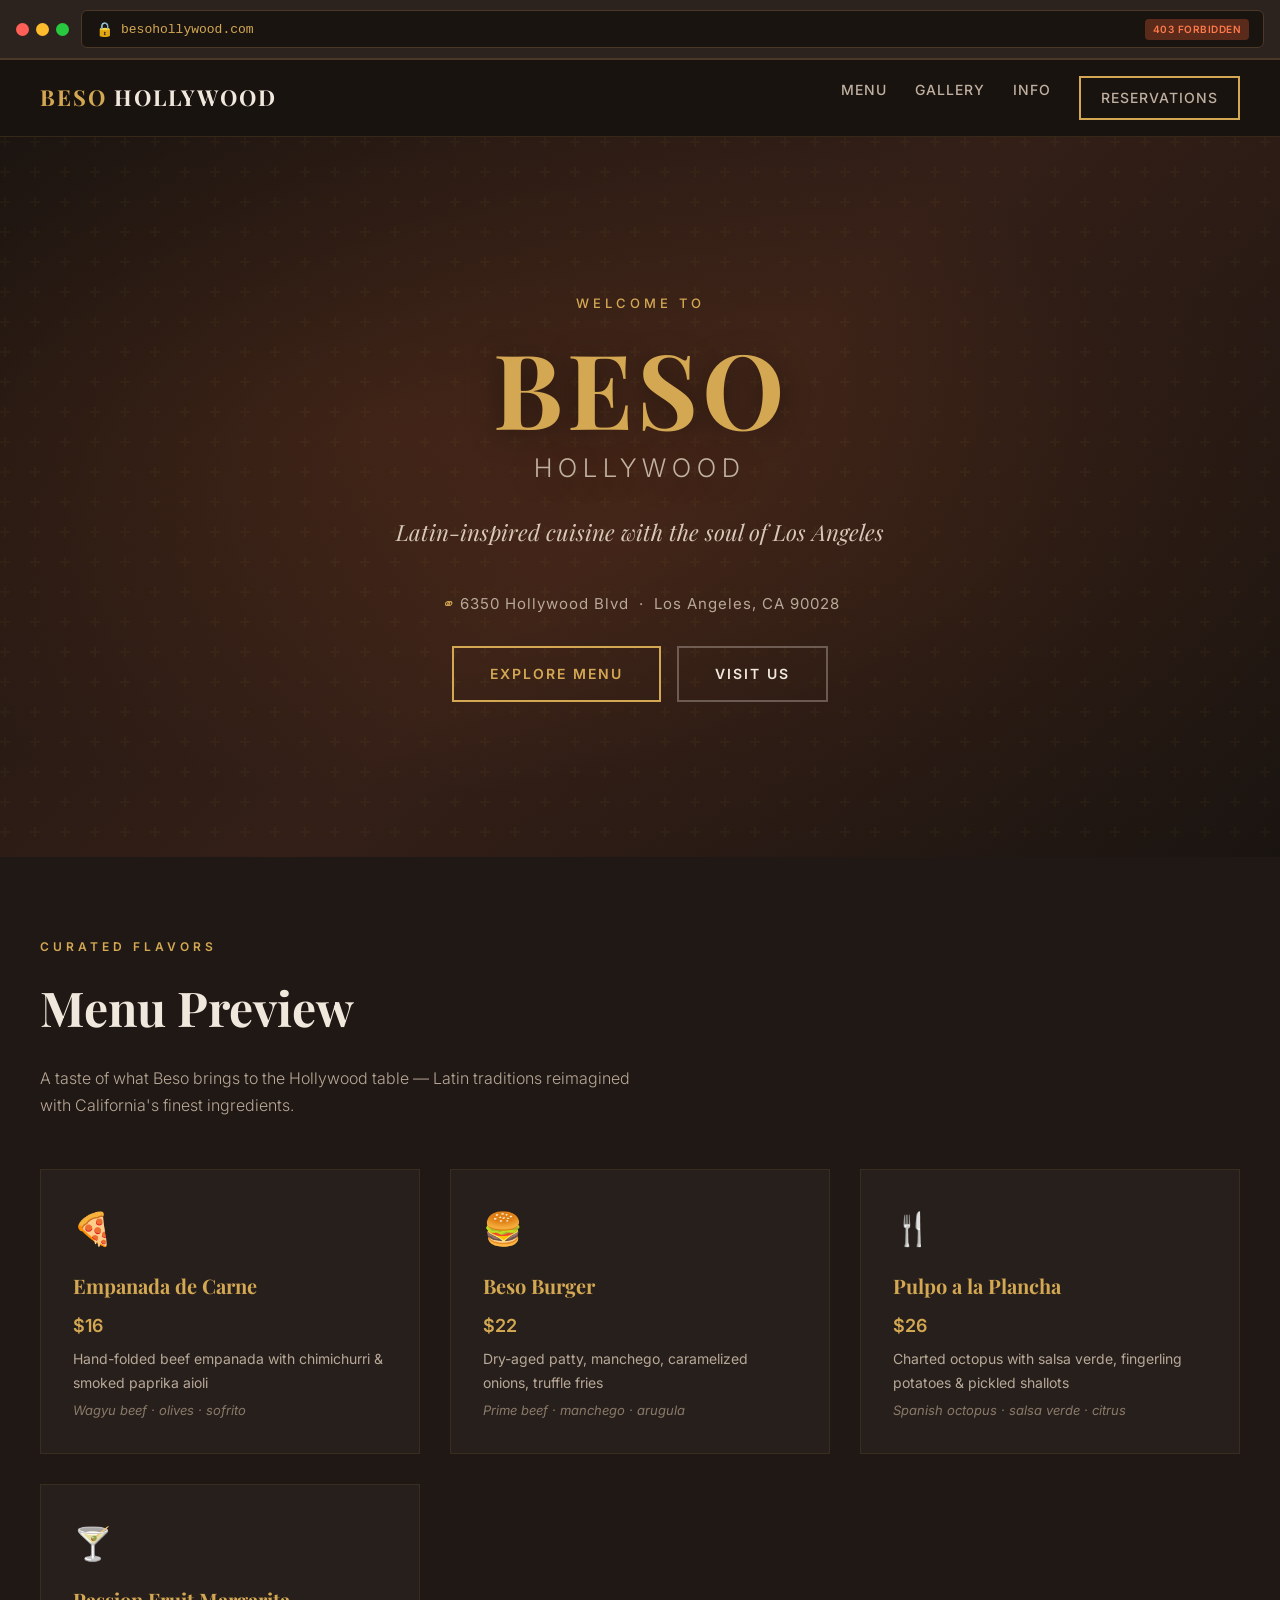
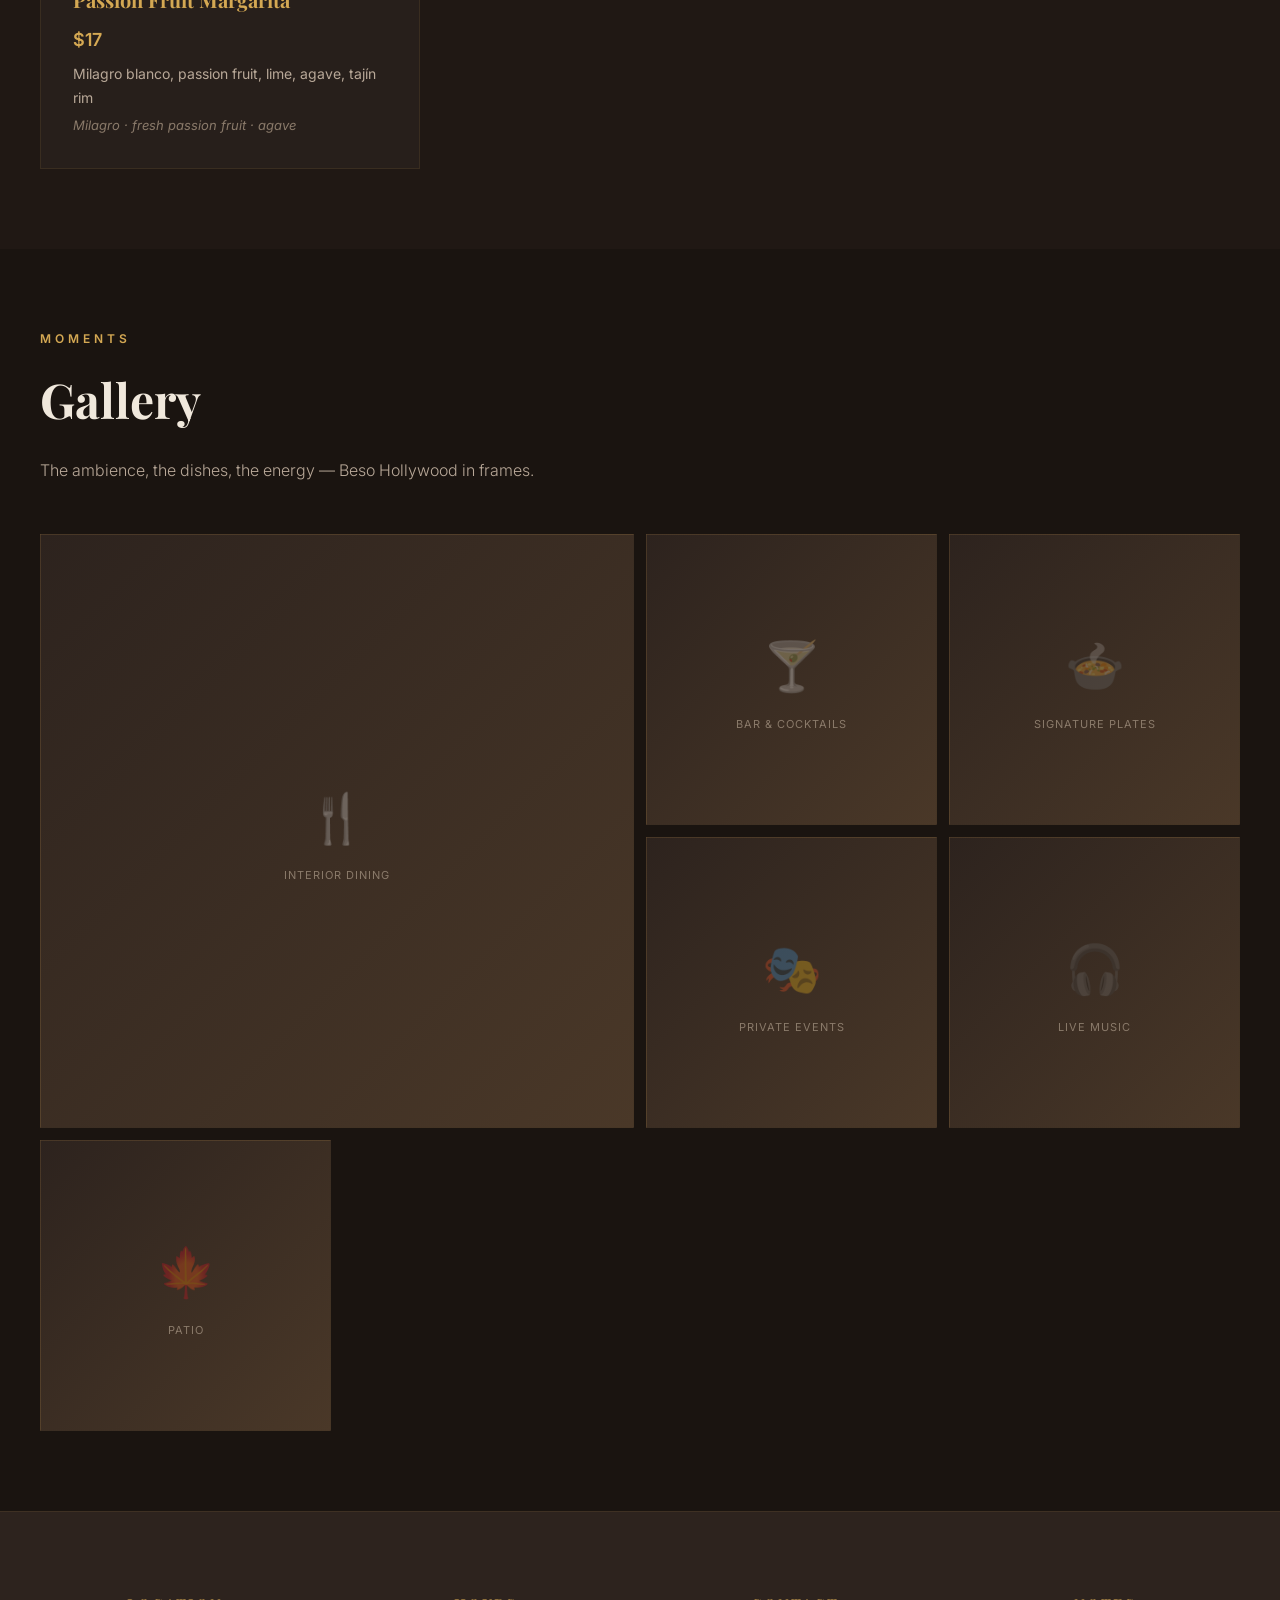
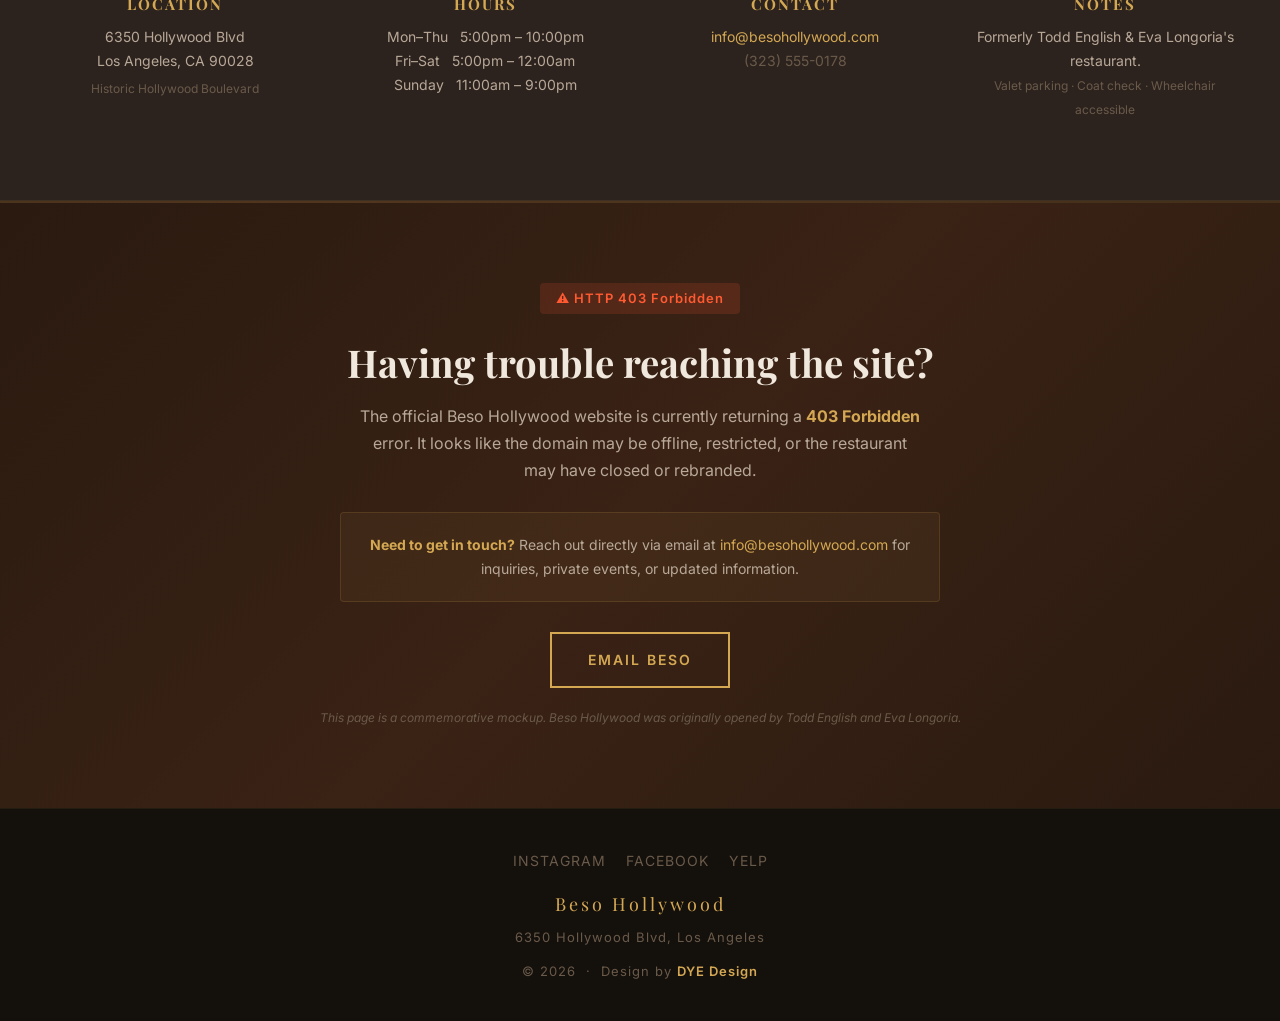
<file: mockups/Beso_Hollywood_Mockup.html>
<!DOCTYPE html>
<html lang="en">
<head>
    <meta charset="UTF-8">
    <meta name="viewport" content="width=device-width, initial-scale=1.0">
    <title>Beso Hollywood</title>
    <link rel="preconnect" href="https://fonts.googleapis.com">
    <link rel="preconnect" href="https://fonts.gstatic.com" crossorigin>
    <link href="https://fonts.googleapis.com/css2?family=Playfair+Display:ital,wght@0,400;0,600;0,700;1,400;1,600&family=Inter:wght@300;400;500;600&display=swap" rel="stylesheet">
    <style>
        /* ── Reset & Base ── */
        *, *::before, *::after { margin:0; padding:0; box-sizing:border-box; }
        html { scroll-behavior:smooth; }
        body {
            font-family: 'Inter', -apple-system, BlinkMacSystemFont, sans-serif;
            background: #1a1410;
            color: #f0e8dc;
            line-height: 1.7;
            -webkit-font-smoothing: antialiased;
        }
        h1, h2, h3, h4, h5, h6 {
            font-family: 'Playfair Display', Georgia, 'Times New Roman', serif;
            font-weight: 700;
        }
        a { color: #d4a853; text-decoration:none; transition:color .25s; }
        a:hover { color: #f0d080; }
        img { max-width:100%; display:block; }

        /* ── Browser Chrome ── */
        .browser-chrome {
            width:100%;
            background: #2d231e;
            border-bottom:2px solid #4a3828;
            padding:10px 16px;
            display:flex;
            align-items:center;
            gap:12px;
            user-select:none;
            position:sticky;
            top:0;
            z-index:100;
            flex-wrap:wrap;
        }
        .browser-dots { display:flex; gap:7px; }
        .browser-dots span {
            width:13px; height:13px; border-radius:50%;
            display:inline-block;
        }
        .browser-dots .red    { background:#ff5f56; }
        .browser-dots .yellow { background:#ffbd2e; }
        .browser-dots .green  { background:#27c93f; }
        .browser-address {
            flex:1; min-width:200px;
            background:#1a1410;
            border:1px solid #4a3828;
            border-radius:6px;
            padding:6px 14px;
            font-size:13px;
            color:#b8a898;
            display:flex;
            align-items:center;
            gap:8px;
            font-family: 'Inter', monospace;
        }
        .browser-address .lock { color:#6a9e5a; font-size:14px; }
        .browser-address .url  { color:#b8a898; }
        .browser-address .url code { color:#d4a853; }
        .browser-address .badge {
            margin-left:auto;
            background:#5a2a1a;
            color:#ff7a4a;
            font-size:10px;
            font-weight:600;
            padding:2px 8px;
            border-radius:4px;
            text-transform:uppercase;
            letter-spacing:.5px;
        }

        /* ── Nav ── */
        nav {
            background: rgba(26,20,16,.95);
            backdrop-filter: blur(8px);
            padding:16px 40px;
            display:flex;
            justify-content:space-between;
            align-items:center;
            border-bottom:1px solid rgba(212,168,83,.15);
            position:sticky;
            top:41px;
            z-index:99;
        }
        nav .logo {
            font-family:'Playfair Display', serif;
            font-size:22px;
            font-weight:700;
            letter-spacing:2px;
            color:#d4a853;
            text-transform:uppercase;
        }
        nav .logo span { color:#f0e8dc; }
        nav .nav-links { display:flex; gap:28px; list-style:none; }
        nav .nav-links a {
            font-size:14px;
            font-weight:500;
            letter-spacing:1px;
            text-transform:uppercase;
            color:#c0b0a0;
            position:relative;
        }
        nav .nav-links a::after {
            content:'';
            position:absolute;
            bottom:-4px; left:0;
            width:0; height:2px;
            background:#d4a853;
            transition:width .3s;
        }
        nav .nav-links a:hover::after { width:100%; }
        nav .nav-links a:hover { color:#d4a853; }
        .nav-toggle { display:none; flex-direction:column; gap:4px; cursor:pointer; }
        .nav-toggle span { width:26px; height:2px; background:#d4a853; border-radius:2px; }

        /* ── Hero ── */
        .hero {
            position:relative;
            min-height:80vh;
            display:flex;
            align-items:center;
            justify-content:center;
            text-align:center;
            background:
                linear-gradient(135deg, rgba(26,20,16,.85) 0%, rgba(60,35,25,.75) 50%, rgba(26,20,16,.85) 100%),
                radial-gradient(ellipse at 30% 40%, #7a3a1a 0%, transparent 60%),
                radial-gradient(ellipse at 70% 60%, #3a2010 0%, transparent 50%);
            overflow:hidden;
            padding:80px 30px;
        }
        .hero::before {
            content:'';
            position:absolute;
            inset:0;
            background:url("data:image/svg+xml,%3Csvg width='60' height='60' viewBox='0 0 60 60' xmlns='http://www.w3.org/2000/svg'%3E%3Cg fill='none' fill-rule='evenodd'%3E%3Cg fill='%23d4a853' fill-opacity='0.04'%3E%3Cpath d='M36 34v-4h-2v4h-4v2h4v4h2v-4h4v-2h-4zm0-30V0h-2v4h-4v2h4v4h2V6h4V4h-4zM6 34v-4H4v4H0v2h4v4h2v-4h4v-2H6zM6 4V0H4v4H0v2h4v4h2V6h4V4H6z'/%3E%3C/g%3E%3C/g%3E%3C/svg%3E");
            pointer-events:none;
        }
        .hero-content { position:relative; z-index:1; max-width:900px; }
        .hero-content .sub-label {
            font-size:13px;
            letter-spacing:4px;
            text-transform:uppercase;
            color:#d4a853;
            margin-bottom:16px;
            font-weight:500;
        }
        .hero-content h1 {
            font-size:clamp(3.2rem, 10vw, 6.5rem);
            font-weight:700;
            letter-spacing:4px;
            color:#d4a853;
            text-shadow:0 4px 30px rgba(0,0,0,.4);
            line-height:1.1;
        }
        .hero-content h1 span {
            display:block;
            font-size:clamp(1rem, 3vw, 1.6rem);
            font-family:'Inter', sans-serif;
            font-weight:300;
            letter-spacing:6px;
            color:#c0b0a0;
            margin-top:10px;
            text-transform:uppercase;
        }
        .hero-content .tagline {
            font-size:clamp(1.1rem, 2vw, 1.4rem);
            font-weight:300;
            color:#d8c8b8;
            margin:30px auto 40px;
            max-width:600px;
            font-style:italic;
            font-family:'Playfair Display', serif;
        }
        .hero-content .address-line {
            font-size:15px;
            color:#b8a898;
            letter-spacing:1px;
        }
        .hero-content .address-line i { color:#d4a853; }
        .btn {
            display:inline-block;
            padding:14px 36px;
            border:2px solid #d4a853;
            background:transparent;
            color:#d4a853;
            font-family:'Inter', sans-serif;
            font-size:14px;
            font-weight:600;
            letter-spacing:2px;
            text-transform:uppercase;
            border-radius:0;
            transition:all .3s;
            cursor:pointer;
        }
        .btn:hover {
            background:#d4a853;
            color:#1a1410;
        }
        .btn-outline-light {
            border-color:rgba(240,232,220,.3);
            color:#f0e8dc;
        }
        .btn-outline-light:hover {
            background:rgba(240,232,220,.1);
            border-color:#f0e8dc;
        }
        .hero-actions { display:flex; gap:16px; justify-content:center; flex-wrap:wrap; }

        /* ── Section common ── */
        section { padding:80px 40px; }
        .section-label {
            font-size:12px;
            letter-spacing:4px;
            text-transform:uppercase;
            color:#d4a853;
            margin-bottom:10px;
            font-weight:600;
        }
        .section-title {
            font-size:clamp(2rem, 4vw, 3rem);
            margin-bottom:16px;
            color:#f0e8dc;
        }
        .section-sub {
            font-size:16px;
            color:#b8a898;
            max-width:600px;
            margin-bottom:50px;
            font-weight:300;
        }
        .container { max-width:1200px; margin:0 auto; }

        /* ── Menu Preview ── */
        .menu-preview {
            background: #201814;
        }
        .menu-grid {
            display:grid;
            grid-template-columns:repeat(auto-fit, minmax(280px, 1fr));
            gap:30px;
        }
        .menu-card {
            background:rgba(255,255,255,.03);
            border:1px solid rgba(212,168,83,.1);
            padding:32px;
            transition:all .3s;
            position:relative;
        }
        .menu-card:hover {
            border-color:rgba(212,168,83,.3);
            transform:translateY(-3px);
            background:rgba(255,255,255,.05);
        }
        .menu-card .icon { font-size:32px; margin-bottom:12px; }
        .menu-card h3 {
            font-size:20px;
            color:#d4a853;
            margin-bottom:8px;
        }
        .menu-card .price { color:#d4a853; font-weight:600; font-size:18px; }
        .menu-card .desc { color:#b8a898; font-size:14px; margin-top:6px; }
        .menu-card .ingredients {
            color:#8a7a6a;
            font-size:13px;
            margin-top:4px;
            font-style:italic;
        }

        /* ── Gallery ── */
        .gallery {
            background:#1a1410;
        }
        .gallery-grid {
            display:grid;
            grid-template-columns:repeat(4,1fr);
            gap:12px;
        }
        .gallery-grid .g-item {
            aspect-ratio:1/1;
            background: linear-gradient(135deg, #2d231e, #4a3828);
            border:1px solid rgba(212,168,83,.08);
            display:flex;
            align-items:center;
            justify-content:center;
            font-size:13px;
            color:#8a7a6a;
            text-align:center;
            padding:20px;
            position:relative;
            overflow:hidden;
            transition:all .3s;
        }
        .gallery-grid .g-item:hover {
            border-color:rgba(212,168,83,.25);
            transform:scale(1.02);
            z-index:2;
        }
        .gallery-grid .g-item .placeholder-icon {
            font-size:48px;
            opacity:.3;
            margin-bottom:8px;
        }
        .gallery-grid .g-item .placeholder-label {
            font-size:11px;
            letter-spacing:1px;
            text-transform:uppercase;
        }
        .gallery-grid .g-item:nth-child(1) { grid-column:span 2; grid-row:span 2; }

        /* ── Info / 403 Strip ── */
        .info-strip {
            background: #2d231e;
            border-top:1px solid rgba(212,168,83,.1);
            border-bottom:1px solid rgba(212,168,83,.1);
        }
        .info-strip .info-grid {
            display:grid;
            grid-template-columns:repeat(auto-fit, minmax(240px,1fr));
            gap:40px;
            text-align:center;
        }
        .info-strip .info-item h4 {
            color:#d4a853;
            font-size:15px;
            letter-spacing:2px;
            text-transform:uppercase;
            margin-bottom:8px;
        }
        .info-strip .info-item p {
            color:#b8a898;
            font-size:14px;
        }
        .info-strip .info-item a { color:#d4a853; }
        .info-strip .info-item a:hover { color:#f0d080; }

        /* ── 403 CTA ── */
        .cta-403 {
            background:
                linear-gradient(135deg, #2a1a10 0%, #3a2215 50%, #2a1a10 100%);
            text-align:center;
            border-top:2px solid rgba(212,168,83,.15);
        }
        .cta-403 h2 { font-size:clamp(1.6rem,3vw,2.4rem); }
        .cta-403 .error-code {
            display:inline-block;
            background:rgba(255,90,50,.15);
            color:#ff5a32;
            font-size:13px;
            font-weight:600;
            padding:4px 16px;
            border-radius:4px;
            letter-spacing:1px;
            margin-bottom:16px;
            font-family:'Inter', monospace;
        }
        .cta-403 .status-note {
            background:rgba(212,168,83,.06);
            border:1px solid rgba(212,168,83,.15);
            padding:20px 28px;
            max-width:600px;
            margin:28px auto 0;
            border-radius:4px;
        }
        .cta-403 .status-note p {
            font-size:14px;
            color:#b8a898;
        }
        .cta-403 .status-note strong { color:#d4a853; }

        /* ── Footer ── */
        footer {
            background:#14100c;
            padding:40px;
            text-align:center;
            border-top:1px solid rgba(212,168,83,.08);
        }
        footer .footer-logo {
            font-family:'Playfair Display', serif;
            font-size:18px;
            color:#d4a853;
            letter-spacing:3px;
            margin-bottom:6px;
        }
        footer p {
            color:#6a5a4a;
            font-size:13px;
            letter-spacing:1px;
        }
        footer .dye {
            color:#d4a853;
            font-weight:600;
        }
        footer .socials { display:flex; gap:20px; justify-content:center; margin-bottom:16px; }
        footer .socials a {
            color:#6a5a4a;
            font-size:14px;
            letter-spacing:1px;
            text-transform:uppercase;
        }
        footer .socials a:hover { color:#d4a853; }

        /* ── Responsive ── */
        @media (max-width:900px) {
            nav { padding:14px 24px; }
            .gallery-grid { grid-template-columns:repeat(2,1fr); }
            .gallery-grid .g-item:nth-child(1) { grid-column:span 2; grid-row:span 1; }
        }
        @media (max-width:700px) {
            nav .nav-links { display:none; }
            .nav-toggle { display:flex; }
            section { padding:50px 24px; }
            .hero { min-height:60vh; padding:60px 20px; }
            .hero-content h1 { font-size:clamp(2.4rem,12vw,3.6rem); }
            .menu-grid { grid-template-columns:1fr; }
            .gallery-grid { grid-template-columns:1fr 1fr; gap:8px; }
            .gallery-grid .g-item:nth-child(1) { grid-column:span 2; }
            .info-strip .info-grid { gap:24px; }
        }
        @media (max-width:480px) {
            .browser-chrome { padding:8px 12px; gap:8px; }
            .browser-address { font-size:11px; padding:4px 10px; min-width:120px; }
            .browser-dots span { width:10px; height:10px; }
            .hero-actions { flex-direction:column; align-items:center; }
            .gallery-grid { grid-template-columns:1fr; }
            .gallery-grid .g-item:nth-child(1) { grid-column:span 1; }
        }
    </style>
</head>
<body>

<!-- ═══════ BROWSER CHROME ═══════ -->
<div class="browser-chrome">
    <div class="browser-dots">
        <span class="red"></span>
        <span class="yellow"></span>
        <span class="green"></span>
    </div>
    <div class="browser-address">
        <span class="lock">&#128274;</span>
        <span class="url"><code>besohollywood.com</code></span>
        <span class="badge">403 Forbidden</span>
    </div>
</div>

<!-- ═══════ NAVIGATION ═══════ -->
<nav>
    <div class="logo">Beso<span> Hollywood</span></div>
    <ul class="nav-links">
        <li><a href="#menu">Menu</a></li>
        <li><a href="#gallery">Gallery</a></li>
        <li><a href="#info">Info</a></li>
        <li><a href="#reservations" class="btn" style="padding:8px 20px;">Reservations</a></li>
    </ul>
    <div class="nav-toggle" aria-label="Toggle menu">
        <span></span><span></span><span></span>
    </div>
</nav>

<!-- ═══════ HERO ═══════ -->
<section class="hero" id="top">
    <div class="hero-content">
        <div class="sub-label">Welcome to</div>
        <h1>
            BESO
            <span>Hollywood</span>
        </h1>
        <p class="tagline">Latin-inspired cuisine with the soul of Los Angeles</p>
        <p class="address-line">
            <i>&#9901;</i> 6350 Hollywood Blvd &nbsp;·&nbsp; Los Angeles, CA 90028
        </p>
        <div style="height:30px;"></div>
        <div class="hero-actions">
            <a href="#menu" class="btn">Explore Menu</a>
            <a href="#info" class="btn btn-outline-light">Visit Us</a>
        </div>
    </div>
</section>

<!-- ═══════ MENU PREVIEW ═══════ -->
<section class="menu-preview" id="menu">
    <div class="container">
        <p class="section-label">Curated Flavors</p>
        <h2 class="section-title">Menu Preview</h2>
        <p class="section-sub">A taste of what Beso brings to the Hollywood table — Latin traditions reimagined with California's finest ingredients.</p>

        <div class="menu-grid">
            <div class="menu-card">
                <div class="icon">&#127829;</div>
                <h3>Empanada de Carne</h3>
                <div class="price">$16</div>
                <p class="desc">Hand-folded beef empanada with chimichurri & smoked paprika aioli</p>
                <p class="ingredients">Wagyu beef · olives · sofrito</p>
            </div>
            <div class="menu-card">
                <div class="icon">&#127828;</div>
                <h3>Beso Burger</h3>
                <div class="price">$22</div>
                <p class="desc">Dry-aged patty, manchego, caramelized onions, truffle fries</p>
                <p class="ingredients">Prime beef · manchego · arugula</p>
            </div>
            <div class="menu-card">
                <div class="icon">&#127860;</div>
                <h3>Pulpo a la Plancha</h3>
                <div class="price">$26</div>
                <p class="desc">Charted octopus with salsa verde, fingerling potatoes & pickled shallots</p>
                <p class="ingredients">Spanish octopus · salsa verde · citrus</p>
            </div>
            <div class="menu-card">
                <div class="icon">&#127864;</div>
                <h3>Passion Fruit Margarita</h3>
                <div class="price">$17</div>
                <p class="desc">Milagro blanco, passion fruit, lime, agave, tajín rim</p>
                <p class="ingredients">Milagro · fresh passion fruit · agave</p>
            </div>
        </div>
    </div>
</section>

<!-- ═══════ GALLERY ═══════ -->
<section class="gallery" id="gallery">
    <div class="container">
        <p class="section-label">Moments</p>
        <h2 class="section-title">Gallery</h2>
        <p class="section-sub">The ambience, the dishes, the energy — Beso Hollywood in frames.</p>

        <div class="gallery-grid">
            <div class="g-item">
                <div>
                    <div class="placeholder-icon">&#127860;</div>
                    <div class="placeholder-label">Interior Dining</div>
                </div>
            </div>
            <div class="g-item">
                <div>
                    <div class="placeholder-icon">&#127864;</div>
                    <div class="placeholder-label">Bar & Cocktails</div>
                </div>
            </div>
            <div class="g-item">
                <div>
                    <div class="placeholder-icon">&#127858;</div>
                    <div class="placeholder-label">Signature Plates</div>
                </div>
            </div>
            <div class="g-item">
                <div>
                    <div class="placeholder-icon">&#127917;</div>
                    <div class="placeholder-label">Private Events</div>
                </div>
            </div>
            <div class="g-item">
                <div>
                    <div class="placeholder-icon">&#127911;</div>
                    <div class="placeholder-label">Live Music</div>
                </div>
            </div>
            <div class="g-item">
                <div>
                    <div class="placeholder-icon">&#127809;</div>
                    <div class="placeholder-label">Patio</div>
                </div>
            </div>
        </div>
    </div>
</section>

<!-- ═══════ INFO STRIP ═══════ -->
<section class="info-strip" id="info">
    <div class="container">
        <div class="info-grid">
            <div class="info-item">
                <h4>Location</h4>
                <p>6350 Hollywood Blvd<br>Los Angeles, CA 90028</p>
                <p style="margin-top:6px;font-size:12px;color:#6a5a4a;">Historic Hollywood Boulevard</p>
            </div>
            <div class="info-item">
                <h4>Hours</h4>
                <p>Mon–Thu &nbsp; 5:00pm – 10:00pm<br>Fri–Sat &nbsp; 5:00pm – 12:00am<br>Sunday &nbsp; 11:00am – 9:00pm</p>
            </div>
            <div class="info-item">
                <h4>Contact</h4>
                <p><a href="mailto:info@besohollywood.com">info@besohollywood.com</a><br>
                <span style="color:#6a5a4a;">(323) 555-0178</span></p>
            </div>
            <div class="info-item">
                <h4>Notes</h4>
                <p>Formerly Todd English &amp; Eva Longoria's restaurant.<br>
                <span style="font-size:12px;color:#6a5a4a;">Valet parking · Coat check · Wheelchair accessible</span></p>
            </div>
        </div>
    </div>
</section>

<!-- ═══════ 403 CTA ═══════ -->
<section class="cta-403" id="reservations">
    <div class="container">
        <div class="error-code">&#9888; HTTP 403 Forbidden</div>
        <h2 class="section-title" style="margin-bottom:8px;">Having trouble reaching the site?</h2>
        <p style="color:#b8a898;max-width:560px;margin:0 auto 10px;">
            The official Beso Hollywood website is currently returning a <strong style="color:#d4a853;">403 Forbidden</strong>
            error. It looks like the domain may be offline, restricted, or the restaurant may have closed or rebranded.
        </p>
        <div class="status-note">
            <p>
                <strong>Need to get in touch?</strong> Reach out directly via email at
                <a href="mailto:info@besohollywood.com">info@besohollywood.com</a>
                for inquiries, private events, or updated information.
            </p>
        </div>
        <div style="margin-top:30px;">
            <a href="mailto:info@besohollywood.com" class="btn">Email Beso</a>
        </div>
        <p style="margin-top:20px;font-size:12px;color:#6a5a4a;">
            <em>This page is a commemorative mockup. Beso Hollywood was originally opened by Todd English and Eva Longoria.</em>
        </p>
    </div>
</section>

<!-- ═══════ FOOTER ═══════ -->
<footer>
    <div class="socials">
        <a href="#">Instagram</a>
        <a href="#">Facebook</a>
        <a href="#">Yelp</a>
    </div>
    <div class="footer-logo">Beso Hollywood</div>
    <p>6350 Hollywood Blvd, Los Angeles</p>
    <p style="margin-top:12px;">&copy; 2026 &nbsp;·&nbsp; Design by <span class="dye">DYE Design</span></p>
</footer>

</body>
</html>
</file>
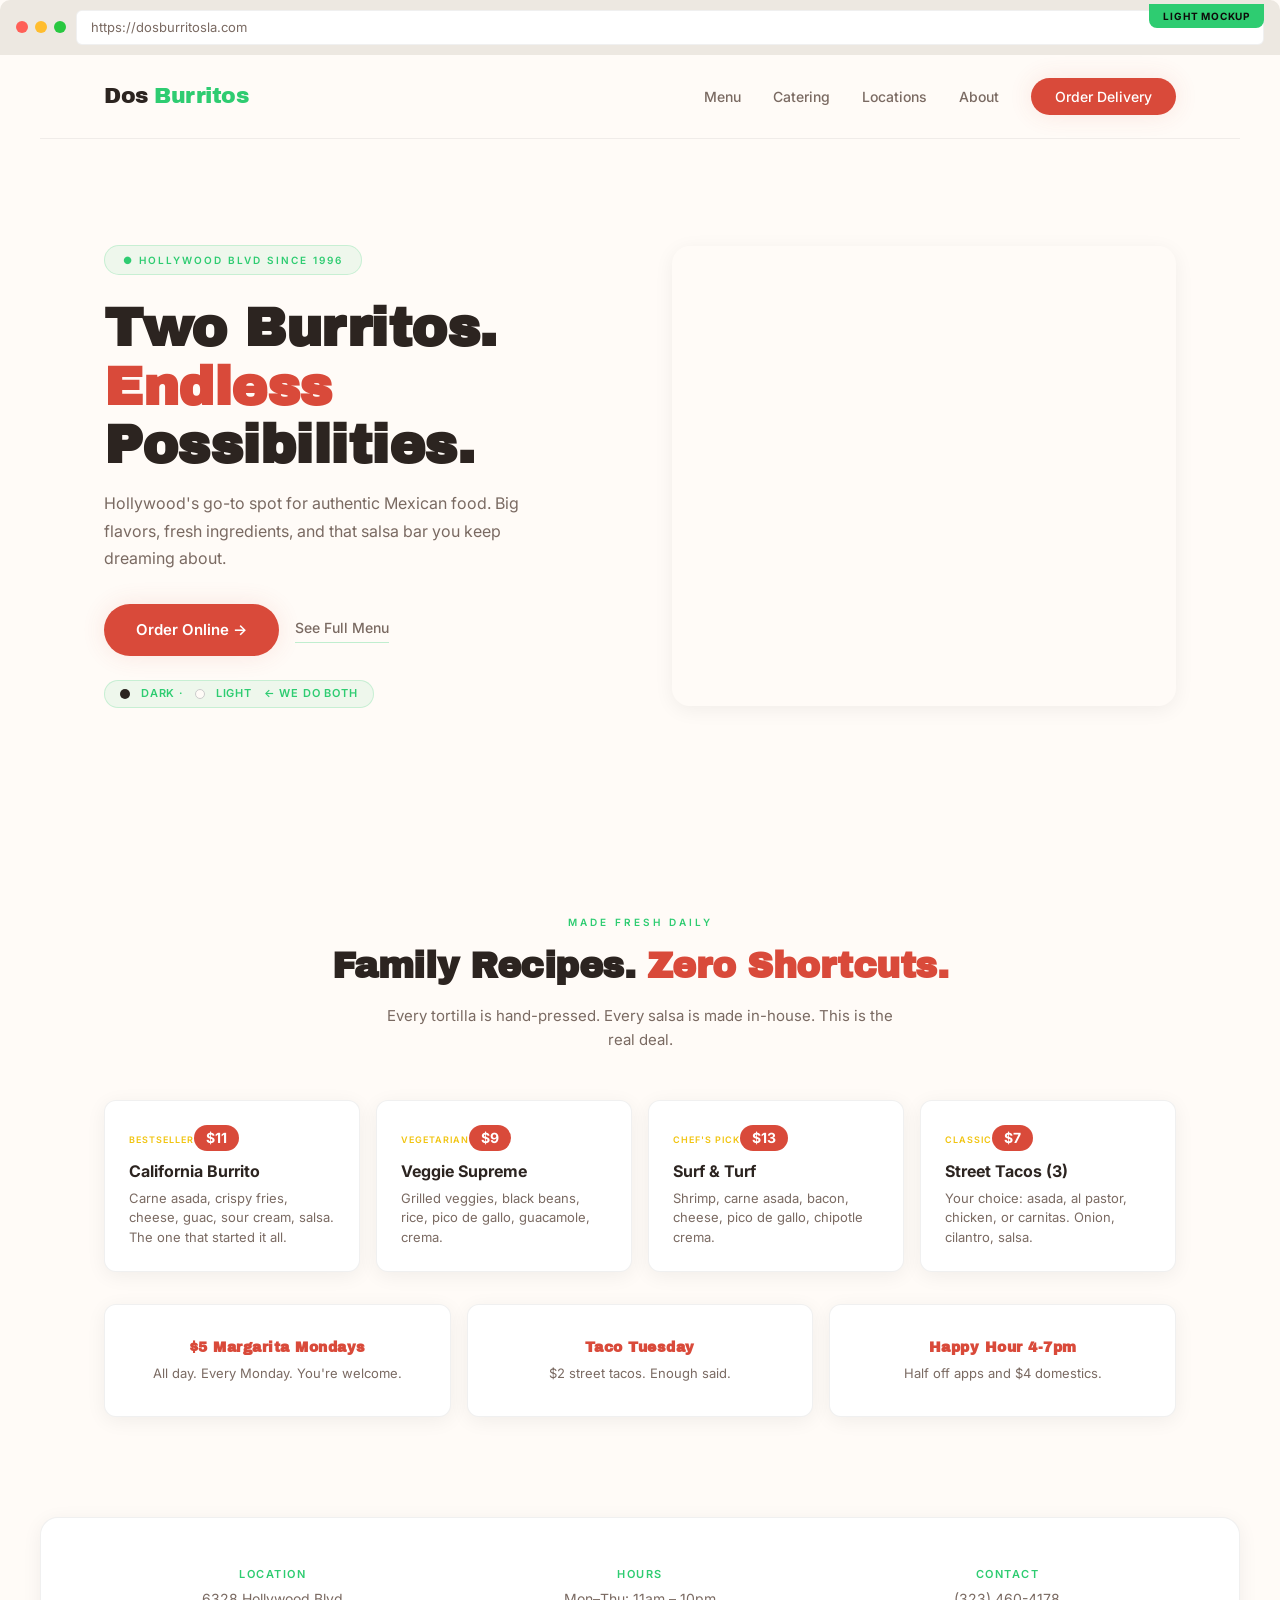
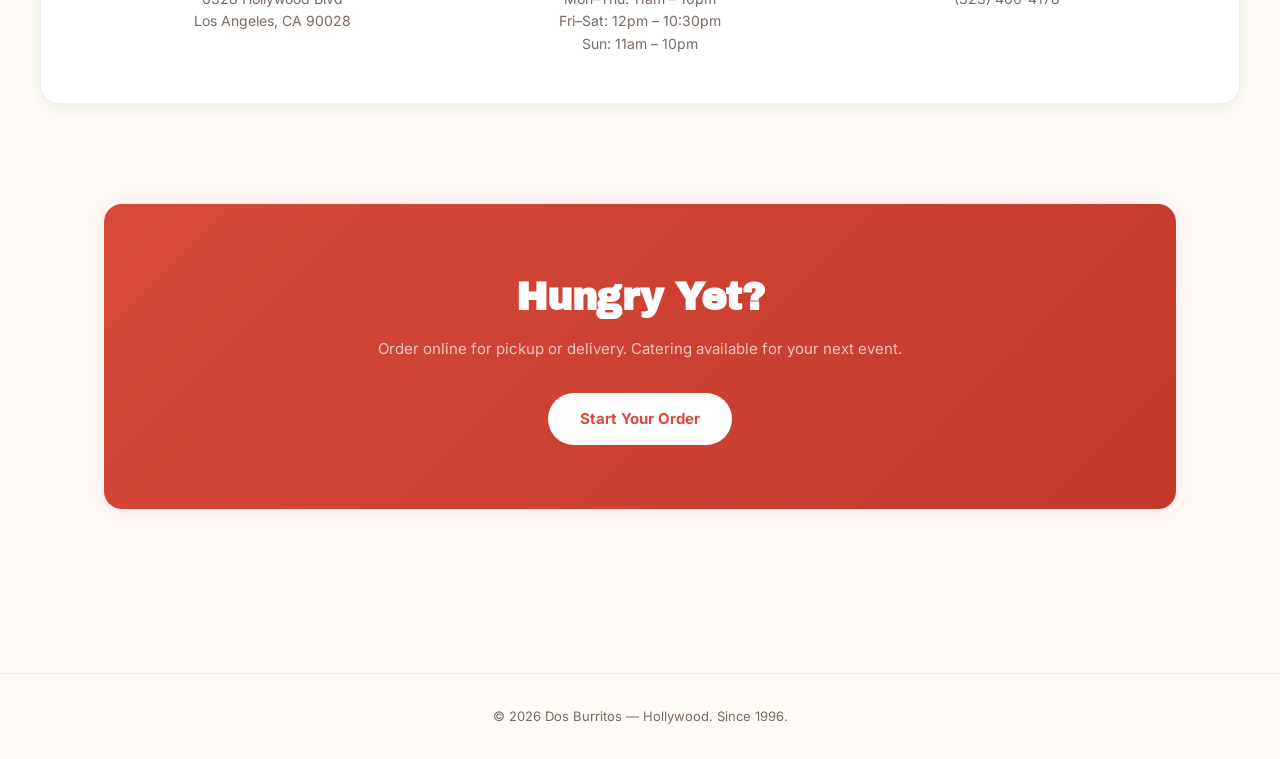
<file: mockups/Dos_Burritos_Light_Mockup.html>
<!DOCTYPE html>
<html lang="en">
<head>
<meta charset="UTF-8">
<meta name="viewport" content="width=device-width, initial-scale=1.0">
<title>Dos Burritos — Hollywood Blvd (Light)</title>
<link rel="preconnect" href="https://fonts.googleapis.com">
<link href="https://fonts.googleapis.com/css2?family=Archivo+Black&family=Inter:wght@400;500;600;700;800&display=swap" rel="stylesheet">
<style>
  :root {
    --bg: #FFFBF7;
    --surface: #FFFFFF;
    --surface-hover: #F5F0E8;
    --border: rgba(0,0,0,0.06);
    --primary: #D94A3A;
    --primary-hover: #E85A4A;
    --green: #2ECC71;
    --green-dim: rgba(46,204,113,0.08);
    --gold: #F1C40F;
    --orange: #E67E22;
    --text: #2C2420;
    --muted: #7A6A62;
    --white: #FFFFFF;

    --font-display: 'Archivo Black', Impact, sans-serif;
    --font-body: 'Inter', system-ui, -apple-system, sans-serif;

    --radius-sm: 8px;
    --radius-md: 12px;
    --radius-lg: 18px;
    --radius-full: 999px;

    --shadow-card: 0 4px 20px rgba(0,0,0,0.06);
    --shadow-card-hover: 0 8px 30px rgba(0,0,0,0.1);
    --shadow-glow: 0 0 25px rgba(217,74,58,0.12);

    --space-xs: 4px; --space-sm: 8px; --space-md: 16px;
    --space-lg: 24px; --space-xl: 32px; --space-2xl: 48px;
    --space-3xl: 64px; --space-4xl: 80px; --space-5xl: 100px;
  }

  * { margin: 0; padding: 0; box-sizing: border-box; }
  body { font-family: var(--font-body); background: var(--bg); color: var(--text); line-height: 1.6; -webkit-font-smoothing: antialiased; }

  .browser-chrome { background: #EDE8E1; border-radius: 10px 10px 0 0; padding: 10px var(--space-md); display: flex; align-items: center; gap: 10px; }
  .browser-chrome .dots { display: flex; gap: 7px; }
  .browser-chrome .dots span { width: 12px; height: 12px; border-radius: 50%; }
  .browser-chrome .dots span:nth-child(1) { background: #FF5F57; }
  .browser-chrome .dots span:nth-child(2) { background: #FFBD2E; }
  .browser-chrome .dots span:nth-child(3) { background: #28C840; }
  .browser-chrome .url-bar { flex: 1; background: #FFFFFF; border-radius: 6px; padding: 6px 14px; font-size: 13px; color: #7A6A62; font-family: var(--font-body); border: 1px solid rgba(0,0,0,0.06); }
  .mockup-label { position: fixed; top: 4px; right: 16px; z-index: 200; background: var(--green); color: #0E0B0A; padding: 4px 14px; border-radius: 0 0 8px 8px; font-size: 10px; font-weight: 700; letter-spacing: 0.8px; text-transform: uppercase; }

  .nav { display: flex; justify-content: space-between; align-items: center; padding: var(--space-lg) var(--space-3xl); max-width: 1200px; margin: 0 auto; border-bottom: 1px solid var(--border); }
  .nav-logo { font-family: var(--font-display); font-size: 22px; letter-spacing: -0.5px; color: var(--text); }
  .nav-logo span { color: var(--green); }
  .nav-links { display: flex; gap: var(--space-xl); list-style: none; align-items: center; }
  .nav-links a { text-decoration: none; color: var(--muted); font-size: 14px; font-weight: 500; transition: color 0.2s; }
  .nav-links a:hover { color: var(--text); }
  .nav-cta { background: var(--primary); color: #FFF !important; padding: 10px 24px; border-radius: var(--radius-full); font-weight: 600; box-shadow: var(--shadow-glow); transition: all 0.2s; }
  .nav-cta:hover { background: var(--primary-hover); transform: translateY(-1px); }

  .hero { display: grid; grid-template-columns: 1fr 1fr; max-width: 1200px; margin: 0 auto; min-height: 75vh; padding: var(--space-3xl) var(--space-3xl); gap: var(--space-3xl); align-items: center; }
  .hero-content { position: relative; z-index: 1; }
  .hero-content .badge { display: inline-flex; align-items: center; gap: 6px; background: var(--green-dim); color: var(--green); padding: 6px 18px; border-radius: var(--radius-full); font-size: 10px; font-weight: 600; text-transform: uppercase; letter-spacing: 2px; margin-bottom: var(--space-lg); border: 1px solid rgba(46,204,113,0.2); }
  .hero-content h1 { font-family: var(--font-display); font-size: 54px; line-height: 1.08; letter-spacing: -0.5px; margin-bottom: var(--space-md); }
  .hero-content h1 span { color: var(--primary); }
  .hero-content p { font-size: 16px; color: var(--muted); line-height: 1.7; max-width: 440px; margin-bottom: var(--space-xl); }
  .hero-actions { display: flex; gap: var(--space-md); align-items: center; }
  .btn-primary { background: var(--primary); color: #FFF; padding: 14px 32px; border-radius: var(--radius-full); text-decoration: none; font-weight: 600; font-size: 15px; transition: all 0.2s; display: inline-flex; align-items: center; gap: var(--space-sm); box-shadow: var(--shadow-glow); }
  .btn-primary:hover { background: var(--primary-hover); transform: translateY(-2px); }
  .btn-secondary { color: var(--muted); text-decoration: none; font-weight: 500; font-size: 14px; transition: color 0.2s; border-bottom: 1px solid rgba(46,204,113,0.3); padding-bottom: 2px; }
  .btn-secondary:hover { color: var(--green); border-color: var(--green); }
  .hero-visual { border-radius: var(--radius-lg); height: 460px; background-image: url('https://images.unsplash.com/photo-1626700051175-6818013e1d4f?w=700&h=460&fit=crop'); background-size: cover; background-position: center; box-shadow: var(--shadow-card); }

  section { max-width: 1200px; margin: 0 auto; padding: var(--space-5xl) var(--space-3xl); }
  .section-label { text-align: center; text-transform: uppercase; letter-spacing: 3px; font-size: 10px; font-weight: 600; color: var(--green); margin-bottom: var(--space-sm); }
  section h2 { font-family: var(--font-display); font-size: 36px; text-align: center; margin-bottom: var(--space-sm); letter-spacing: -0.5px; }
  section h2 span { color: var(--primary); }
  section .subtitle { text-align: center; color: var(--muted); font-size: 15px; max-width: 520px; margin: 0 auto var(--space-2xl); }

  .menu-grid { display: grid; grid-template-columns: repeat(4, 1fr); gap: var(--space-md); }
  .menu-card { background: var(--surface); border-radius: var(--radius-md); padding: var(--space-lg); border: 1px solid var(--border); box-shadow: var(--shadow-card); transition: all 0.25s; }
  .menu-card:hover { background: var(--surface-hover); transform: translateY(-4px); box-shadow: var(--shadow-card-hover); }
  .menu-card .tag { display: inline-block; font-size: 9px; font-weight: 600; text-transform: uppercase; letter-spacing: 1px; color: var(--gold); margin-bottom: var(--space-xs); }
  .menu-card .price { display: inline-block; background: var(--primary); color: #FFF; padding: 2px 12px; border-radius: var(--radius-full); font-weight: 700; font-size: 14px; margin-bottom: var(--space-sm); }
  .menu-card h3 { font-size: 16px; font-weight: 700; margin-bottom: var(--space-xs); }
  .menu-card p { font-size: 13px; color: var(--muted); line-height: 1.5; }

  .specials-strip { display: grid; grid-template-columns: repeat(3, 1fr); gap: var(--space-md); margin-top: var(--space-xl); }
  .special-card { background: var(--surface); border-radius: var(--radius-md); padding: var(--space-xl); text-align: center; border: 1px solid var(--border); box-shadow: var(--shadow-card); transition: all 0.25s; }
  .special-card:hover { border-color: var(--primary); }
  .special-card h3 { font-family: var(--font-display); font-size: 14px; letter-spacing: 0.5px; color: var(--primary); }
  .special-card p { font-size: 13px; color: var(--muted); margin-top: var(--space-xs); }

  .info-strip { background: var(--surface); border: 1px solid var(--border); padding: var(--space-2xl) var(--space-3xl); display: grid; grid-template-columns: repeat(3, 1fr); gap: var(--space-xl); border-radius: var(--radius-lg); box-shadow: var(--shadow-card); max-width: 1200px; margin: 0 auto; }
  .info-item { text-align: center; }
  .info-item h3 { font-size: 11px; font-weight: 600; text-transform: uppercase; letter-spacing: 1.5px; margin-bottom: var(--space-xs); color: var(--green); }
  .info-item p { font-size: 14px; color: var(--muted); line-height: 1.6; }

  .cta-banner { text-align: center; background: linear-gradient(135deg, var(--primary), #C0392B); border-radius: var(--radius-lg); padding: var(--space-3xl) var(--space-2xl); max-width: 1200px; margin: 0 auto; box-shadow: var(--shadow-glow); }
  .cta-banner h2 { font-family: var(--font-display); font-size: 38px; color: #FFF; margin-bottom: var(--space-sm); }
  .cta-banner p { color: rgba(255,255,255,0.7); margin-bottom: var(--space-xl); font-size: 15px; }
  .cta-banner .btn-primary { background: #FFF; color: var(--primary); font-weight: 700; box-shadow: none; }
  .cta-banner .btn-primary:hover { background: var(--gold); color: var(--bg); }

  .footer { text-align: center; padding: var(--space-xl) var(--space-3xl); color: var(--muted); font-size: 13px; border-top: 1px solid var(--border); margin-top: var(--space-3xl); }

  .theme-toggle { display: inline-flex; align-items: center; gap: 8px; background: var(--green-dim); border: 1px solid rgba(46,204,113,0.2); border-radius: var(--radius-full); padding: 4px 16px 4px 12px; font-size: 11px; font-weight: 600; color: var(--green); text-transform: uppercase; letter-spacing: 0.8px; margin-top: var(--space-lg); }
  .theme-toggle .pill { display: inline-block; width: 10px; height: 10px; border-radius: 50%; margin: 0 3px; }
  .theme-toggle .pill-dark { background: #2C2420; }
  .theme-toggle .pill-light { background: #FFFBF7; border: 1px solid #CCC; }

  @media (max-width: 768px) {
    .nav { flex-direction: column; padding: var(--space-md) var(--space-lg); }
    .hero { grid-template-columns: 1fr; padding: var(--space-xl) var(--space-lg); }
    .hero-content h1 { font-size: 34px; }
    .hero-visual { height: 280px; }
    section { padding: var(--space-2xl) var(--space-lg); }
    .menu-grid { grid-template-columns: repeat(2, 1fr); }
    .specials-strip { grid-template-columns: 1fr; }
    .info-strip { grid-template-columns: 1fr; }
  }
</style>
</head>
<body>
<div class="mockup-label">LIGHT MOCKUP</div>
<div class="browser-chrome">
  <div class="dots"><span></span><span></span><span></span></div>
  <div class="url-bar">https://dosburritosla.com</div>
</div>

<nav class="nav">
  <div class="nav-logo">Dos <span>Burritos</span></div>
  <ul class="nav-links">
    <li><a href="#">Menu</a></li>
    <li><a href="#">Catering</a></li>
    <li><a href="#">Locations</a></li>
    <li><a href="#">About</a></li>
    <li><a href="#" class="nav-cta">Order Delivery</a></li>
  </ul>
</nav>

<section class="hero">
  <div class="hero-content">
    <span class="badge">● Hollywood Blvd Since 1996</span>
    <h1>Two Burritos.<br><span>Endless</span> Possibilities.</h1>
    <p>Hollywood's go-to spot for authentic Mexican food. Big flavors, fresh ingredients, and that salsa bar you keep dreaming about.</p>
    <div class="hero-actions">
      <a href="#" class="btn-primary">Order Online →</a>
      <a href="#" class="btn-secondary">See Full Menu</a>
    </div>
    <div class="theme-toggle">
      <span class="pill pill-dark"></span> Dark · <span class="pill pill-light"></span> Light <span style="margin-left:4px;">← We do both</span>
    </div>
  </div>
  <div class="hero-visual" role="img" aria-label="Fresh Mexican burritos"></div>
</section>

<section>
  <div class="section-label">Made Fresh Daily</div>
  <h2>Family Recipes. <span>Zero Shortcuts.</span></h2>
  <p class="subtitle">Every tortilla is hand-pressed. Every salsa is made in-house. This is the real deal.</p>
  <div class="menu-grid">
    <div class="menu-card"><span class="tag">Bestseller</span><span class="price">$11</span><h3>California Burrito</h3><p>Carne asada, crispy fries, cheese, guac, sour cream, salsa. The one that started it all.</p></div>
    <div class="menu-card"><span class="tag">Vegetarian</span><span class="price">$9</span><h3>Veggie Supreme</h3><p>Grilled veggies, black beans, rice, pico de gallo, guacamole, crema.</p></div>
    <div class="menu-card"><span class="tag">Chef's Pick</span><span class="price">$13</span><h3>Surf & Turf</h3><p>Shrimp, carne asada, bacon, cheese, pico de gallo, chipotle crema.</p></div>
    <div class="menu-card"><span class="tag">Classic</span><span class="price">$7</span><h3>Street Tacos (3)</h3><p>Your choice: asada, al pastor, chicken, or carnitas. Onion, cilantro, salsa.</p></div>
  </div>

  <div class="specials-strip">
    <div class="special-card"><h3>$5 Margarita Mondays</h3><p>All day. Every Monday. You're welcome.</p></div>
    <div class="special-card"><h3>Taco Tuesday</h3><p>$2 street tacos. Enough said.</p></div>
    <div class="special-card"><h3>Happy Hour 4-7pm</h3><p>Half off apps and $4 domestics.</p></div>
  </div>
</section>

<div class="info-strip">
  <div class="info-item"><h3>Location</h3><p>6328 Hollywood Blvd<br>Los Angeles, CA 90028</p></div>
  <div class="info-item"><h3>Hours</h3><p>Mon–Thu: 11am – 10pm<br>Fri–Sat: 12pm – 10:30pm<br>Sun: 11am – 10pm</p></div>
  <div class="info-item"><h3>Contact</h3><p>(323) 460-4178</p></div>
</div>

<section>
  <div class="cta-banner">
    <h2>Hungry Yet?</h2>
    <p>Order online for pickup or delivery. Catering available for your next event.</p>
    <a href="#" class="btn-primary">Start Your Order</a>
  </div>
</section>

<footer class="footer">&copy; 2026 Dos Burritos — Hollywood. Since 1996.</footer>
</body>
</html>
</file>
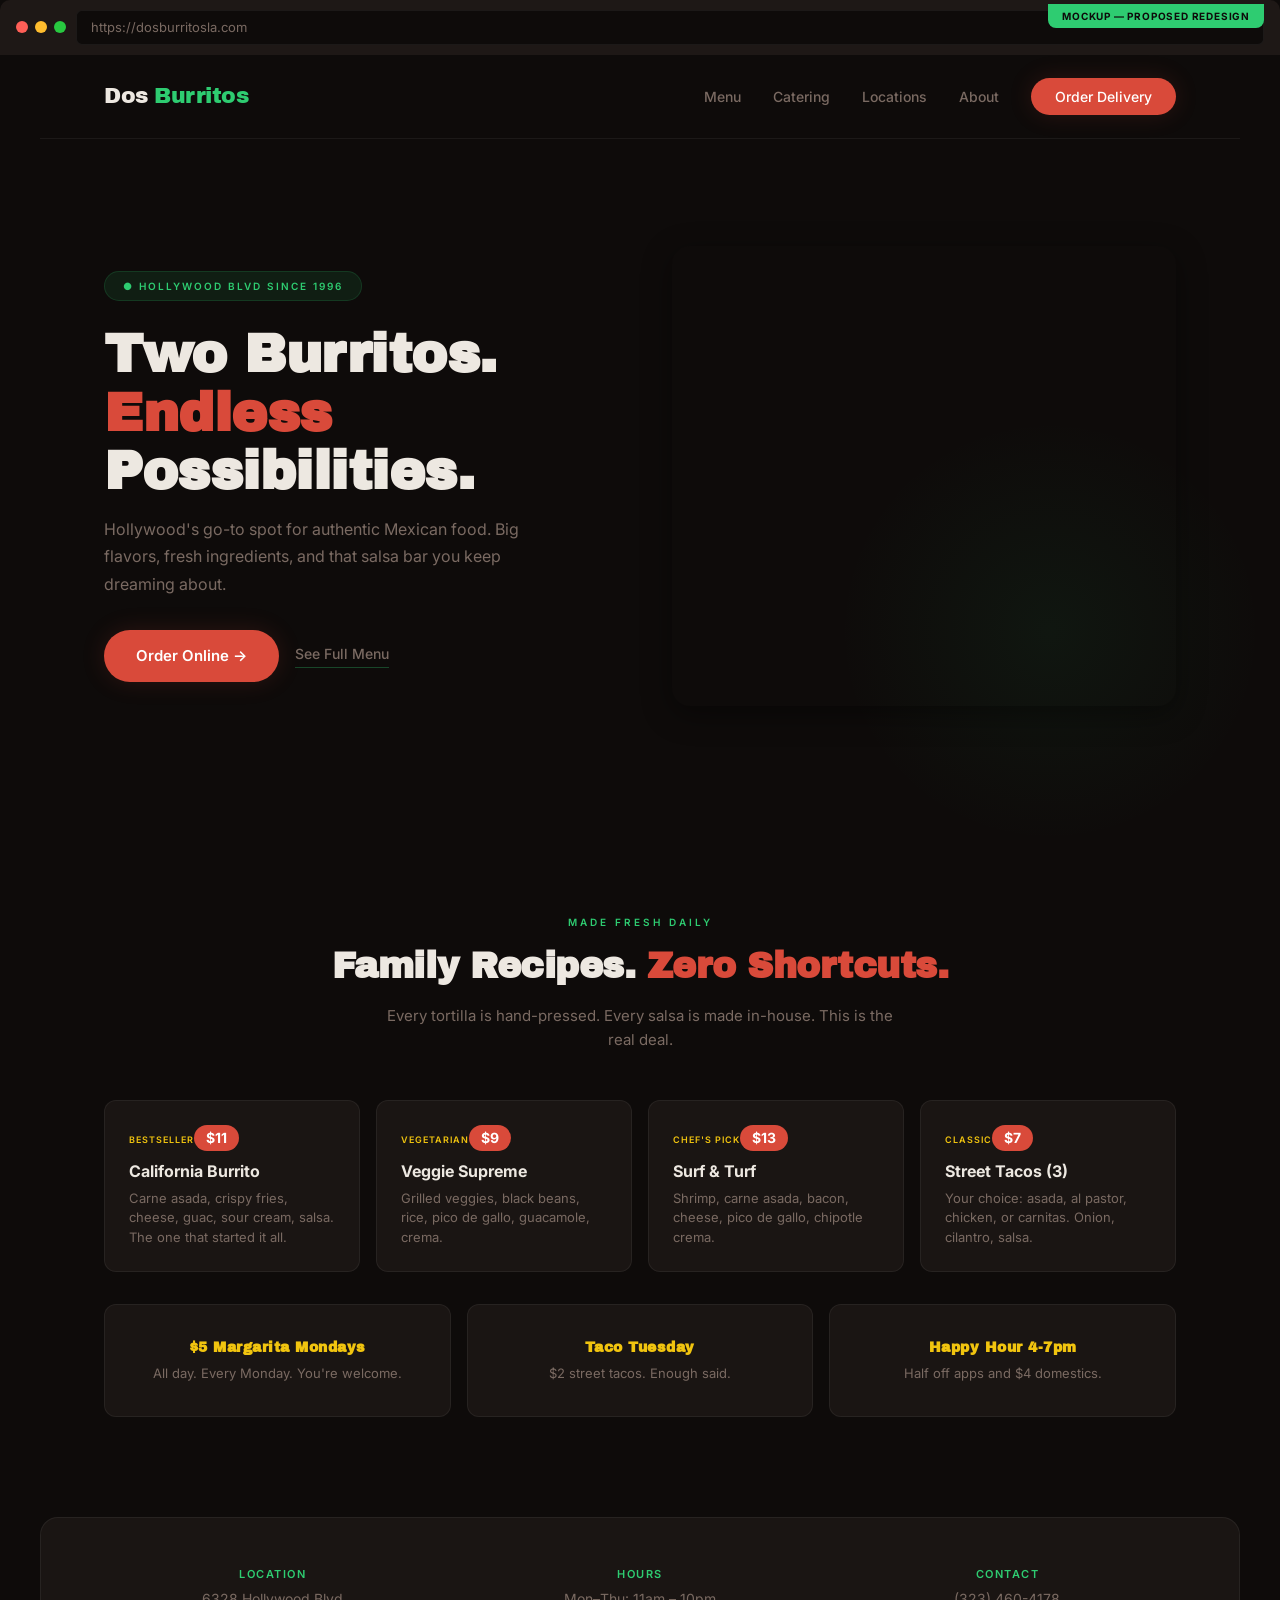
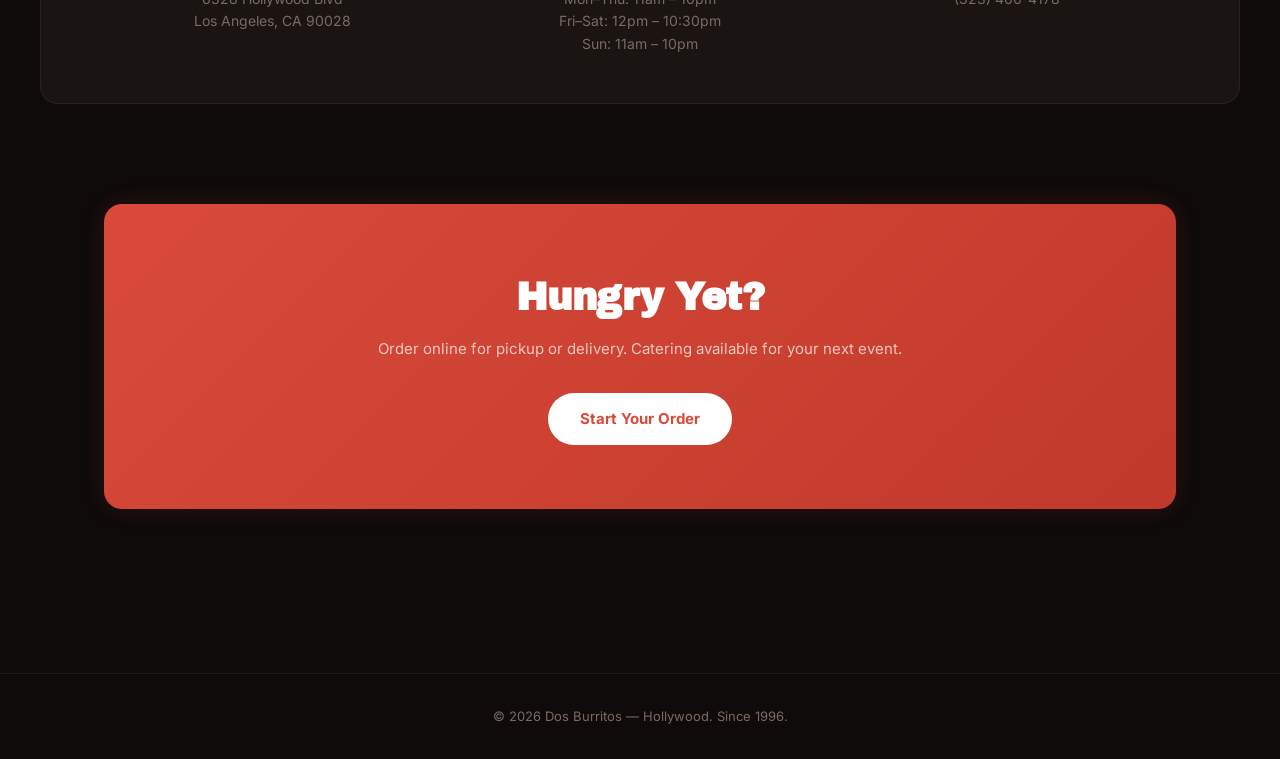
<file: mockups/Dos_Burritos_Mockup.html>
<!DOCTYPE html>
<html lang="en">
<head>
<meta charset="UTF-8">
<meta name="viewport" content="width=device-width, initial-scale=1.0">
<title>Dos Burritos — Hollywood Blvd Since 1996</title>
<link rel="preconnect" href="https://fonts.googleapis.com">
<link href="https://fonts.googleapis.com/css2?family=Archivo+Black&family=Inter:wght@400;500;600;700;800&display=swap" rel="stylesheet">
<style>
  :root {
    --bg: #0E0B0A;
    --surface: #1A1513;
    --surface-hover: #241E1B;
    --border: rgba(255,255,255,0.06);
    --primary: #D94A3A;
    --primary-hover: #E85A4A;
    --green: #2ECC71;
    --green-dim: rgba(46,204,113,0.1);
    --gold: #F1C40F;
    --orange: #E67E22;
    --text: #EDE8E1;
    --muted: #7A6A62;
    --white: #FFFFFF;

    --font-display: 'Archivo Black', Impact, sans-serif;
    --font-body: 'Inter', system-ui, -apple-system, sans-serif;

    --radius-sm: 8px;
    --radius-md: 12px;
    --radius-lg: 18px;
    --radius-full: 999px;

    --shadow-card: 0 8px 30px rgba(0,0,0,0.4);
    --shadow-glow: 0 0 25px rgba(217,74,58,0.15);

    --space-xs: 4px; --space-sm: 8px; --space-md: 16px;
    --space-lg: 24px; --space-xl: 32px; --space-2xl: 48px;
    --space-3xl: 64px; --space-4xl: 80px; --space-5xl: 100px;
  }

  * { margin: 0; padding: 0; box-sizing: border-box; }
  body { font-family: var(--font-body); background: var(--bg); color: var(--text); line-height: 1.6; -webkit-font-smoothing: antialiased; }

  .browser-chrome { background: #1E1816; border-radius: 10px 10px 0 0; padding: 10px var(--space-md); display: flex; align-items: center; gap: 10px; }
  .browser-chrome .dots { display: flex; gap: 7px; }
  .browser-chrome .dots span { width: 12px; height: 12px; border-radius: 50%; }
  .browser-chrome .dots span:nth-child(1) { background: #FF5F57; }
  .browser-chrome .dots span:nth-child(2) { background: #FFBD2E; }
  .browser-chrome .dots span:nth-child(3) { background: #28C840; }
  .browser-chrome .url-bar { flex: 1; background: #0E0B0A; border-radius: 6px; padding: 6px 14px; font-size: 13px; color: #7A6A62; font-family: var(--font-body); border: 1px solid rgba(255,255,255,0.06); }
  .mockup-label { position: fixed; top: 4px; right: 16px; z-index: 200; background: var(--green); color: #0E0B0A; padding: 4px 14px; border-radius: 0 0 8px 8px; font-size: 10px; font-weight: 700; letter-spacing: 0.8px; text-transform: uppercase; }

  .nav { display: flex; justify-content: space-between; align-items: center; padding: var(--space-lg) var(--space-3xl); max-width: 1200px; margin: 0 auto; border-bottom: 1px solid var(--border); }
  .nav-logo { font-family: var(--font-display); font-size: 22px; letter-spacing: -0.5px; color: var(--text); }
  .nav-logo span { color: var(--green); }
  .nav-links { display: flex; gap: var(--space-xl); list-style: none; align-items: center; }
  .nav-links a { text-decoration: none; color: var(--muted); font-size: 14px; font-weight: 500; transition: color 0.2s; }
  .nav-links a:hover { color: var(--text); }
  .nav-cta { background: var(--primary); color: #FFF !important; padding: 10px 24px; border-radius: var(--radius-full); font-weight: 600; box-shadow: var(--shadow-glow); transition: all 0.2s; }
  .nav-cta:hover { background: var(--primary-hover); transform: translateY(-1px); }

  .hero { display: grid; grid-template-columns: 1fr 1fr; max-width: 1200px; margin: 0 auto; min-height: 75vh; padding: var(--space-3xl) var(--space-3xl); gap: var(--space-3xl); align-items: center; position: relative; }
  .hero::before { content: ''; position: absolute; bottom: -10%; right: -5%; width: 500px; height: 500px; background: radial-gradient(circle, rgba(46,204,113,0.06) 0%, transparent 60%); pointer-events: none; }
  .hero-content { position: relative; z-index: 1; }
  .hero-content .badge { display: inline-flex; align-items: center; gap: 6px; background: var(--green-dim); color: var(--green); padding: 6px 18px; border-radius: var(--radius-full); font-size: 10px; font-weight: 600; text-transform: uppercase; letter-spacing: 2px; margin-bottom: var(--space-lg); border: 1px solid rgba(46,204,113,0.15); }
  .hero-content h1 { font-family: var(--font-display); font-size: 54px; line-height: 1.08; letter-spacing: -0.5px; margin-bottom: var(--space-md); }
  .hero-content h1 span { color: var(--primary); }
  .hero-content p { font-size: 16px; color: var(--muted); line-height: 1.7; max-width: 440px; margin-bottom: var(--space-xl); }
  .hero-actions { display: flex; gap: var(--space-md); align-items: center; }
  .btn-primary { background: var(--primary); color: #FFF; padding: 14px 32px; border-radius: var(--radius-full); text-decoration: none; font-weight: 600; font-size: 15px; transition: all 0.2s; display: inline-flex; align-items: center; gap: var(--space-sm); box-shadow: var(--shadow-glow); }
  .btn-primary:hover { background: var(--primary-hover); transform: translateY(-2px); }
  .btn-secondary { color: var(--muted); text-decoration: none; font-weight: 500; font-size: 14px; transition: color 0.2s; border-bottom: 1px solid rgba(46,204,113,0.3); padding-bottom: 2px; }
  .btn-secondary:hover { color: var(--green); border-color: var(--green); }
  .hero-visual { border-radius: var(--radius-lg); height: 460px; background-image: url('https://images.unsplash.com/photo-1626700051175-6818013e1d4f?w=700&h=460&fit=crop'); background-size: cover; background-position: center; box-shadow: var(--shadow-card); position: relative; }
  .hero-visual::after { content: ''; position: absolute; inset: 0; border-radius: var(--radius-lg); background: linear-gradient(135deg, rgba(14,11,10,0.4) 0%, transparent 50%); pointer-events: none; }

  section { max-width: 1200px; margin: 0 auto; padding: var(--space-5xl) var(--space-3xl); }
  .section-label { text-align: center; text-transform: uppercase; letter-spacing: 3px; font-size: 10px; font-weight: 600; color: var(--green); margin-bottom: var(--space-sm); }
  section h2 { font-family: var(--font-display); font-size: 36px; text-align: center; margin-bottom: var(--space-sm); letter-spacing: -0.5px; }
  section h2 span { color: var(--primary); }
  section .subtitle { text-align: center; color: var(--muted); font-size: 15px; max-width: 520px; margin: 0 auto var(--space-2xl); }

  .menu-grid { display: grid; grid-template-columns: repeat(4, 1fr); gap: var(--space-md); }
  .menu-card { background: var(--surface); border-radius: var(--radius-md); padding: var(--space-lg); border: 1px solid var(--border); transition: all 0.25s; }
  .menu-card:hover { background: var(--surface-hover); transform: translateY(-4px); border-color: rgba(46,204,113,0.15); }
  .menu-card .tag { display: inline-block; font-size: 9px; font-weight: 600; text-transform: uppercase; letter-spacing: 1px; color: var(--gold); margin-bottom: var(--space-xs); }
  .menu-card .price { display: inline-block; background: var(--primary); color: #FFF; padding: 2px 12px; border-radius: var(--radius-full); font-weight: 700; font-size: 14px; margin-bottom: var(--space-sm); }
  .menu-card h3 { font-size: 16px; font-weight: 700; margin-bottom: var(--space-xs); }
  .menu-card p { font-size: 13px; color: var(--muted); line-height: 1.5; }

  .specials-strip { display: grid; grid-template-columns: repeat(3, 1fr); gap: var(--space-md); margin-top: var(--space-xl); }
  .special-card { background: var(--surface); border-radius: var(--radius-md); padding: var(--space-xl); text-align: center; border: 1px solid var(--border); transition: all 0.25s; }
  .special-card:hover { border-color: var(--primary); }
  .special-card h3 { font-family: var(--font-display); font-size: 14px; letter-spacing: 0.5px; color: var(--gold); }
  .special-card p { font-size: 13px; color: var(--muted); margin-top: var(--space-xs); }

  .info-strip { background: var(--surface); border: 1px solid var(--border); padding: var(--space-2xl) var(--space-3xl); display: grid; grid-template-columns: repeat(3, 1fr); gap: var(--space-xl); border-radius: var(--radius-lg); max-width: 1200px; margin: 0 auto; }
  .info-item { text-align: center; }
  .info-item h3 { font-size: 11px; font-weight: 600; text-transform: uppercase; letter-spacing: 1.5px; margin-bottom: var(--space-xs); color: var(--green); }
  .info-item p { font-size: 14px; color: var(--muted); line-height: 1.6; }

  .cta-banner { text-align: center; background: linear-gradient(135deg, var(--primary), #C0392B); border-radius: var(--radius-lg); padding: var(--space-3xl) var(--space-2xl); max-width: 1200px; margin: 0 auto; box-shadow: var(--shadow-glow); }
  .cta-banner h2 { font-family: var(--font-display); font-size: 38px; color: #FFF; margin-bottom: var(--space-sm); }
  .cta-banner p { color: rgba(255,255,255,0.7); margin-bottom: var(--space-xl); font-size: 15px; }
  .cta-banner .btn-primary { background: #FFF; color: var(--primary); font-weight: 700; box-shadow: none; }
  .cta-banner .btn-primary:hover { background: var(--gold); color: var(--bg); }

  .footer { text-align: center; padding: var(--space-xl) var(--space-3xl); color: var(--muted); font-size: 13px; border-top: 1px solid var(--border); margin-top: var(--space-3xl); }

  @media (max-width: 768px) {
    .nav { flex-direction: column; padding: var(--space-md) var(--space-lg); }
    .hero { grid-template-columns: 1fr; padding: var(--space-xl) var(--space-lg); }
    .hero-content h1 { font-size: 34px; }
    .hero-visual { height: 280px; }
    section { padding: var(--space-2xl) var(--space-lg); }
    .menu-grid { grid-template-columns: repeat(2, 1fr); }
    .specials-strip { grid-template-columns: 1fr; }
    .info-strip { grid-template-columns: 1fr; }
  }
</style>
</head>
<body>
<div class="mockup-label">MOCKUP — Proposed Redesign</div>
<div class="browser-chrome">
  <div class="dots"><span></span><span></span><span></span></div>
  <div class="url-bar">https://dosburritosla.com</div>
</div>

<nav class="nav">
  <div class="nav-logo">Dos <span>Burritos</span></div>
  <ul class="nav-links">
    <li><a href="#">Menu</a></li>
    <li><a href="#">Catering</a></li>
    <li><a href="#">Locations</a></li>
    <li><a href="#">About</a></li>
    <li><a href="#" class="nav-cta">Order Delivery</a></li>
  </ul>
</nav>

<section class="hero">
  <div class="hero-content">
    <span class="badge">● Hollywood Blvd Since 1996</span>
    <h1>Two Burritos.<br><span>Endless</span> Possibilities.</h1>
    <p>Hollywood's go-to spot for authentic Mexican food. Big flavors, fresh ingredients, and that salsa bar you keep dreaming about.</p>
    <div class="hero-actions">
      <a href="#" class="btn-primary">Order Online →</a>
      <a href="#" class="btn-secondary">See Full Menu</a>
    </div>
  </div>
  <div class="hero-visual" role="img" aria-label="Fresh Mexican burritos"></div>
</section>

<section>
  <div class="section-label">Made Fresh Daily</div>
  <h2>Family Recipes. <span>Zero Shortcuts.</span></h2>
  <p class="subtitle">Every tortilla is hand-pressed. Every salsa is made in-house. This is the real deal.</p>
  <div class="menu-grid">
    <div class="menu-card"><span class="tag">Bestseller</span><span class="price">$11</span><h3>California Burrito</h3><p>Carne asada, crispy fries, cheese, guac, sour cream, salsa. The one that started it all.</p></div>
    <div class="menu-card"><span class="tag">Vegetarian</span><span class="price">$9</span><h3>Veggie Supreme</h3><p>Grilled veggies, black beans, rice, pico de gallo, guacamole, crema.</p></div>
    <div class="menu-card"><span class="tag">Chef's Pick</span><span class="price">$13</span><h3>Surf & Turf</h3><p>Shrimp, carne asada, bacon, cheese, pico de gallo, chipotle crema.</p></div>
    <div class="menu-card"><span class="tag">Classic</span><span class="price">$7</span><h3>Street Tacos (3)</h3><p>Your choice: asada, al pastor, chicken, or carnitas. Onion, cilantro, salsa.</p></div>
  </div>

  <div class="specials-strip">
    <div class="special-card"><h3>$5 Margarita Mondays</h3><p>All day. Every Monday. You're welcome.</p></div>
    <div class="special-card"><h3>Taco Tuesday</h3><p>$2 street tacos. Enough said.</p></div>
    <div class="special-card"><h3>Happy Hour 4-7pm</h3><p>Half off apps and $4 domestics.</p></div>
  </div>
</section>

<div class="info-strip">
  <div class="info-item"><h3>Location</h3><p>6328 Hollywood Blvd<br>Los Angeles, CA 90028</p></div>
  <div class="info-item"><h3>Hours</h3><p>Mon–Thu: 11am – 10pm<br>Fri–Sat: 12pm – 10:30pm<br>Sun: 11am – 10pm</p></div>
  <div class="info-item"><h3>Contact</h3><p>(323) 460-4178</p></div>
</div>

<section>
  <div class="cta-banner">
    <h2>Hungry Yet?</h2>
    <p>Order online for pickup or delivery. Catering available for your next event.</p>
    <a href="#" class="btn-primary">Start Your Order</a>
  </div>
</section>

<footer class="footer">&copy; 2026 Dos Burritos — Hollywood. Since 1996.</footer>
</body>
</html>
</file>
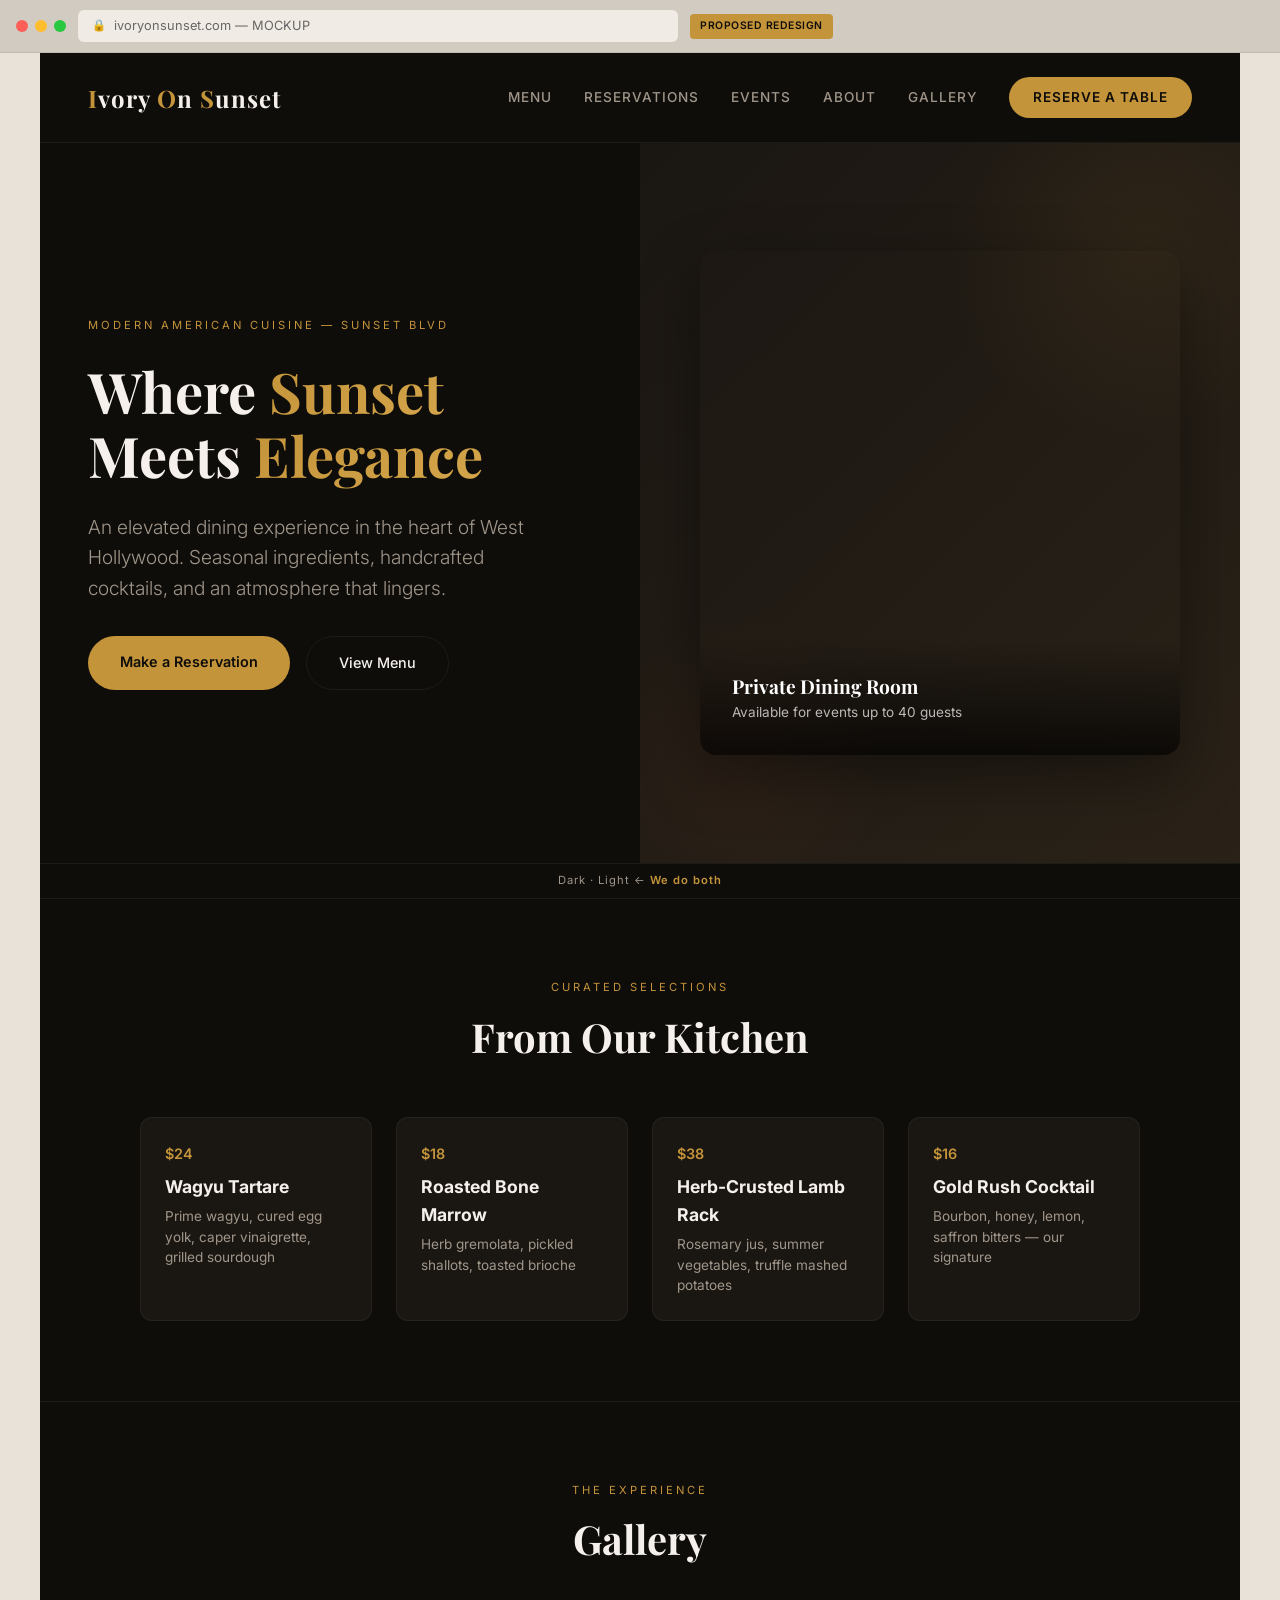
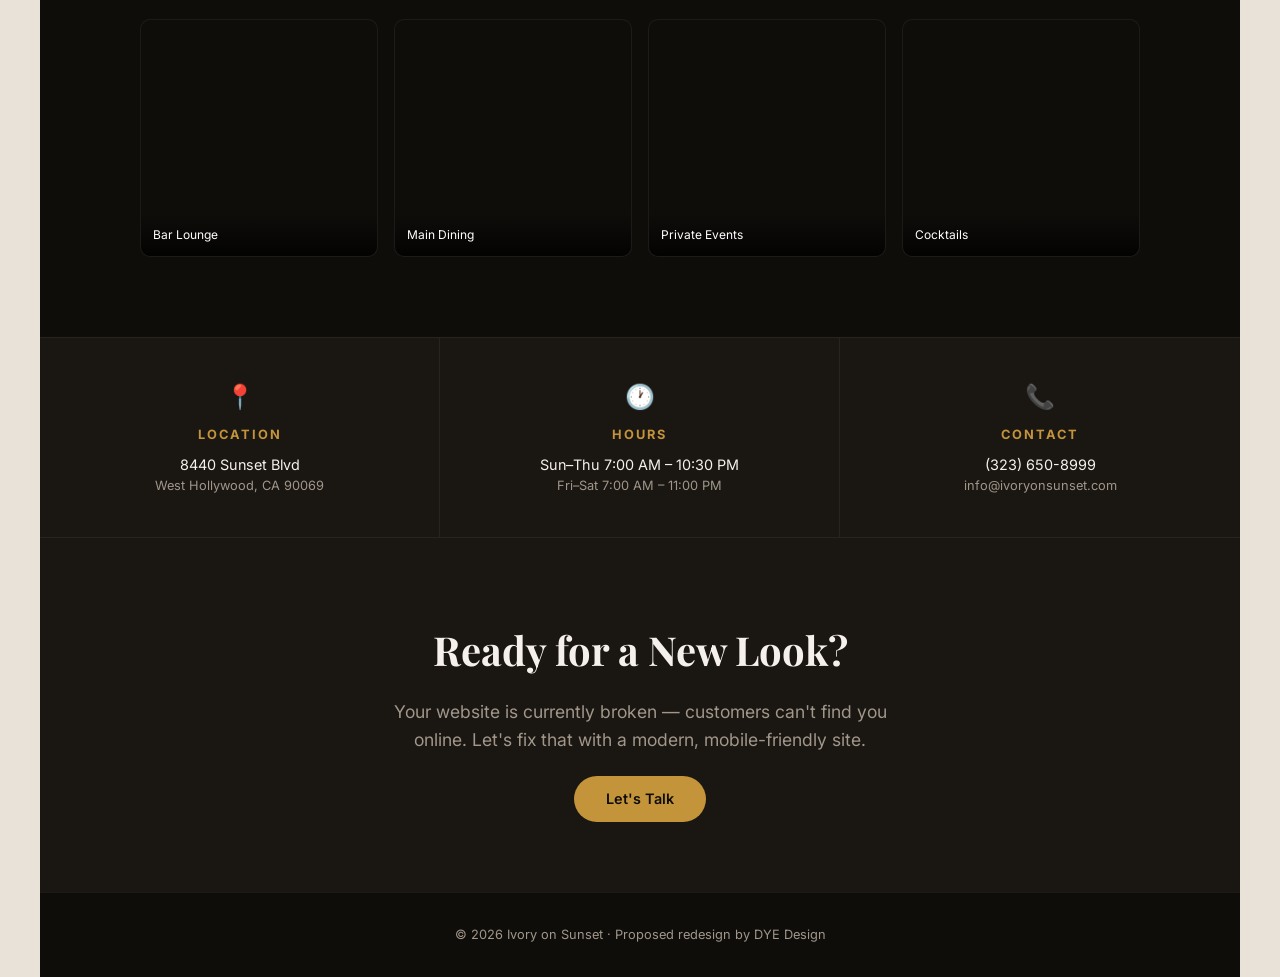
<file: mockups/Ivory_on_Sunset_Mockup.html>
<!DOCTYPE html>
<html lang="en">
<head>
<meta charset="UTF-8">
<meta name="viewport" content="width=device-width, initial-scale=1.0">
<title>Ivory on Sunset — Proposed Redesign</title>
<link href="https://fonts.googleapis.com/css2?family=Playfair+Display:ital,wght@0,400;0,600;0,700;1,400&family=Inter:wght@300;400;500;600&display=swap" rel="stylesheet">
<style>
* { margin: 0; padding: 0; box-sizing: border-box; }
:root {
  --bg: #0F0D0A;
  --surface: #1A1612;
  --border: rgba(255,255,255,0.06);
  --accent: #C4943A;
  --accent-light: #D4A54A;
  --text: #F5F0EB;
  --text-muted: #A0968A;
  --terracotta: #C0512F;
  font-size: 16px;
}
body {
  font-family: 'Inter', sans-serif;
  background: #E8E2D8;
  color: #1A1612;
  line-height: 1.6;
}

/* Browser Chrome */
.chrome {
  background: #D1CBC1;
  padding: 10px 16px;
  display: flex;
  align-items: center;
  gap: 12px;
  position: static;
  border-bottom: 1px solid rgba(0,0,0,0.08);
}
.dots { display: flex; gap: 7px; }
.dot { width: 12px; height: 12px; border-radius: 50%; }
.dot-r { background: #FF5F57; }
.dot-y { background: #FFBD2E; }
.dot-g { background: #28C840; }
.url-bar {
  flex: 1; background: #F0EBE4; border-radius: 6px;
  padding: 6px 14px; font-size: 0.8rem; color: #666;
  display: flex; align-items: center; gap: 8px;
  max-width: 600px;
}
.url-bar .lock { color: #666; font-size: 0.7rem; }
.badge {
  background: var(--accent); color: #0F0D0A; font-size: 0.65rem;
  font-weight: 600; padding: 4px 10px; border-radius: 4px;
  letter-spacing: 0.5px; text-transform: uppercase;
}

/* Mockup Content */
.mockup {
  max-width: 1200px;
  margin: 0 auto;
  background: var(--bg);
  min-height: 100vh;
}

/* Navigation */
nav {
  display: flex; justify-content: space-between; align-items: center;
  padding: 1.5rem 3rem;
  border-bottom: 1px solid var(--border);
}
.logo {
  font-family: 'Playfair Display', serif;
  font-size: 1.5rem; font-weight: 700;
  color: var(--text); letter-spacing: 1px;
}
.logo span { color: var(--accent); }
.nav-links { display: flex; gap: 2rem; align-items: center; }
.nav-links a {
  color: var(--text-muted); text-decoration: none;
  font-size: 0.85rem; font-weight: 500; letter-spacing: 1px;
  text-transform: uppercase; transition: color 0.2s;
}
.nav-links a:hover { color: var(--accent); }
.nav-cta {
  background: var(--accent); color: #0F0D0A !important;
  padding: 0.6rem 1.5rem; border-radius: 999px;
  font-weight: 600 !important;
}

/* Hero */
.hero {
  display: grid; grid-template-columns: 1fr 1fr;
  min-height: 80vh;
}
.hero-left {
  padding: 4rem 3rem;
  display: flex; flex-direction: column; justify-content: center;
}
.hero-badge {
  font-size: 0.7rem; text-transform: uppercase;
  letter-spacing: 3px; color: var(--accent);
  margin-bottom: 1.5rem;
}
.hero h1 {
  font-family: 'Playfair Display', serif;
  font-size: 3.5rem; font-weight: 700;
  color: var(--text); line-height: 1.15; margin-bottom: 0.5rem;
}
.hero h1 .highlight {
  background: linear-gradient(135deg, var(--accent), var(--accent-light));
  -webkit-background-clip: text; -webkit-text-fill-color: transparent;
}
.hero-tagline {
  font-size: 1.2rem; color: var(--text-muted);
  margin: 1rem 0 2rem; font-weight: 300;
  max-width: 450px;
}
.hero-ctas { display: flex; gap: 1rem; }
.btn-primary {
  background: var(--accent); color: #0F0D0A;
  padding: 0.9rem 2rem; border-radius: 999px;
  text-decoration: none; font-weight: 600;
  font-size: 0.9rem; transition: all 0.2s;
}
.btn-primary:hover { transform: translateY(-2px); box-shadow: 0 8px 24px rgba(196,148,58,0.3); }
.btn-secondary {
  border: 1px solid var(--border); color: var(--text);
  padding: 0.9rem 2rem; border-radius: 999px;
  text-decoration: none; font-weight: 500;
  font-size: 0.9rem; transition: all 0.2s;
}
.btn-secondary:hover { border-color: var(--accent); color: var(--accent); }

.hero-right {
  background: linear-gradient(135deg, #1A1612 0%, #2A2218 100%);
  display: flex; align-items: center; justify-content: center;
  position: relative; overflow: hidden;
}
.hero-right::before {
  content: ''; position: absolute;
  width: 400px; height: 400px;
  background: radial-gradient(circle, rgba(196,148,58,0.08) 0%, transparent 70%);
  top: -100px; right: -100px;
}
.hero-right::after {
  content: ''; position: absolute;
  width: 300px; height: 300px;
  background: radial-gradient(circle, rgba(192,81,47,0.06) 0%, transparent 70%);
  bottom: -50px; left: -50px;
}
.hero-image-placeholder {
  width: 80%; height: 70%;
  border-radius: 16px;
  overflow: hidden;
  position: relative;
  z-index: 1;
  background: url('https://images.unsplash.com/photo-1414235077428-338989a2e8c0?w=600&h=500&fit=crop') center/cover;
  box-shadow: 0 20px 60px rgba(0,0,0,0.4);
}
.hero-image-overlay {
  position: absolute; bottom: 0; left: 0; right: 0;
  padding: 2rem; background: linear-gradient(transparent, rgba(0,0,0,0.7));
}
.hero-image-overlay h3 {
  font-family: 'Playfair Display', serif;
  color: white; font-size: 1.2rem;
}
.hero-image-overlay p { color: rgba(255,255,255,0.7); font-size: 0.85rem; }

/* Section Label */
.section-label {
  text-align: center;
  font-size: 0.7rem; text-transform: uppercase;
  letter-spacing: 3px; color: var(--accent);
  margin-bottom: 0.5rem;
}

/* Menu Preview */
.menu-section {
  padding: 5rem 3rem;
  border-top: 1px solid var(--border);
}
.menu-section h2 {
  text-align: center;
  font-family: 'Playfair Display', serif;
  font-size: 2.5rem; color: var(--text);
  margin-bottom: 3rem;
}
.menu-grid {
  display: grid; grid-template-columns: repeat(4, 1fr);
  gap: 1.5rem; max-width: 1000px; margin: 0 auto;
}
.menu-card {
  background: var(--surface);
  border: 1px solid var(--border);
  border-radius: 12px; padding: 1.5rem;
  transition: all 0.2s;
}
.menu-card:hover { transform: translateY(-3px); box-shadow: 0 12px 30px rgba(0,0,0,0.3); }
.menu-card .price {
  color: var(--accent); font-weight: 600;
  font-size: 0.9rem; margin-bottom: 0.5rem;
}
.menu-card h4 {
  color: var(--text); font-size: 1.1rem;
  margin-bottom: 0.3rem;
}
.menu-card p {
  color: var(--text-muted); font-size: 0.85rem;
  line-height: 1.5;
}

/* Theme indicator */
.theme-toggle {
  text-align: center;
  padding: 0.5rem;
  font-size: 0.7rem;
  color: var(--text-muted);
  letter-spacing: 1px;
  border-top: 1px solid var(--border);
}
.theme-toggle span { color: var(--accent); font-weight: 600; }

/* Gallery */
.gallery-section {
  padding: 5rem 3rem;
  border-top: 1px solid var(--border);
}
.gallery-section h2 {
  text-align: center;
  font-family: 'Playfair Display', serif;
  font-size: 2.5rem; color: var(--text);
  margin-bottom: 3rem;
}
.gallery-grid {
  display: grid; grid-template-columns: repeat(4, 1fr);
  gap: 1rem; max-width: 1000px; margin: 0 auto;
}
.gallery-item {
  aspect-ratio: 1;
  border-radius: 10px; overflow: hidden;
  background: var(--surface);
  border: 1px solid var(--border);
  position: relative;
}
.gallery-item img {
  width: 100%; height: 100%; object-fit: cover;
}
.gallery-item .caption {
  position: absolute; bottom: 0; left: 0; right: 0;
  padding: 0.75rem; background: linear-gradient(transparent, rgba(0,0,0,0.8));
  color: white; font-size: 0.75rem;
}

/* Info Strip */
.info-strip {
  display: grid; grid-template-columns: repeat(3, 1fr);
  background: var(--surface);
  border-top: 1px solid var(--border);
  border-bottom: 1px solid var(--border);
}
.info-item {
  padding: 2.5rem 2rem; text-align: center;
  border-right: 1px solid var(--border);
}
.info-item:last-child { border-right: none; }
.info-item .icon { font-size: 1.5rem; margin-bottom: 0.5rem; }
.info-item h4 {
  color: var(--accent); font-size: 0.8rem;
  text-transform: uppercase; letter-spacing: 2px;
  margin-bottom: 0.5rem;
}
.info-item p { color: var(--text); font-size: 0.9rem; }
.info-item .sub { color: var(--text-muted); font-size: 0.8rem; }

/* CTA Banner */
.cta-banner {
  padding: 5rem 3rem;
  text-align: center;
  background: linear-gradient(135deg, var(--surface) 0%, #1A1612 100%);
}
.cta-banner h2 {
  font-family: 'Playfair Display', serif;
  font-size: 2.5rem; color: var(--text);
  margin-bottom: 1rem;
}
.cta-banner p {
  color: var(--text-muted); font-size: 1.1rem;
  max-width: 500px; margin: 0 auto 2rem;
}

/* Footer */
footer {
  padding: 2rem 3rem;
  text-align: center;
  border-top: 1px solid var(--border);
  color: var(--text-muted);
  font-size: 0.8rem;
}

@media (max-width: 768px) {
  nav { padding: 1rem 1.5rem; flex-wrap: wrap; gap: 1rem; }
  .nav-links { flex-wrap: wrap; gap: 1rem; }
  .hero { grid-template-columns: 1fr; }
  .hero-left { padding: 2rem 1.5rem; }
  .hero h1 { font-size: 2.5rem; }
  .hero-right { min-height: 40vh; }
  .menu-grid { grid-template-columns: 1fr 1fr; }
  .gallery-grid { grid-template-columns: 1fr 1fr; }
  .info-strip { grid-template-columns: 1fr; }
  .info-item { border-right: none; border-bottom: 1px solid var(--border); }
  .info-item:last-child { border-bottom: none; }
  .menu-section, .gallery-section, .cta-banner { padding: 3rem 1.5rem; }
}
</style>
</head>
<body>
<div class="chrome">
  <div class="dots"><span class="dot dot-r"></span><span class="dot dot-y"></span><span class="dot dot-g"></span></div>
  <div class="url-bar"><span class="lock">🔒</span> ivoryonsunset.com — MOCKUP</div>
  <div class="badge">Proposed Redesign</div>
</div>

<div class="mockup">
  <nav>
    <div class="logo"><span>I</span>vory <span>O</span>n <span>S</span>unset</div>
    <div class="nav-links">
      <a href="#">Menu</a>
      <a href="#">Reservations</a>
      <a href="#">Events</a>
      <a href="#">About</a>
      <a href="#">Gallery</a>
      <a href="#" class="nav-cta">Reserve a Table</a>
    </div>
  </nav>

  <section class="hero">
    <div class="hero-left">
      <div class="hero-badge">Modern American Cuisine — Sunset Blvd</div>
      <h1>Where <span class="highlight">Sunset</span><br>Meets <span class="highlight">Elegance</span></h1>
      <p class="hero-tagline">An elevated dining experience in the heart of West Hollywood. Seasonal ingredients, handcrafted cocktails, and an atmosphere that lingers.</p>
      <div class="hero-ctas">
        <a href="#" class="btn-primary">Make a Reservation</a>
        <a href="#" class="btn-secondary">View Menu</a>
      </div>
    </div>
    <div class="hero-right">
      <div class="hero-image-placeholder">
        <div class="hero-image-overlay">
          <h3>Private Dining Room</h3>
          <p>Available for events up to 40 guests</p>
        </div>
      </div>
    </div>
  </section>

  <div class="theme-toggle">
    Dark · Light ← <span>We do both</span>
  </div>

  <section class="menu-section">
    <div class="section-label">Curated Selections</div>
    <h2>From Our Kitchen</h2>
    <div class="menu-grid">
      <div class="menu-card">
        <div class="price">$24</div>
        <h4>Wagyu Tartare</h4>
        <p>Prime wagyu, cured egg yolk, caper vinaigrette, grilled sourdough</p>
      </div>
      <div class="menu-card">
        <div class="price">$18</div>
        <h4>Roasted Bone Marrow</h4>
        <p>Herb gremolata, pickled shallots, toasted brioche</p>
      </div>
      <div class="menu-card">
        <div class="price">$38</div>
        <h4>Herb-Crusted Lamb Rack</h4>
        <p>Rosemary jus, summer vegetables, truffle mashed potatoes</p>
      </div>
      <div class="menu-card">
        <div class="price">$16</div>
        <h4>Gold Rush Cocktail</h4>
        <p>Bourbon, honey, lemon, saffron bitters — our signature</p>
      </div>
    </div>
  </section>

  <section class="gallery-section">
    <div class="section-label">The Experience</div>
    <h2>Gallery</h2>
    <div class="gallery-grid">
      <div class="gallery-item" style="background: url('https://images.unsplash.com/photo-1559339352-11d035aa65de?w=250&h=250&fit=crop') center/cover">
        <div class="caption">Bar Lounge</div>
      </div>
      <div class="gallery-item" style="background: url('https://images.unsplash.com/photo-1517248135467-4c7edcad34c4?w=250&h=250&fit=crop') center/cover">
        <div class="caption">Main Dining</div>
      </div>
      <div class="gallery-item" style="background: url('https://images.unsplash.com/photo-1414235077428-338989a2e8c0?w=250&h=250&fit=crop') center/cover">
        <div class="caption">Private Events</div>
      </div>
      <div class="gallery-item" style="background: url('https://images.unsplash.com/photo-1470337458703-46ad175a6289?w=250&h=250&fit=crop') center/cover">
        <div class="caption">Cocktails</div>
      </div>
    </div>
  </section>

  <div class="info-strip">
    <div class="info-item">
      <div class="icon">📍</div>
      <h4>Location</h4>
      <p>8440 Sunset Blvd</p>
      <p class="sub">West Hollywood, CA 90069</p>
    </div>
    <div class="info-item">
      <div class="icon">🕐</div>
      <h4>Hours</h4>
      <p>Sun–Thu 7:00 AM – 10:30 PM</p>
      <p class="sub">Fri–Sat 7:00 AM – 11:00 PM</p>
    </div>
    <div class="info-item">
      <div class="icon">📞</div>
      <h4>Contact</h4>
      <p>(323) 650-8999</p>
      <p class="sub">info@ivoryonsunset.com</p>
    </div>
  </div>

  <section class="cta-banner">
    <h2>Ready for a New Look?</h2>
    <p>Your website is currently broken — customers can't find you online. Let's fix that with a modern, mobile-friendly site.</p>
    <a href="#" class="btn-primary">Let's Talk</a>
  </section>

  <footer>
    &copy; 2026 Ivory on Sunset &middot; Proposed redesign by DYE Design
  </footer>
</div>
</body>
</html>
</file>
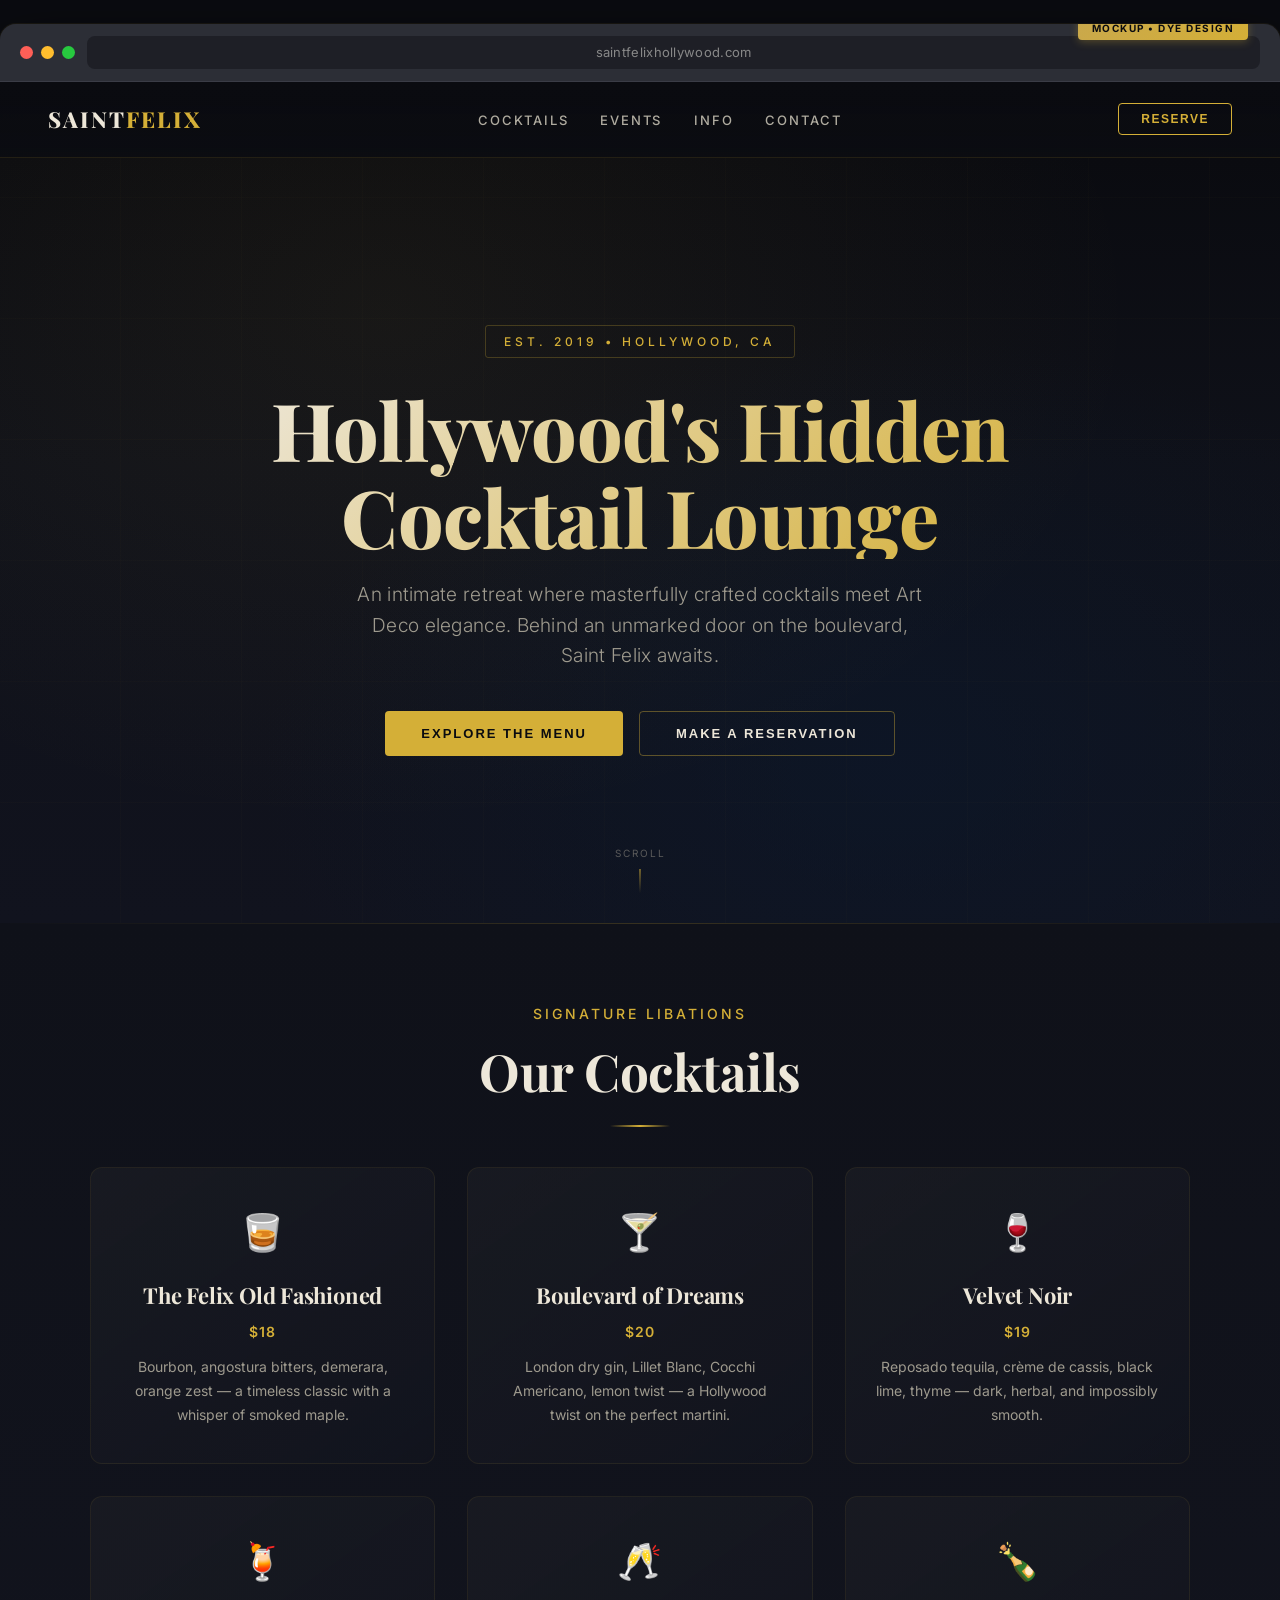
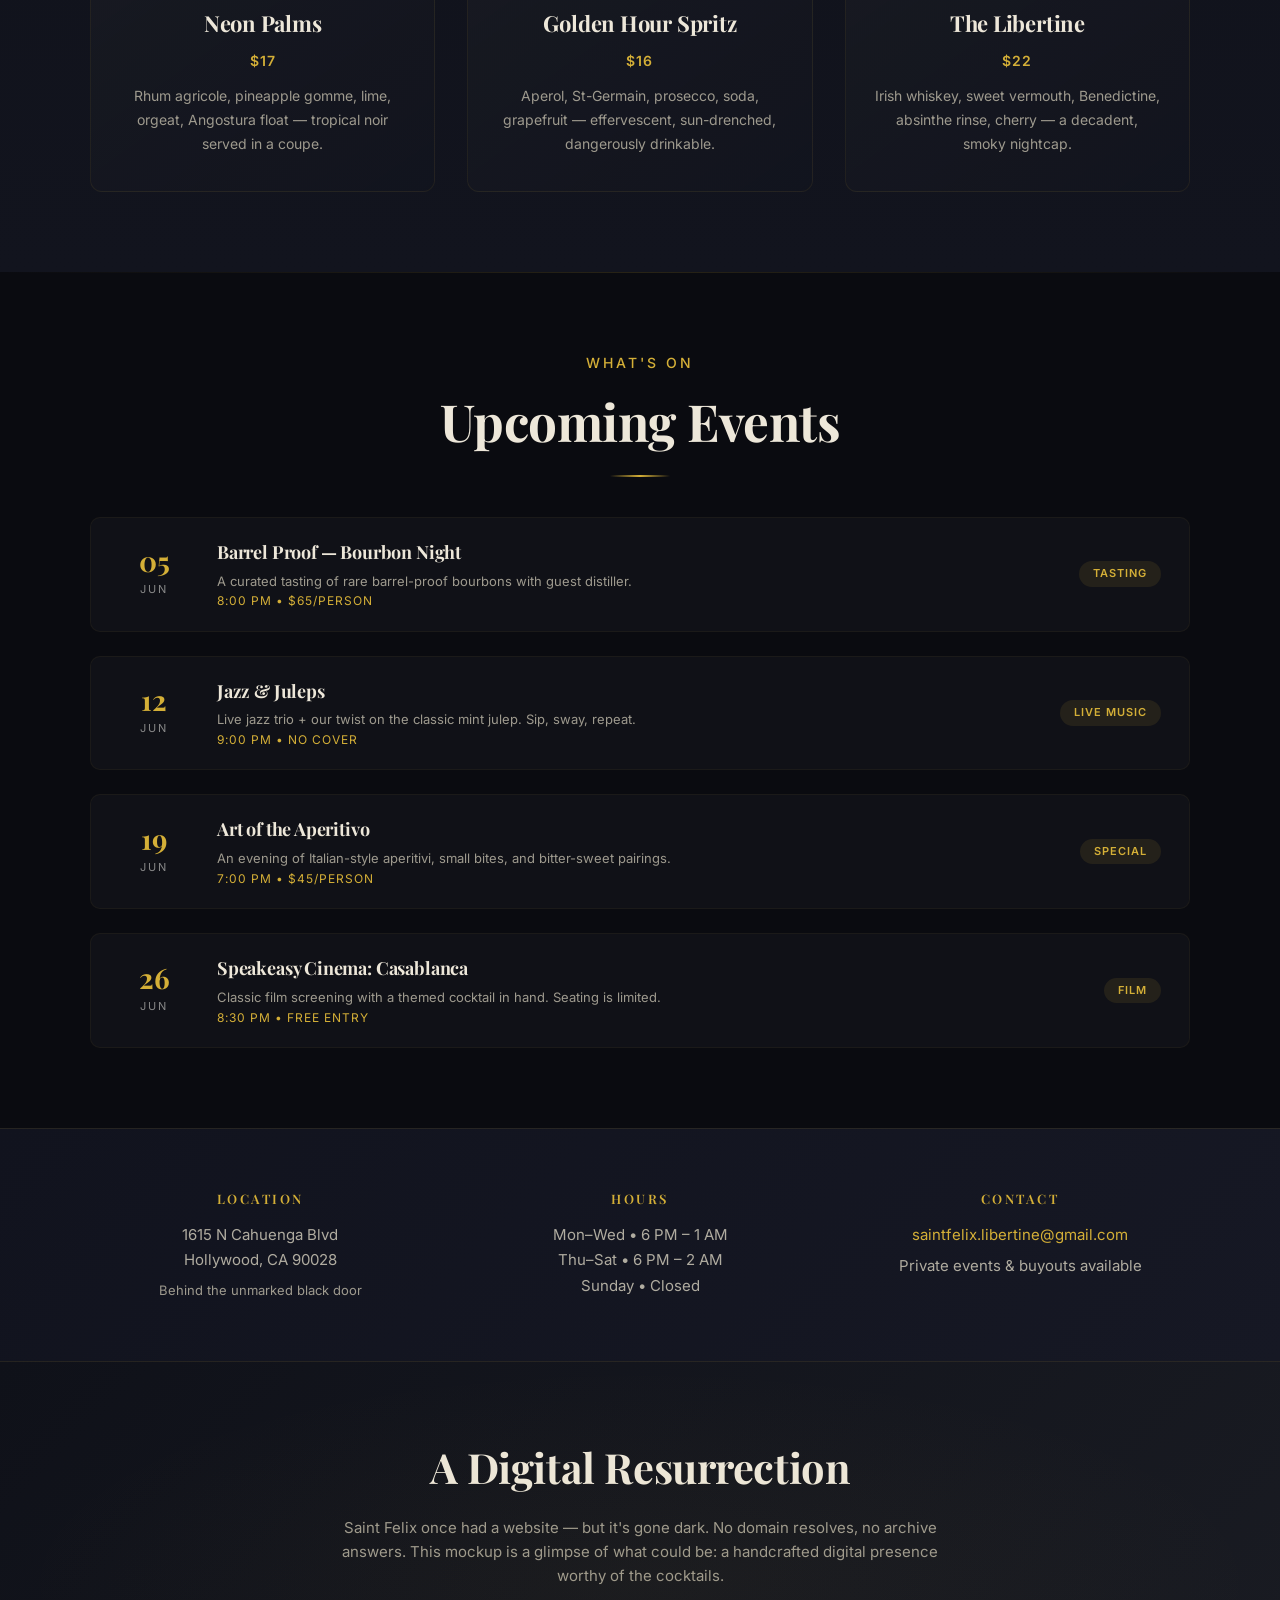
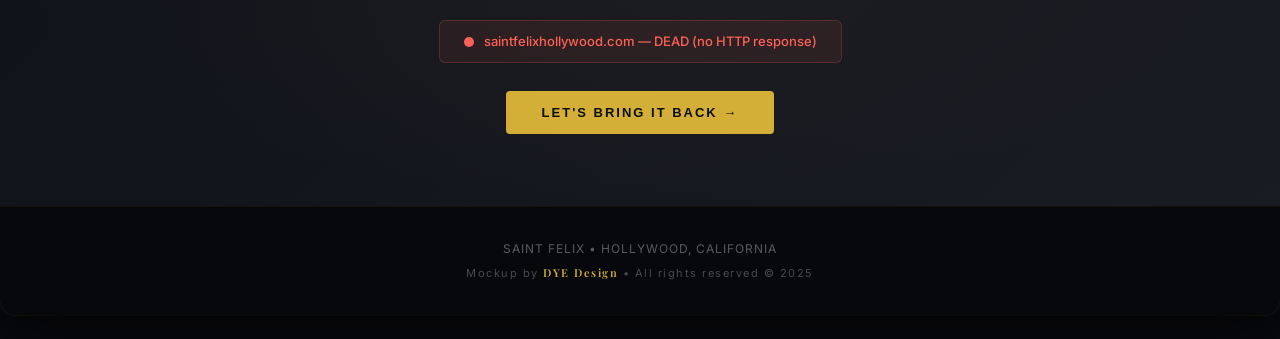
<file: mockups/Saint_Felix_Mockup.html>
<!DOCTYPE html>
<html lang="en">
<head>
<meta charset="UTF-8">
<meta name="viewport" content="width=device-width, initial-scale=1.0">
<title>Saint Felix Hollywood — Cocktail Lounge Mockup</title>
<link rel="preconnect" href="https://fonts.googleapis.com">
<link rel="preconnect" href="https://fonts.gstatic.com" crossorigin>
<link href="https://fonts.googleapis.com/css2?family=Playfair+Display:ital,wght@0,400;0,500;0,600;0,700;0,800;1,400;1,500&family=Inter:wght@300;400;500;600;700&display=swap" rel="stylesheet">
<style>
/* ===== RESET & BASE ===== */
*, *::before, *::after { box-sizing: border-box; margin: 0; padding: 0; }
html { scroll-behavior: smooth; }
body {
  font-family: 'Inter', -apple-system, BlinkMacSystemFont, sans-serif;
  background: #0a0b10;
  color: #d4d0c8;
  line-height: 1.6;
  -webkit-font-smoothing: antialiased;
}

/* ===== BROWSER CHROME ===== */
.mockup-container {
  max-width: 1280px;
  margin: 24px auto;
  background: #1a1c23;
  border-radius: 16px;
  overflow: hidden;
  box-shadow: 0 25px 60px rgba(0,0,0,0.7), 0 0 0 1px rgba(212,175,55,0.08);
  position: relative;
}
.browser-chrome {
  background: #2c2e36;
  padding: 12px 20px;
  display: flex;
  align-items: center;
  gap: 12px;
  border-bottom: 1px solid #3a3c46;
  position: relative;
}
.mac-dots {
  display: flex;
  gap: 8px;
  flex-shrink: 0;
}
.mac-dot {
  width: 13px;
  height: 13px;
  border-radius: 50%;
}
.mac-dot.red { background: #ff5f57; }
.mac-dot.yellow { background: #ffbd2e; }
.mac-dot.green { background: #27c93f; }
.browser-url {
  flex: 1;
  background: #1e1f26;
  color: #888;
  font-size: 13px;
  padding: 6px 14px;
  border-radius: 8px;
  font-family: 'Inter', sans-serif;
  text-align: center;
  letter-spacing: 0.3px;
  user-select: none;
}
.mockup-badge {
  position: absolute;
  top: -8px;
  right: 32px;
  background: linear-gradient(135deg, #c9a84c, #d4af37);
  color: #0a0b10;
  font-size: 10px;
  font-weight: 700;
  letter-spacing: 1.5px;
  text-transform: uppercase;
  padding: 4px 14px;
  border-radius: 4px;
  z-index: 5;
  box-shadow: 0 2px 8px rgba(212,175,55,0.3);
}

/* ===== SCROLLBAR ===== */
::-webkit-scrollbar { width: 6px; }
::-webkit-scrollbar-track { background: #0a0b10; }
::-webkit-scrollbar-thumb { background: #d4af37; border-radius: 3px; }

/* ===== TYPOGRAPHY ===== */
h1, h2, h3, h4 {
  font-family: 'Playfair Display', Georgia, serif;
  font-weight: 700;
  color: #ede7d9;
  letter-spacing: -0.01em;
}
h2 {
  font-size: clamp(2rem, 5vw, 3.2rem);
  text-align: center;
  margin-bottom: 12px;
}
.section-subtitle {
  text-align: center;
  font-size: 14px;
  text-transform: uppercase;
  letter-spacing: 3px;
  color: #d4af37;
  font-weight: 500;
  margin-bottom: 6px;
}
.section-divider {
  width: 60px;
  height: 2px;
  background: linear-gradient(90deg, transparent, #d4af37, transparent);
  margin: 0 auto 40px;
}

/* ===== NAVIGATION ===== */
nav {
  display: flex;
  justify-content: space-between;
  align-items: center;
  padding: 20px 48px;
  background: linear-gradient(180deg, #0a0b10 0%, rgba(10,11,16,0.92) 100%);
  border-bottom: 1px solid rgba(212,175,55,0.12);
  position: sticky;
  top: 0;
  z-index: 100;
  backdrop-filter: blur(12px);
}
.logo {
  font-family: 'Playfair Display', serif;
  font-size: 22px;
  font-weight: 800;
  color: #ede7d9;
  letter-spacing: 2px;
  text-transform: uppercase;
}
.logo span { color: #d4af37; }
.nav-links {
  display: flex;
  list-style: none;
  gap: 32px;
}
.nav-links a {
  color: #b0aca0;
  text-decoration: none;
  font-size: 13px;
  font-weight: 500;
  text-transform: uppercase;
  letter-spacing: 1.8px;
  transition: color 0.3s;
}
.nav-links a:hover { color: #d4af37; }
.nav-cta {
  background: transparent;
  border: 1px solid #d4af37;
  color: #d4af37;
  padding: 8px 22px;
  border-radius: 4px;
  font-size: 12px;
  font-weight: 600;
  text-transform: uppercase;
  letter-spacing: 1.5px;
  cursor: pointer;
  transition: all 0.3s;
}
.nav-cta:hover {
  background: #d4af37;
  color: #0a0b10;
}
.hamburger { display: none; flex-direction: column; gap: 5px; cursor: pointer; }
.hamburger span { width: 24px; height: 2px; background: #ede7d9; border-radius: 2px; }

/* ===== HERO ===== */
.hero {
  position: relative;
  min-height: 85vh;
  display: flex;
  align-items: center;
  justify-content: center;
  text-align: center;
  padding: 80px 40px;
  background:
    radial-gradient(ellipse at 30% 20%, rgba(212,175,55,0.06) 0%, transparent 60%),
    radial-gradient(ellipse at 70% 80%, rgba(10,25,47,0.5) 0%, transparent 50%),
    linear-gradient(180deg, #0a0b10 0%, #0f1119 40%, #11131e 100%);
  overflow: hidden;
}
.hero::before {
  content: '';
  position: absolute;
  inset: 0;
  background:
    repeating-linear-gradient(90deg, transparent 0px, transparent 120px, rgba(212,175,55,0.015) 120px, rgba(212,175,55,0.015) 121px),
    repeating-linear-gradient(0deg, transparent 0px, transparent 120px, rgba(212,175,55,0.015) 120px, rgba(212,175,55,0.015) 121px);
  pointer-events: none;
}
.hero-content { position: relative; z-index: 2; max-width: 820px; }
.hero-tag {
  display: inline-block;
  font-size: 12px;
  text-transform: uppercase;
  letter-spacing: 4px;
  color: #d4af37;
  border: 1px solid rgba(212,175,55,0.25);
  padding: 6px 18px;
  border-radius: 3px;
  margin-bottom: 28px;
  font-weight: 500;
}
.hero h1 {
  font-size: clamp(2.6rem, 7vw, 5rem);
  font-weight: 800;
  line-height: 1.08;
  margin-bottom: 20px;
  background: linear-gradient(135deg, #ede7d9 0%, #d4af37 100%);
  -webkit-background-clip: text;
  -webkit-text-fill-color: transparent;
  background-clip: text;
}
.hero p {
  font-size: clamp(1rem, 2vw, 1.2rem);
  color: #9e9a8e;
  max-width: 580px;
  margin: 0 auto 40px;
  font-weight: 300;
  letter-spacing: 0.3px;
}
.hero-btns { display: flex; gap: 16px; justify-content: center; flex-wrap: wrap; }
.btn-primary {
  background: #d4af37;
  color: #0a0b10;
  border: none;
  padding: 14px 36px;
  font-size: 13px;
  font-weight: 700;
  text-transform: uppercase;
  letter-spacing: 2px;
  border-radius: 4px;
  cursor: pointer;
  transition: all 0.3s;
}
.btn-primary:hover { background: #e8c44a; transform: translateY(-1px); box-shadow: 0 6px 20px rgba(212,175,55,0.3); }
.btn-outline {
  background: transparent;
  border: 1px solid rgba(212,175,55,0.4);
  color: #ede7d9;
  padding: 14px 36px;
  font-size: 13px;
  font-weight: 600;
  text-transform: uppercase;
  letter-spacing: 2px;
  border-radius: 4px;
  cursor: pointer;
  transition: all 0.3s;
}
.btn-outline:hover { border-color: #d4af37; color: #d4af37; }
.hero-scroll-indicator {
  position: absolute;
  bottom: 30px;
  left: 50%;
  transform: translateX(-50%);
  display: flex;
  flex-direction: column;
  align-items: center;
  gap: 8px;
  color: #5a5a5a;
  font-size: 10px;
  letter-spacing: 2px;
  text-transform: uppercase;
  animation: float 2.5s ease-in-out infinite;
}
@keyframes float { 0%,100% { transform: translateX(-50%) translateY(0); } 50% { transform: translateX(-50%) translateY(-8px); } }
.hero-scroll-indicator .arrow { width: 1px; height: 24px; background: linear-gradient(180deg, #d4af37, transparent); }

/* ===== SECTION COMMON ===== */
section { padding: 80px 48px; }
.section-inner { max-width: 1100px; margin: 0 auto; }

/* ===== COCKTAILS ===== */
.cocktails {
  background: linear-gradient(180deg, #0f1119 0%, #12141e 100%);
  position: relative;
}
.cocktails::before {
  content: '';
  position: absolute;
  top: 0; left: 0; right: 0;
  height: 1px;
  background: linear-gradient(90deg, transparent, rgba(212,175,55,0.2), transparent);
}
.cocktail-grid {
  display: grid;
  grid-template-columns: repeat(auto-fit, minmax(300px, 1fr));
  gap: 32px;
}
.cocktail-card {
  background: linear-gradient(145deg, rgba(26,28,35,0.8), rgba(18,20,30,0.9));
  border: 1px solid rgba(212,175,55,0.08);
  border-radius: 12px;
  padding: 36px 28px;
  text-align: center;
  transition: all 0.4s;
  position: relative;
  overflow: hidden;
}
.cocktail-card::after {
  content: '';
  position: absolute;
  top: 0; left: 0; right: 0;
  height: 3px;
  background: linear-gradient(90deg, transparent, #d4af37, transparent);
  opacity: 0;
  transition: opacity 0.4s;
}
.cocktail-card:hover::after { opacity: 1; }
.cocktail-card:hover {
  border-color: rgba(212,175,55,0.2);
  transform: translateY(-4px);
  box-shadow: 0 12px 40px rgba(0,0,0,0.3);
}
.cocktail-icon {
  font-size: 36px;
  margin-bottom: 16px;
  display: block;
}
.cocktail-card h3 {
  font-size: 22px;
  margin-bottom: 8px;
  color: #ede7d9;
}
.cocktail-card .price {
  color: #d4af37;
  font-size: 14px;
  font-weight: 600;
  letter-spacing: 1px;
  margin-bottom: 12px;
}
.cocktail-card p {
  color: #9e9a8e;
  font-size: 14px;
  line-height: 1.7;
}

/* ===== EVENTS ===== */
.events {
  background: #0a0b10;
  position: relative;
}
.events::before {
  content: '';
  position: absolute;
  top: 0; left: 0; right: 0;
  height: 1px;
  background: linear-gradient(90deg, transparent, rgba(212,175,55,0.15), transparent);
}
.event-list { display: flex; flex-direction: column; gap: 24px; }
.event-item {
  display: flex;
  align-items: center;
  gap: 28px;
  padding: 20px 28px;
  background: rgba(26,28,35,0.4);
  border: 1px solid rgba(212,175,55,0.06);
  border-radius: 10px;
  transition: all 0.3s;
}
.event-item:hover {
  border-color: rgba(212,175,55,0.15);
  background: rgba(26,28,35,0.7);
}
.event-date {
  text-align: center;
  min-width: 70px;
  flex-shrink: 0;
}
.event-date .day {
  font-family: 'Playfair Display', serif;
  font-size: 28px;
  font-weight: 700;
  color: #d4af37;
  line-height: 1;
  display: block;
}
.event-date .month {
  font-size: 11px;
  text-transform: uppercase;
  letter-spacing: 2px;
  color: #888;
}
.event-info { flex: 1; }
.event-info h4 {
  font-size: 18px;
  color: #ede7d9;
  margin-bottom: 4px;
}
.event-info p {
  color: #9e9a8e;
  font-size: 13px;
}
.event-info .event-time {
  font-size: 12px;
  color: #d4af37;
  letter-spacing: 1px;
  text-transform: uppercase;
}
.event-tag {
  background: rgba(212,175,55,0.1);
  color: #d4af37;
  font-size: 11px;
  padding: 4px 14px;
  border-radius: 20px;
  text-transform: uppercase;
  letter-spacing: 1px;
  font-weight: 600;
  white-space: nowrap;
}

/* ===== INFO STRIP ===== */
.info-strip {
  background: linear-gradient(135deg, #11131e 0%, #161824 100%);
  border-top: 1px solid rgba(212,175,55,0.1);
  border-bottom: 1px solid rgba(212,175,55,0.1);
  padding: 60px 48px;
}
.info-grid {
  display: grid;
  grid-template-columns: repeat(auto-fit, minmax(240px, 1fr));
  gap: 40px;
  max-width: 1100px;
  margin: 0 auto;
  text-align: center;
}
.info-item h4 {
  font-size: 13px;
  text-transform: uppercase;
  letter-spacing: 2.5px;
  color: #d4af37;
  margin-bottom: 12px;
  font-weight: 600;
}
.info-item p {
  color: #b0aca0;
  font-size: 15px;
  line-height: 1.7;
}
.info-item .label-value {
  color: #9e9a8e;
  font-size: 13px;
}
.info-item a {
  color: #d4af37;
  text-decoration: none;
  transition: color 0.3s;
}
.info-item a:hover { color: #e8c44a; }

/* ===== CTA BANNER ===== */
.cta-banner {
  background: linear-gradient(135deg, #0f1119 0%, #1a1c23 100%);
  padding: 72px 48px;
  text-align: center;
  position: relative;
  overflow: hidden;
}
.cta-banner::before {
  content: '';
  position: absolute;
  inset: 0;
  background:
    radial-gradient(ellipse at 50% 50%, rgba(212,175,55,0.04) 0%, transparent 70%);
  pointer-events: none;
}
.cta-banner h2 {
  font-size: clamp(1.6rem, 4vw, 2.6rem);
  margin-bottom: 16px;
}
.cta-banner p {
  color: #9e9a8e;
  max-width: 600px;
  margin: 0 auto 32px;
  font-size: 15px;
}
.cta-dead-website {
  display: inline-flex;
  align-items: center;
  gap: 10px;
  background: rgba(255,95,87,0.08);
  border: 1px solid rgba(255,95,87,0.2);
  padding: 10px 24px;
  border-radius: 6px;
  margin-bottom: 28px;
}
.cta-dead-website span {
  color: #ff5f57;
  font-size: 13px;
  font-weight: 500;
}
.cta-dead-website .dead-icon {
  display: inline-block;
  width: 10px;
  height: 10px;
  background: #ff5f57;
  border-radius: 50%;
  animation: pulse-dot 1.8s ease-in-out infinite;
}
@keyframes pulse-dot { 0%,100% { opacity: 1; } 50% { opacity: 0.3; } }

/* ===== FOOTER ===== */
footer {
  background: #07080c;
  padding: 32px 48px;
  text-align: center;
  border-top: 1px solid rgba(212,175,55,0.06);
}
footer p {
  color: #5a5a5a;
  font-size: 12px;
  letter-spacing: 1px;
  text-transform: uppercase;
}
footer strong {
  color: #b0aca0;
  font-weight: 600;
  font-family: 'Playfair Display', serif;
  letter-spacing: 2px;
}
.dye-credit {
  margin-top: 6px;
  font-size: 11px;
  color: #4a4a4a;
  letter-spacing: 1.5px;
}
.dye-credit span {
  color: #d4af37;
  font-weight: 600;
  font-family: 'Playfair Display', serif;
}

/* ===== RESPONSIVE ===== */
@media (max-width: 768px) {
  nav { padding: 16px 24px; }
  .nav-links { display: none; }
  .nav-cta { display: none; }
  .hamburger { display: flex; }
  section { padding: 48px 24px; }
  .hero { min-height: 70vh; padding: 60px 24px; }
  .event-item { flex-direction: column; text-align: center; gap: 12px; padding: 20px; }
  .event-date { display: flex; gap: 6px; align-items: baseline; justify-content: center; }
  .event-date .day { font-size: 22px; }
  .info-strip { padding: 40px 24px; }
  .cta-banner { padding: 48px 24px; }
  footer { padding: 24px; }
  .mockup-container { margin: 12px; border-radius: 12px; }
  .browser-chrome { padding: 10px 14px; }
  .browser-url { font-size: 11px; padding: 5px 10px; }
  .mockup-badge { right: 16px; top: -6px; font-size: 9px; padding: 3px 10px; }
}
@media (max-width: 480px) {
  .cocktail-grid { grid-template-columns: 1fr; }
  .info-grid { grid-template-columns: 1fr; gap: 28px; }
}
</style>
</head>
<body>

<div class="mockup-container">

  <!-- macOS Browser Chrome -->
  <div class="browser-chrome">
    <div class="mac-dots">
      <span class="mac-dot red"></span>
      <span class="mac-dot yellow"></span>
      <span class="mac-dot green"></span>
    </div>
    <div class="browser-url">saintfelixhollywood.com</div>
    <div class="mockup-badge">Mockup &bull; DYE Design</div>
  </div>

  <!-- Navigation -->
  <nav>
    <div class="logo">Saint<span>Felix</span></div>
    <ul class="nav-links">
      <li><a href="#cocktails">Cocktails</a></li>
      <li><a href="#events">Events</a></li>
      <li><a href="#info">Info</a></li>
      <li><a href="#contact">Contact</a></li>
    </ul>
    <button class="nav-cta">Reserve</button>
    <div class="hamburger"><span></span><span></span><span></span></div>
  </nav>

  <!-- Hero -->
  <section class="hero" id="home">
    <div class="hero-content">
      <div class="hero-tag">Est. 2019 &bull; Hollywood, CA</div>
      <h1>Hollywood's Hidden Cocktail Lounge</h1>
      <p>An intimate retreat where masterfully crafted cocktails meet Art Deco elegance. Behind an unmarked door on the boulevard, Saint Felix awaits.</p>
      <div class="hero-btns">
        <button class="btn-primary">Explore the Menu</button>
        <button class="btn-outline">Make a Reservation</button>
      </div>
    </div>
    <div class="hero-scroll-indicator">
      <span>Scroll</span>
      <div class="arrow"></div>
    </div>
  </section>

  <!-- Signature Cocktails -->
  <section class="cocktails" id="cocktails">
    <div class="section-inner">
      <div class="section-subtitle">Signature Libations</div>
      <h2>Our Cocktails</h2>
      <div class="section-divider"></div>
      <div class="cocktail-grid">
        <div class="cocktail-card">
          <span class="cocktail-icon">🥃</span>
          <h3>The Felix Old Fashioned</h3>
          <div class="price">$18</div>
          <p>Bourbon, angostura bitters, demerara, orange zest — a timeless classic with a whisper of smoked maple.</p>
        </div>
        <div class="cocktail-card">
          <span class="cocktail-icon">🍸</span>
          <h3>Boulevard of Dreams</h3>
          <div class="price">$20</div>
          <p>London dry gin, Lillet Blanc, Cocchi Americano, lemon twist — a Hollywood twist on the perfect martini.</p>
        </div>
        <div class="cocktail-card">
          <span class="cocktail-icon">🍷</span>
          <h3>Velvet Noir</h3>
          <div class="price">$19</div>
          <p>Reposado tequila, crème de cassis, black lime, thyme — dark, herbal, and impossibly smooth.</p>
        </div>
        <div class="cocktail-card">
          <span class="cocktail-icon">🍹</span>
          <h3>Neon Palms</h3>
          <div class="price">$17</div>
          <p>Rhum agricole, pineapple gomme, lime, orgeat, Angostura float — tropical noir served in a coupe.</p>
        </div>
        <div class="cocktail-card">
          <span class="cocktail-icon">🥂</span>
          <h3>Golden Hour Spritz</h3>
          <div class="price">$16</div>
          <p>Aperol, St-Germain, prosecco, soda, grapefruit — effervescent, sun-drenched, dangerously drinkable.</p>
        </div>
        <div class="cocktail-card">
          <span class="cocktail-icon">🍾</span>
          <h3>The Libertine</h3>
          <div class="price">$22</div>
          <p>Irish whiskey, sweet vermouth, Benedictine, absinthe rinse, cherry — a decadent, smoky nightcap.</p>
        </div>
      </div>
    </div>
  </section>

  <!-- Events -->
  <section class="events" id="events">
    <div class="section-inner">
      <div class="section-subtitle">What's On</div>
      <h2>Upcoming Events</h2>
      <div class="section-divider"></div>
      <div class="event-list">
        <div class="event-item">
          <div class="event-date"><span class="day">05</span><span class="month">Jun</span></div>
          <div class="event-info">
            <h4>Barrel Proof &mdash; Bourbon Night</h4>
            <p>A curated tasting of rare barrel-proof bourbons with guest distiller.</p>
            <div class="event-time">8:00 PM &bull; $65/person</div>
          </div>
          <div class="event-tag">Tasting</div>
        </div>
        <div class="event-item">
          <div class="event-date"><span class="day">12</span><span class="month">Jun</span></div>
          <div class="event-info">
            <h4>Jazz &amp; Juleps</h4>
            <p>Live jazz trio + our twist on the classic mint julep. Sip, sway, repeat.</p>
            <div class="event-time">9:00 PM &bull; No cover</div>
          </div>
          <div class="event-tag">Live Music</div>
        </div>
        <div class="event-item">
          <div class="event-date"><span class="day">19</span><span class="month">Jun</span></div>
          <div class="event-info">
            <h4>Art of the Aperitivo</h4>
            <p>An evening of Italian-style aperitivi, small bites, and bitter-sweet pairings.</p>
            <div class="event-time">7:00 PM &bull; $45/person</div>
          </div>
          <div class="event-tag">Special</div>
        </div>
        <div class="event-item">
          <div class="event-date"><span class="day">26</span><span class="month">Jun</span></div>
          <div class="event-info">
            <h4>Speakeasy Cinema: Casablanca</h4>
            <p>Classic film screening with a themed cocktail in hand. Seating is limited.</p>
            <div class="event-time">8:30 PM &bull; Free entry</div>
          </div>
          <div class="event-tag">Film</div>
        </div>
      </div>
    </div>
  </section>

  <!-- Info Strip -->
  <section class="info-strip" id="info">
    <div class="info-grid">
      <div class="info-item">
        <h4>Location</h4>
        <p>1615 N Cahuenga Blvd<br>Hollywood, CA 90028</p>
        <p class="label-value" style="margin-top:6px;">Behind the unmarked black door</p>
      </div>
      <div class="info-item">
        <h4>Hours</h4>
        <p>Mon–Wed &bull; 6 PM – 1 AM<br>Thu–Sat &bull; 6 PM – 2 AM<br>Sunday &bull; Closed</p>
      </div>
      <div class="info-item" id="contact">
        <h4>Contact</h4>
        <p><a href="mailto:saintfelix.libertine@gmail.com">saintfelix.libertine@gmail.com</a></p>
        <p style="margin-top:6px;">Private events &amp; buyouts available</p>
      </div>
    </div>
  </section>

  <!-- CTA Banner - Dead Website -->
  <section class="cta-banner">
    <h2>A Digital Resurrection</h2>
    <p>Saint Felix once had a website — but it's gone dark. No domain resolves, no archive answers. This mockup is a glimpse of what could be: a handcrafted digital presence worthy of the cocktails.</p>
    <div class="cta-dead-website">
      <span class="dead-icon"></span>
      <span>saintfelixhollywood.com — DEAD (no HTTP response)</span>
    </div>
    <br>
    <button class="btn-primary">Let's Bring It Back &rarr;</button>
  </section>

  <!-- Footer -->
  <footer>
    <p>Saint Felix &bull; Hollywood, California</p>
    <div class="dye-credit">Mockup by <span>DYE Design</span> &bull; All rights reserved &copy; 2025</div>
  </footer>

</div>

</body>
</html>
</file>
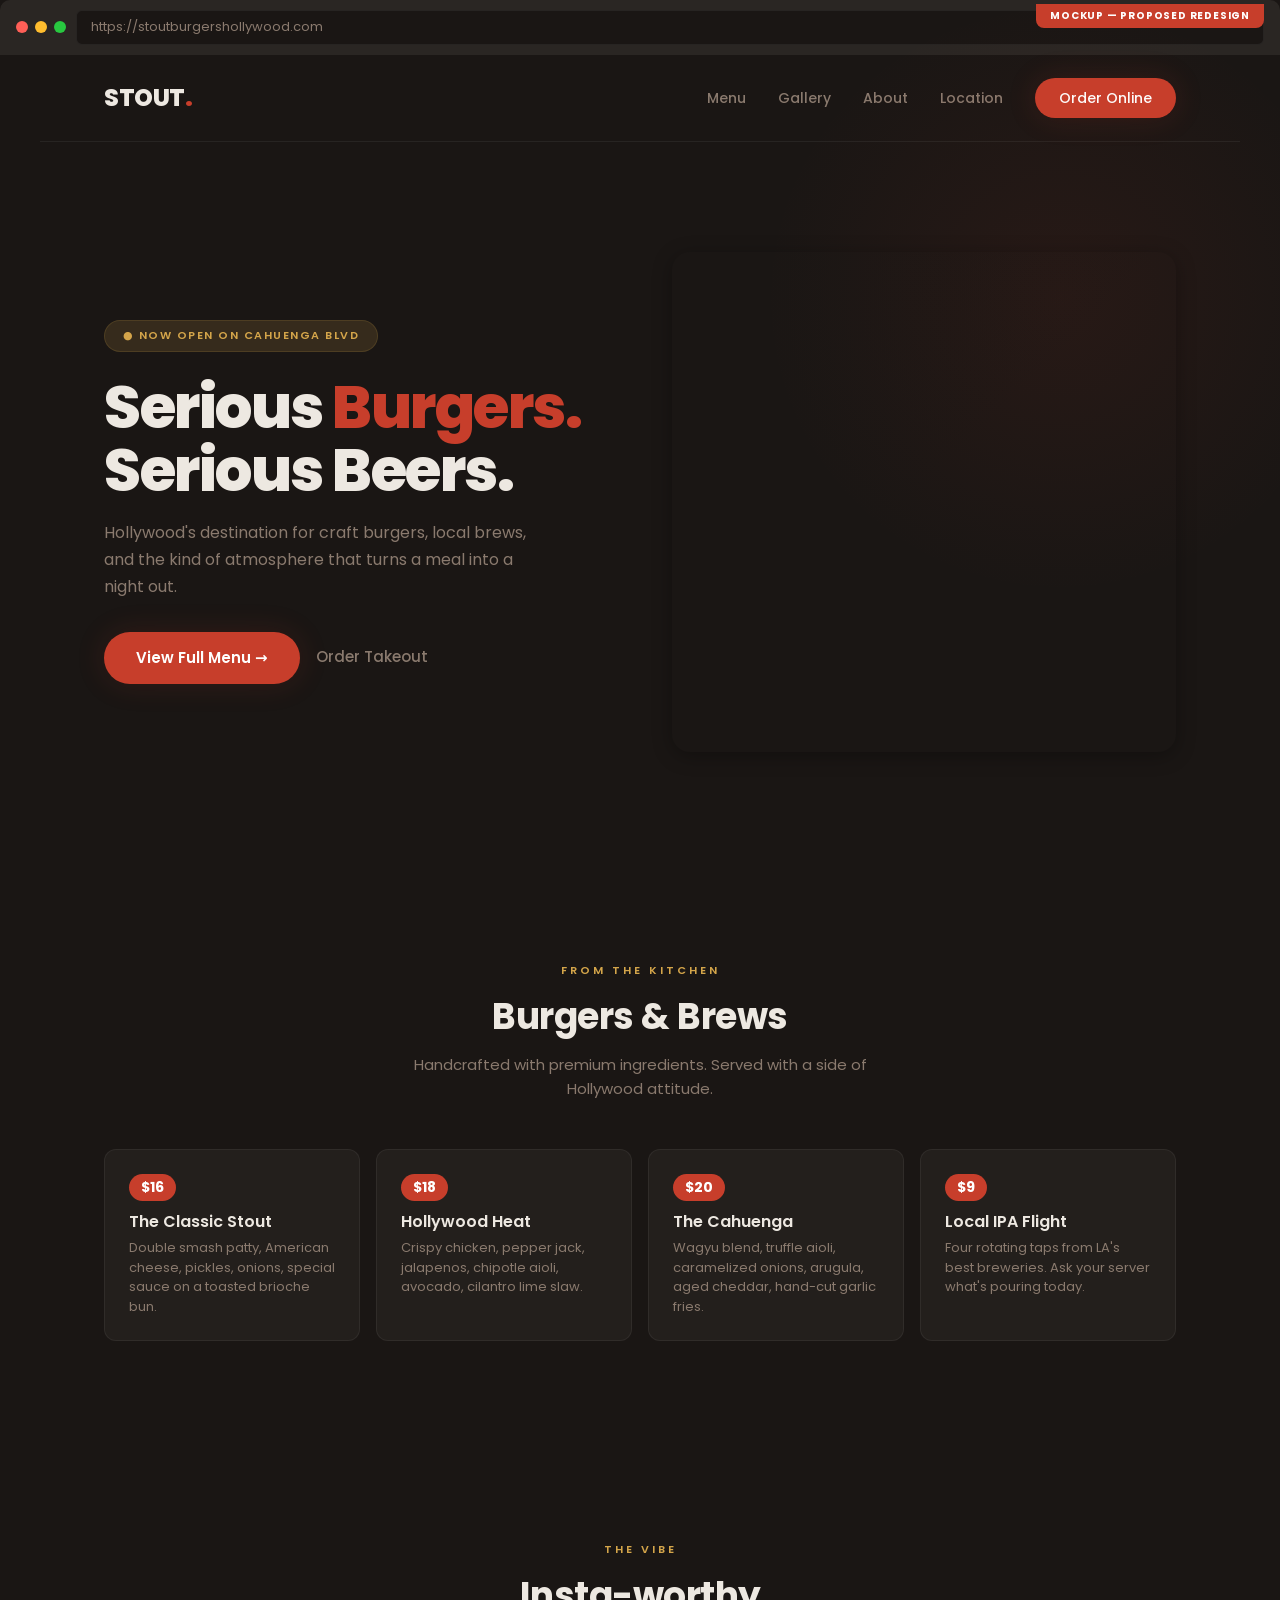
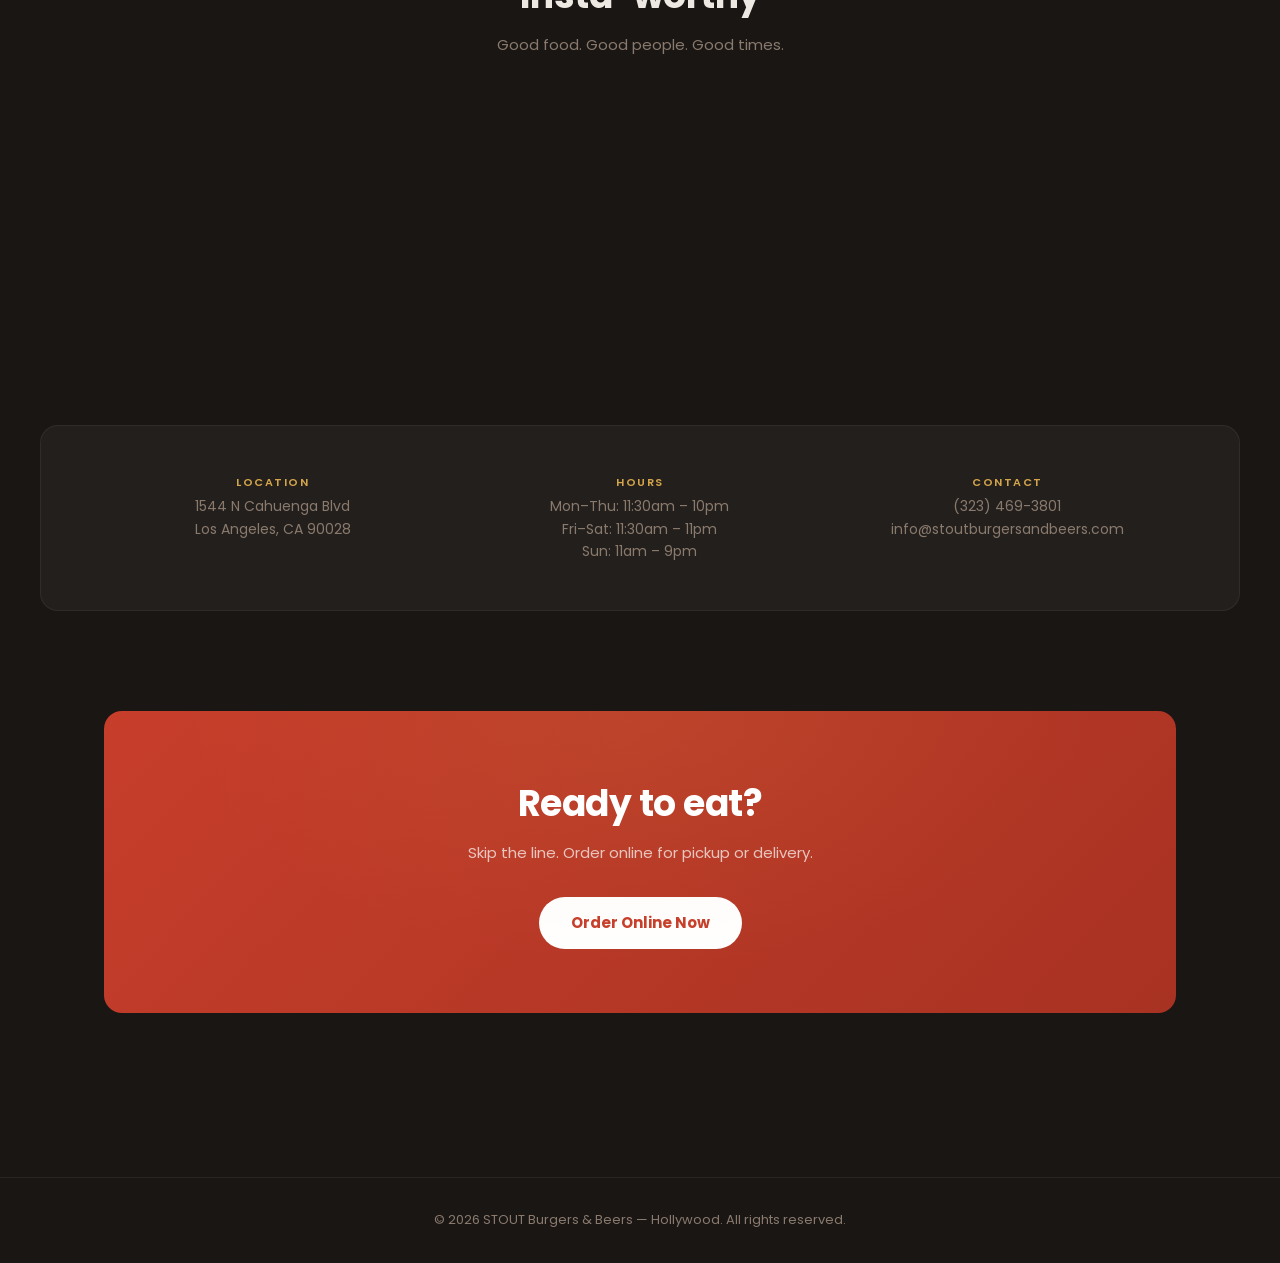
<file: mockups/Stout_Burgers_Mockup.html>
<!DOCTYPE html>
<html lang="en">
<head>
<meta charset="UTF-8">
<meta name="viewport" content="width=device-width, initial-scale=1.0">
<title>STOUT — Burgers & Beers | Hollywood</title>
<link rel="preconnect" href="https://fonts.googleapis.com">
<link href="https://fonts.googleapis.com/css2?family=Poppins:wght@400;500;600;700;800;900&family=JetBrains+Mono:wght@400;600&display=swap" rel="stylesheet">
<style>
  :root {
    --bg: #1A1614;
    --surface: #231F1C;
    --surface-hover: #2A2623;
    --border: rgba(255,255,255,0.06);
    --primary: #C73E2B;
    --primary-hover: #D94A36;
    --amber: #D4A54A;
    --amber-dim: rgba(212,165,74,0.15);
    --text: #EDE8E1;
    --muted: #8A7A6E;
    --white: #FFFFFF;

    --font-primary: 'Poppins', system-ui, -apple-system, sans-serif;
    --font-mono: 'JetBrains Mono', monospace;

    --radius-sm: 8px;
    --radius-md: 12px;
    --radius-lg: 18px;
    --radius-full: 999px;

    --shadow-glow: 0 0 30px rgba(199,62,43,0.15);
    --shadow-card: 0 4px 20px rgba(0,0,0,0.3);

    --space-xs: 4px; --space-sm: 8px; --space-md: 16px;
    --space-lg: 24px; --space-xl: 32px; --space-2xl: 48px;
    --space-3xl: 64px; --space-4xl: 80px; --space-5xl: 100px;
  }

  * { margin: 0; padding: 0; box-sizing: border-box; }
  body {
    font-family: var(--font-primary); background: var(--bg); color: var(--text);
    line-height: 1.6; -webkit-font-smoothing: antialiased;
  }

  .browser-chrome { background: #2A2623; border-radius: 10px 10px 0 0; padding: 10px var(--space-md); display: flex; align-items: center; gap: 10px; }
  .browser-chrome .dots { display: flex; gap: 7px; }
  .browser-chrome .dots span { width: 12px; height: 12px; border-radius: 50%; }
  .browser-chrome .dots span:nth-child(1) { background: #FF5F57; }
  .browser-chrome .dots span:nth-child(2) { background: #FFBD2E; }
  .browser-chrome .dots span:nth-child(3) { background: #28C840; }
  .browser-chrome .url-bar { flex: 1; background: #1A1614; border-radius: 6px; padding: 6px 14px; font-size: 13px; color: #8A7A6E; font-family: var(--font-primary); border: 1px solid rgba(255,255,255,0.06); }
  .mockup-label { position: fixed; top: 4px; right: 16px; z-index: 200; background: var(--primary); color: #FFF; padding: 4px 14px; border-radius: 0 0 8px 8px; font-size: 10px; font-weight: 700; letter-spacing: 0.8px; text-transform: uppercase; }

  .nav { display: flex; justify-content: space-between; align-items: center; padding: var(--space-lg) var(--space-3xl); max-width: 1200px; margin: 0 auto; border-bottom: 1px solid var(--border); }
  .nav-logo { font-size: 24px; font-weight: 800; letter-spacing: -0.5px; color: var(--text); }
  .nav-logo span { color: var(--primary); }
  .nav-links { display: flex; gap: var(--space-xl); list-style: none; align-items: center; }
  .nav-links a { text-decoration: none; color: var(--muted); font-size: 14px; font-weight: 500; transition: color 0.2s; }
  .nav-links a:hover { color: var(--text); }
  .nav-cta { background: var(--primary); color: #FFF !important; padding: 10px 24px; border-radius: var(--radius-full); font-weight: 600; box-shadow: var(--shadow-glow); transition: all 0.2s; }
  .nav-cta:hover { background: var(--primary-hover); transform: translateY(-1px); }

  .hero { display: grid; grid-template-columns: 1fr 1fr; max-width: 1200px; margin: 0 auto; min-height: 80vh; padding: var(--space-3xl) var(--space-3xl); gap: var(--space-3xl); align-items: center; position: relative; }
  .hero::before { content: ''; position: absolute; top: -20%; right: -10%; width: 600px; height: 600px; background: radial-gradient(circle, rgba(199,62,43,0.08) 0%, transparent 70%); pointer-events: none; }
  .hero-content { position: relative; z-index: 1; }
  .hero-content .badge { display: inline-flex; align-items: center; gap: 8px; background: var(--amber-dim); color: var(--amber); padding: 6px 18px; border-radius: var(--radius-full); font-size: 11px; font-weight: 600; text-transform: uppercase; letter-spacing: 1.5px; margin-bottom: var(--space-lg); border: 1px solid rgba(212,165,74,0.15); }
  .hero-content h1 { font-size: 60px; font-weight: 800; line-height: 1.06; letter-spacing: -1.5px; margin-bottom: var(--space-md); }
  .hero-content h1 span { color: var(--primary); }
  .hero-content p { font-size: 16px; color: var(--muted); line-height: 1.7; max-width: 440px; margin-bottom: var(--space-xl); }
  .hero-actions { display: flex; gap: var(--space-md); align-items: center; }
  .btn-primary { background: var(--primary); color: #FFF; padding: 14px 32px; border-radius: var(--radius-full); text-decoration: none; font-weight: 600; font-size: 15px; transition: all 0.2s; display: inline-flex; align-items: center; gap: var(--space-sm); box-shadow: var(--shadow-glow); }
  .btn-primary:hover { background: var(--primary-hover); transform: translateY(-2px); }
  .btn-secondary { color: var(--muted); text-decoration: none; font-weight: 500; font-size: 15px; padding-bottom: 2px; transition: color 0.2s; }
  .btn-secondary:hover { color: var(--text); }
  .hero-visual { border-radius: var(--radius-lg); height: 500px; background-image: url('https://images.unsplash.com/photo-1568901346375-23c9450c58cd?w=700&h=500&fit=crop'); background-size: cover; background-position: center; box-shadow: var(--shadow-card); position: relative; }
  .hero-visual::after { content: ''; position: absolute; inset: 0; border-radius: var(--radius-lg); background: linear-gradient(135deg, rgba(26,22,20,0.4) 0%, transparent 50%); pointer-events: none; }

  section { max-width: 1200px; margin: 0 auto; padding: var(--space-5xl) var(--space-3xl); }
  .section-label { text-align: center; text-transform: uppercase; letter-spacing: 3px; font-size: 11px; font-weight: 600; color: var(--amber); margin-bottom: var(--space-sm); }
  section h2 { font-size: 36px; font-weight: 700; text-align: center; margin-bottom: var(--space-sm); letter-spacing: -0.5px; }
  section .subtitle { text-align: center; color: var(--muted); font-size: 15px; max-width: 520px; margin: 0 auto var(--space-2xl); }

  .menu-grid { display: grid; grid-template-columns: repeat(4, 1fr); gap: var(--space-md); }
  .menu-card { background: var(--surface); border-radius: var(--radius-md); padding: var(--space-lg); border: 1px solid var(--border); transition: all 0.25s; }
  .menu-card:hover { background: var(--surface-hover); transform: translateY(-4px); border-color: rgba(199,62,43,0.2); }
  .menu-card .price { display: inline-block; background: var(--primary); color: #FFF; padding: 2px 12px; border-radius: var(--radius-full); font-weight: 700; font-size: 14px; margin-bottom: var(--space-sm); }
  .menu-card h3 { font-size: 16px; font-weight: 600; margin-bottom: var(--space-xs); }
  .menu-card p { font-size: 13px; color: var(--muted); line-height: 1.5; }

  .gallery-grid { display: grid; grid-template-columns: repeat(4, 1fr); gap: var(--space-sm); height: 220px; }
  .gallery-grid > div { border-radius: var(--radius-sm); overflow: hidden; background-size: cover; background-position: center; }

  .info-strip { background: var(--surface); border: 1px solid var(--border); padding: var(--space-2xl) var(--space-3xl); display: grid; grid-template-columns: repeat(3, 1fr); gap: var(--space-xl); border-radius: var(--radius-lg); max-width: 1200px; margin: 0 auto; }
  .info-item { text-align: center; }
  .info-item h3 { font-size: 11px; font-weight: 600; text-transform: uppercase; letter-spacing: 1.5px; margin-bottom: var(--space-xs); color: var(--amber); }
  .info-item p { font-size: 14px; color: var(--muted); line-height: 1.6; }

  .cta-banner { text-align: center; background: linear-gradient(135deg, var(--primary), #A83222); border-radius: var(--radius-lg); padding: var(--space-3xl) var(--space-2xl); max-width: 1200px; margin: 0 auto; position: relative; overflow: hidden; }
  .cta-banner::before { content: ''; position: absolute; inset: 0; background: radial-gradient(ellipse at 50% 0%, rgba(212,165,74,0.1) 0%, transparent 60%); }
  .cta-banner h2 { font-size: 36px; font-weight: 700; color: #FFF; margin-bottom: var(--space-sm); position: relative; }
  .cta-banner p { color: rgba(255,255,255,0.7); margin-bottom: var(--space-xl); font-size: 15px; position: relative; }
  .cta-banner .btn-primary { background: #FFF; color: var(--primary); font-weight: 700; box-shadow: none; }
  .cta-banner .btn-primary:hover { background: var(--amber); color: var(--bg); }

  .footer { text-align: center; padding: var(--space-xl) var(--space-3xl); color: var(--muted); font-size: 13px; border-top: 1px solid var(--border); margin-top: var(--space-3xl); }

  @media (max-width: 768px) {
    .nav { flex-direction: column; gap: var(--space-md); padding: var(--space-md) var(--space-lg); }
    .hero { grid-template-columns: 1fr; padding: var(--space-xl) var(--space-lg); min-height: auto; }
    .hero-content h1 { font-size: 36px; }
    .hero-visual { height: 260px; }
    section { padding: var(--space-2xl) var(--space-lg); }
    .menu-grid { grid-template-columns: repeat(2, 1fr); }
    .gallery-grid { grid-template-columns: repeat(2, 1fr); height: 140px; }
    .info-strip { grid-template-columns: 1fr; }
    .cta-banner { padding: var(--space-2xl) var(--space-lg); }
  }
</style>
</head>
<body>
<div class="mockup-label">MOCKUP — Proposed Redesign</div>
<div class="browser-chrome">
  <div class="dots"><span></span><span></span><span></span></div>
  <div class="url-bar">https://stoutburgershollywood.com</div>
</div>

<nav class="nav">
  <div class="nav-logo">STOUT<span>.</span></div>
  <ul class="nav-links">
    <li><a href="#">Menu</a></li>
    <li><a href="#">Gallery</a></li>
    <li><a href="#">About</a></li>
    <li><a href="#">Location</a></li>
    <li><a href="#" class="nav-cta">Order Online</a></li>
  </ul>
</nav>

<section class="hero">
  <div class="hero-content">
    <span class="badge">● Now Open on Cahuenga Blvd</span>
    <h1>Serious <span>Burgers.</span><br>Serious Beers.</h1>
    <p>Hollywood's destination for craft burgers, local brews, and the kind of atmosphere that turns a meal into a night out.</p>
    <div class="hero-actions">
      <a href="#" class="btn-primary">View Full Menu →</a>
      <a href="#" class="btn-secondary">Order Takeout</a>
    </div>
  </div>
  <div class="hero-visual" role="img" aria-label="Craft burger"></div>
</section>

<section>
  <div class="section-label">From the Kitchen</div>
  <h2>Burgers & Brews</h2>
  <p class="subtitle">Handcrafted with premium ingredients. Served with a side of Hollywood attitude.</p>
  <div class="menu-grid">
    <div class="menu-card"><span class="price">$16</span><h3>The Classic Stout</h3><p>Double smash patty, American cheese, pickles, onions, special sauce on a toasted brioche bun.</p></div>
    <div class="menu-card"><span class="price">$18</span><h3>Hollywood Heat</h3><p>Crispy chicken, pepper jack, jalapenos, chipotle aioli, avocado, cilantro lime slaw.</p></div>
    <div class="menu-card"><span class="price">$20</span><h3>The Cahuenga</h3><p>Wagyu blend, truffle aioli, caramelized onions, arugula, aged cheddar, hand-cut garlic fries.</p></div>
    <div class="menu-card"><span class="price">$9</span><h3>Local IPA Flight</h3><p>Four rotating taps from LA's best breweries. Ask your server what's pouring today.</p></div>
  </div>
</section>

<section>
  <div class="section-label">The Vibe</div>
  <h2>Insta-worthy</h2>
  <p class="subtitle">Good food. Good people. Good times.</p>
  <div class="gallery-grid">
    <div style="background-image:url('https://images.unsplash.com/photo-1550547660-d9450f859349?w=300&h=220&fit=crop')"></div>
    <div style="background-image:url('https://images.unsplash.com/photo-1466978913421-dad2ebd01d17?w=300&h=220&fit=crop')"></div>
    <div style="background-image:url('https://images.unsplash.com/photo-1504674900247-0877df9cc836?w=300&h=220&fit=crop')"></div>
    <div style="background-image:url('https://images.unsplash.com/photo-1514933651103-005eec06c04b?w=300&h=220&fit=crop')"></div>
  </div>
</section>

<div class="info-strip">
  <div class="info-item"><h3>Location</h3><p>1544 N Cahuenga Blvd<br>Los Angeles, CA 90028</p></div>
  <div class="info-item"><h3>Hours</h3><p>Mon–Thu: 11:30am – 10pm<br>Fri–Sat: 11:30am – 11pm<br>Sun: 11am – 9pm</p></div>
  <div class="info-item"><h3>Contact</h3><p>(323) 469-3801<br>info@stoutburgersandbeers.com</p></div>
</div>

<section>
  <div class="cta-banner">
    <h2>Ready to eat?</h2>
    <p>Skip the line. Order online for pickup or delivery.</p>
    <a href="#" class="btn-primary">Order Online Now</a>
  </div>
</section>

<footer class="footer">&copy; 2026 STOUT Burgers & Beers — Hollywood. All rights reserved.</footer>
</body>
</html>
</file>
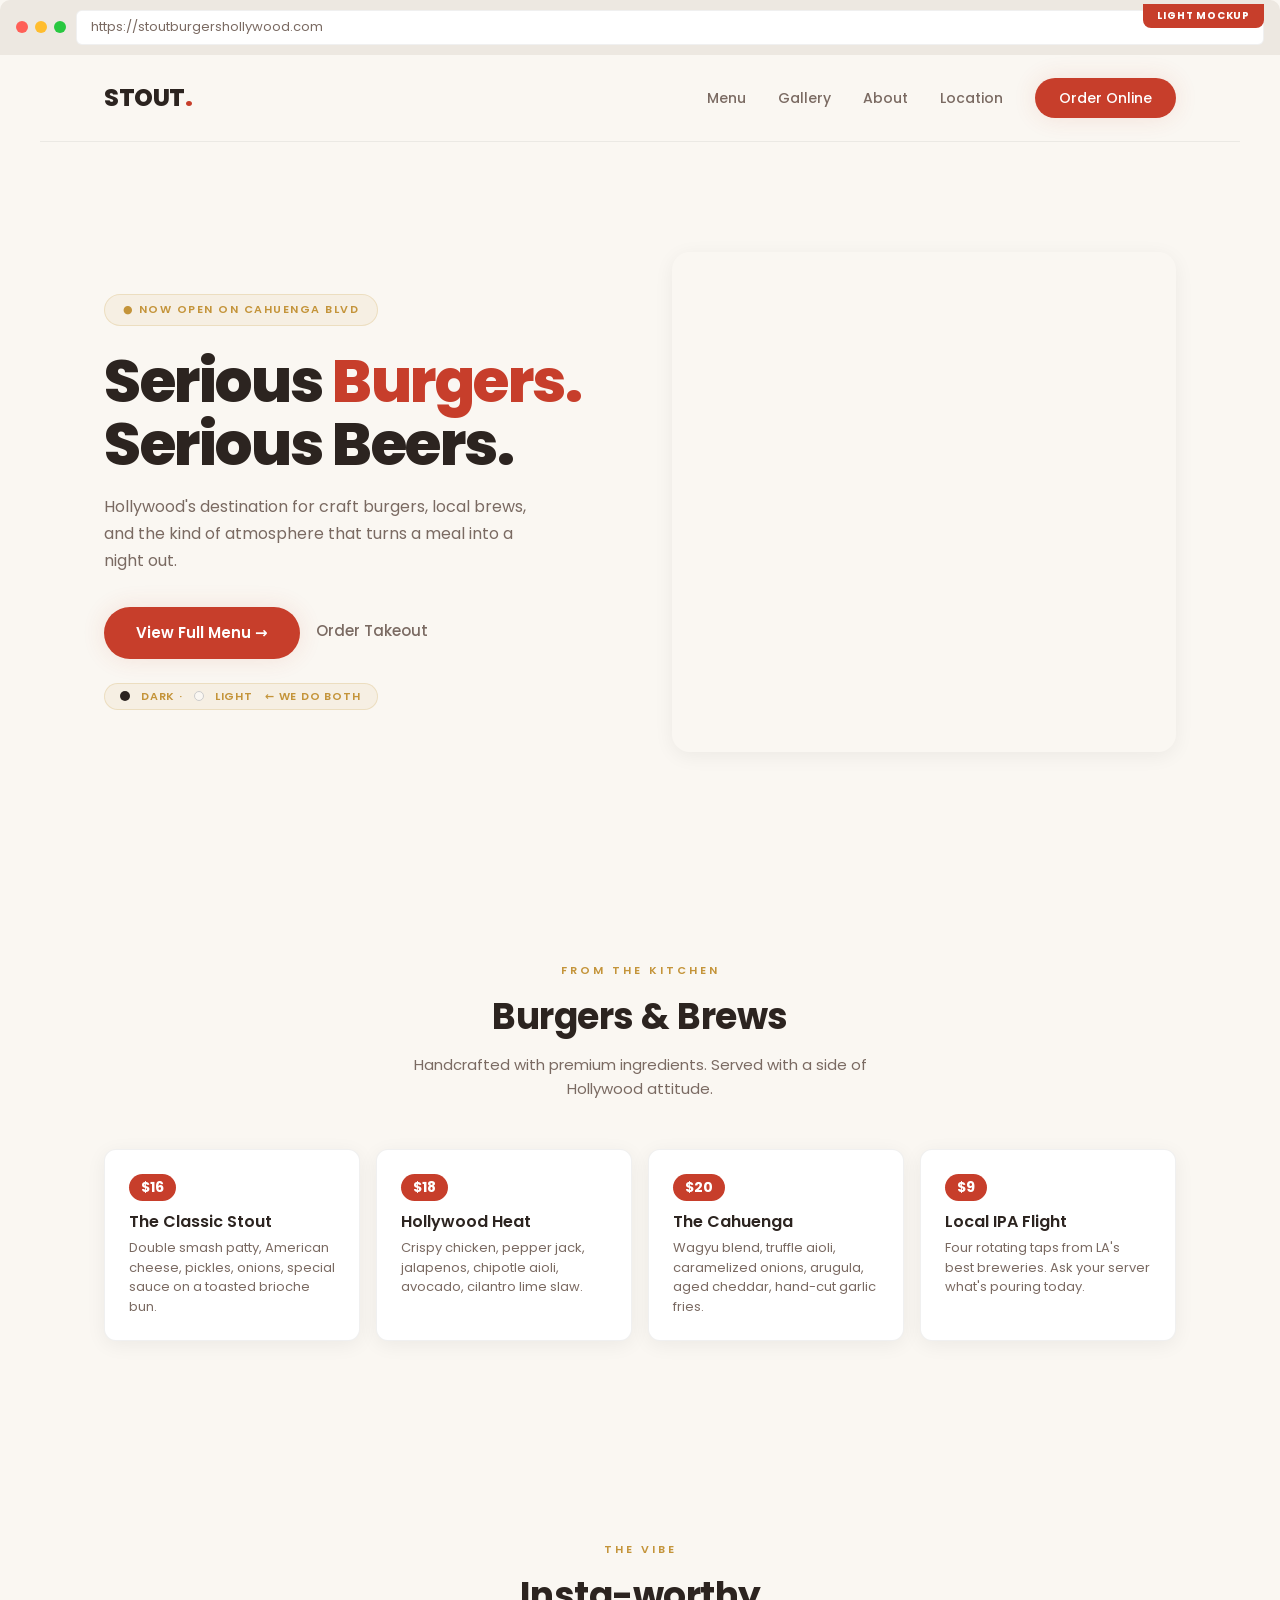
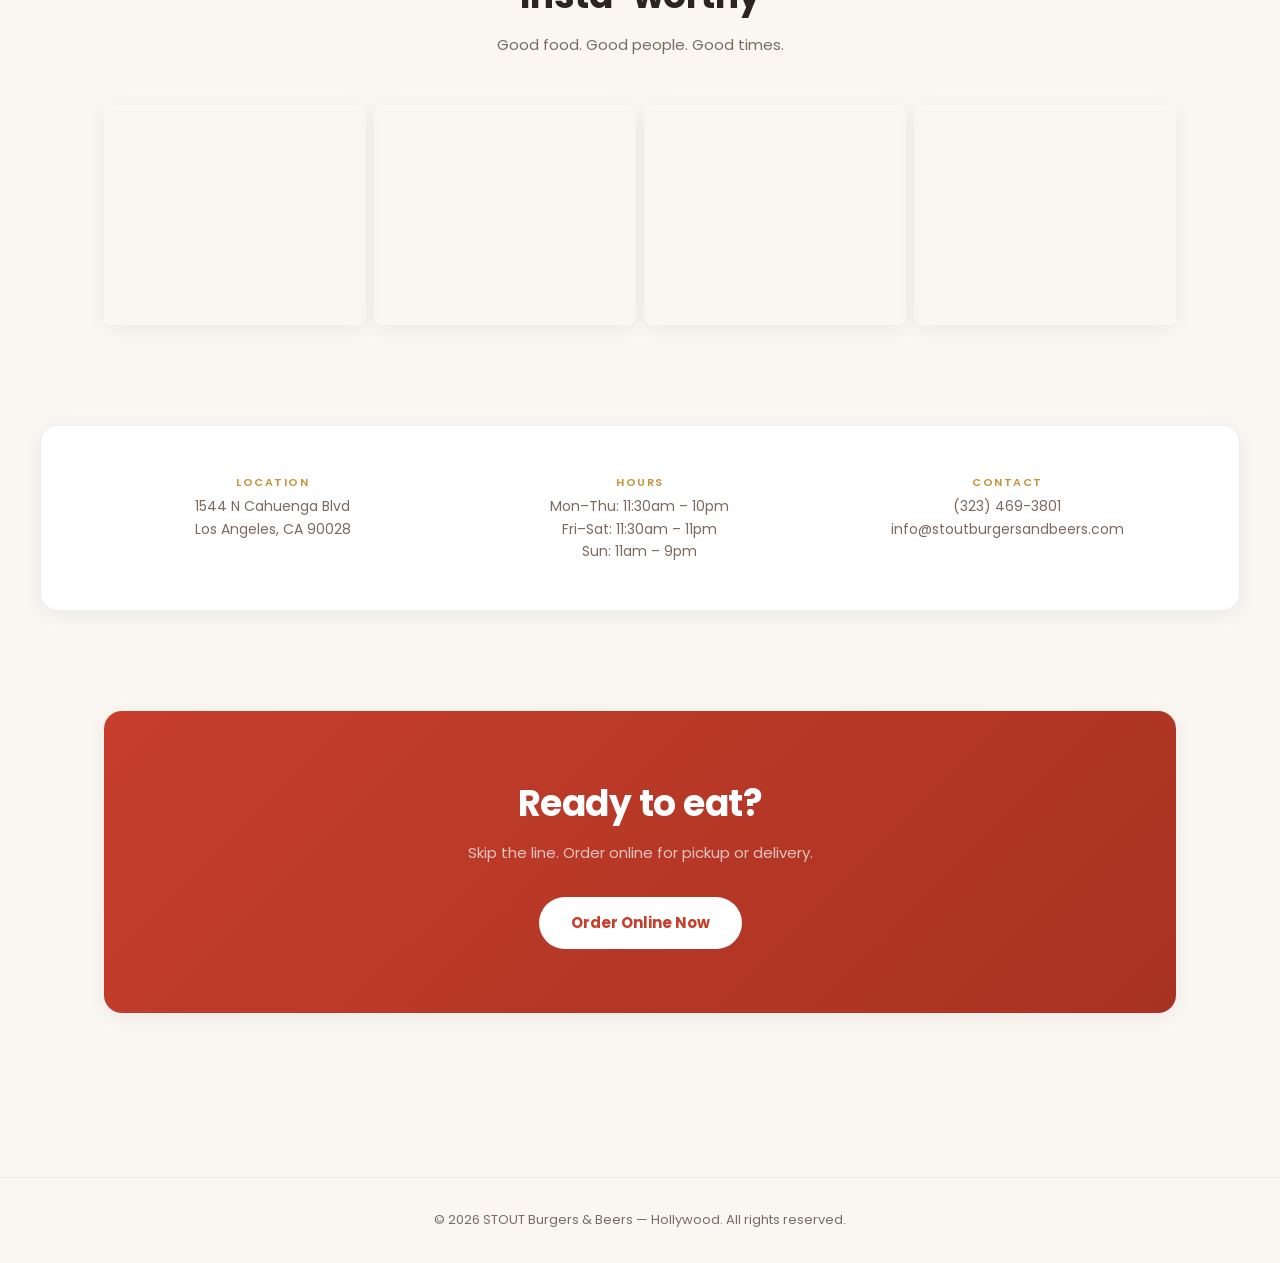
<file: mockups/Stout_Light_Mockup.html>
<!DOCTYPE html>
<html lang="en">
<head>
<meta charset="UTF-8">
<meta name="viewport" content="width=device-width, initial-scale=1.0">
<title>STOUT — Burgers & Beers | Hollywood (Light)</title>
<link rel="preconnect" href="https://fonts.googleapis.com">
<link href="https://fonts.googleapis.com/css2?family=Poppins:wght@400;500;600;700;800;900&family=JetBrains+Mono:wght@400;600&display=swap" rel="stylesheet">
<style>
  :root {
    --bg: #FAF7F2;
    --surface: #FFFFFF;
    --surface-hover: #F5F0E8;
    --border: rgba(0,0,0,0.06);
    --primary: #C73E2B;
    --primary-hover: #D94A36;
    --amber: #C4943A;
    --amber-dim: rgba(196,148,58,0.08);
    --text: #2C2420;
    --muted: #7A6A62;
    --white: #FFFFFF;

    --font-primary: 'Poppins', system-ui, -apple-system, sans-serif;
    --font-mono: 'JetBrains Mono', monospace;

    --radius-sm: 8px;
    --radius-md: 12px;
    --radius-lg: 18px;
    --radius-full: 999px;

    --shadow-card: 0 4px 20px rgba(0,0,0,0.06);
    --shadow-card-hover: 0 8px 30px rgba(0,0,0,0.1);
    --shadow-glow: 0 0 25px rgba(199,62,43,0.12);

    --space-xs: 4px; --space-sm: 8px; --space-md: 16px;
    --space-lg: 24px; --space-xl: 32px; --space-2xl: 48px;
    --space-3xl: 64px; --space-4xl: 80px; --space-5xl: 100px;
  }

  * { margin: 0; padding: 0; box-sizing: border-box; }
  body {
    font-family: var(--font-primary); background: var(--bg); color: var(--text);
    line-height: 1.6; -webkit-font-smoothing: antialiased;
  }

  .browser-chrome { background: #EDE8E1; border-radius: 10px 10px 0 0; padding: 10px var(--space-md); display: flex; align-items: center; gap: 10px; }
  .browser-chrome .dots { display: flex; gap: 7px; }
  .browser-chrome .dots span { width: 12px; height: 12px; border-radius: 50%; }
  .browser-chrome .dots span:nth-child(1) { background: #FF5F57; }
  .browser-chrome .dots span:nth-child(2) { background: #FFBD2E; }
  .browser-chrome .dots span:nth-child(3) { background: #28C840; }
  .browser-chrome .url-bar { flex: 1; background: #FFFFFF; border-radius: 6px; padding: 6px 14px; font-size: 13px; color: #7A6A62; font-family: var(--font-primary); border: 1px solid rgba(0,0,0,0.06); }
  .mockup-label { position: fixed; top: 4px; right: 16px; z-index: 200; background: var(--primary); color: #FFF; padding: 4px 14px; border-radius: 0 0 8px 8px; font-size: 10px; font-weight: 700; letter-spacing: 0.8px; text-transform: uppercase; }

  .nav { display: flex; justify-content: space-between; align-items: center; padding: var(--space-lg) var(--space-3xl); max-width: 1200px; margin: 0 auto; border-bottom: 1px solid var(--border); }
  .nav-logo { font-size: 24px; font-weight: 800; letter-spacing: -0.5px; color: var(--text); }
  .nav-logo span { color: var(--primary); }
  .nav-links { display: flex; gap: var(--space-xl); list-style: none; align-items: center; }
  .nav-links a { text-decoration: none; color: var(--muted); font-size: 14px; font-weight: 500; transition: color 0.2s; }
  .nav-links a:hover { color: var(--text); }
  .nav-cta { background: var(--primary); color: #FFF !important; padding: 10px 24px; border-radius: var(--radius-full); font-weight: 600; box-shadow: var(--shadow-glow); transition: all 0.2s; }
  .nav-cta:hover { background: var(--primary-hover); transform: translateY(-1px); }

  .hero { display: grid; grid-template-columns: 1fr 1fr; max-width: 1200px; margin: 0 auto; min-height: 80vh; padding: var(--space-3xl) var(--space-3xl); gap: var(--space-3xl); align-items: center; }
  .hero-content { position: relative; z-index: 1; }
  .hero-content .badge { display: inline-flex; align-items: center; gap: 8px; background: var(--amber-dim); color: var(--amber); padding: 6px 18px; border-radius: var(--radius-full); font-size: 11px; font-weight: 600; text-transform: uppercase; letter-spacing: 1.5px; margin-bottom: var(--space-lg); border: 1px solid rgba(196,148,58,0.2); }
  .hero-content h1 { font-size: 60px; font-weight: 800; line-height: 1.06; letter-spacing: -1.5px; margin-bottom: var(--space-md); }
  .hero-content h1 span { color: var(--primary); }
  .hero-content p { font-size: 16px; color: var(--muted); line-height: 1.7; max-width: 440px; margin-bottom: var(--space-xl); }
  .hero-actions { display: flex; gap: var(--space-md); align-items: center; }
  .btn-primary { background: var(--primary); color: #FFF; padding: 14px 32px; border-radius: var(--radius-full); text-decoration: none; font-weight: 600; font-size: 15px; transition: all 0.2s; display: inline-flex; align-items: center; gap: var(--space-sm); box-shadow: var(--shadow-glow); }
  .btn-primary:hover { background: var(--primary-hover); transform: translateY(-2px); }
  .btn-secondary { color: var(--muted); text-decoration: none; font-weight: 500; font-size: 15px; padding-bottom: 2px; transition: color 0.2s; border-bottom: 1px solid transparent; }
  .btn-secondary:hover { color: var(--text); border-color: var(--text); }
  .hero-visual { border-radius: var(--radius-lg); height: 500px; background-image: url('https://images.unsplash.com/photo-1568901346375-23c9450c58cd?w=700&h=500&fit=crop'); background-size: cover; background-position: center; box-shadow: var(--shadow-card); }

  section { max-width: 1200px; margin: 0 auto; padding: var(--space-5xl) var(--space-3xl); }
  .section-label { text-align: center; text-transform: uppercase; letter-spacing: 3px; font-size: 11px; font-weight: 600; color: var(--amber); margin-bottom: var(--space-sm); }
  section h2 { font-size: 36px; font-weight: 700; text-align: center; margin-bottom: var(--space-sm); letter-spacing: -0.5px; }
  section .subtitle { text-align: center; color: var(--muted); font-size: 15px; max-width: 520px; margin: 0 auto var(--space-2xl); }

  .menu-grid { display: grid; grid-template-columns: repeat(4, 1fr); gap: var(--space-md); }
  .menu-card { background: var(--surface); border-radius: var(--radius-md); padding: var(--space-lg); border: 1px solid var(--border); box-shadow: var(--shadow-card); transition: all 0.25s; }
  .menu-card:hover { background: var(--surface-hover); transform: translateY(-4px); box-shadow: var(--shadow-card-hover); }
  .menu-card .price { display: inline-block; background: var(--primary); color: #FFF; padding: 2px 12px; border-radius: var(--radius-full); font-weight: 700; font-size: 14px; margin-bottom: var(--space-sm); }
  .menu-card h3 { font-size: 16px; font-weight: 600; margin-bottom: var(--space-xs); }
  .menu-card p { font-size: 13px; color: var(--muted); line-height: 1.5; }

  .gallery-grid { display: grid; grid-template-columns: repeat(4, 1fr); gap: var(--space-sm); height: 220px; }
  .gallery-grid > div { border-radius: var(--radius-sm); overflow: hidden; background-size: cover; background-position: center; box-shadow: var(--shadow-card); }

  .info-strip { background: var(--surface); border: 1px solid var(--border); padding: var(--space-2xl) var(--space-3xl); display: grid; grid-template-columns: repeat(3, 1fr); gap: var(--space-xl); border-radius: var(--radius-lg); box-shadow: var(--shadow-card); max-width: 1200px; margin: 0 auto; }
  .info-item { text-align: center; }
  .info-item h3 { font-size: 11px; font-weight: 600; text-transform: uppercase; letter-spacing: 1.5px; margin-bottom: var(--space-xs); color: var(--amber); }
  .info-item p { font-size: 14px; color: var(--muted); line-height: 1.6; }

  .cta-banner { text-align: center; background: linear-gradient(135deg, var(--primary), #A83222); border-radius: var(--radius-lg); padding: var(--space-3xl) var(--space-2xl); max-width: 1200px; margin: 0 auto; box-shadow: var(--shadow-card); }
  .cta-banner h2 { font-size: 36px; font-weight: 700; color: #FFF; margin-bottom: var(--space-sm); }
  .cta-banner p { color: rgba(255,255,255,0.7); margin-bottom: var(--space-xl); font-size: 15px; }
  .cta-banner .btn-primary { background: #FFF; color: var(--primary); font-weight: 700; box-shadow: none; }
  .cta-banner .btn-primary:hover { background: var(--amber); color: var(--bg); }

  .theme-toggle { display: inline-flex; align-items: center; gap: 8px; background: var(--amber-dim); border: 1px solid rgba(196,148,58,0.2); border-radius: var(--radius-full); padding: 4px 16px 4px 12px; font-size: 11px; font-weight: 600; color: var(--amber); text-transform: uppercase; letter-spacing: 0.8px; margin-top: var(--space-lg); }
  .theme-toggle .pill { display: inline-block; width: 10px; height: 10px; border-radius: 50%; margin: 0 3px; }
  .theme-toggle .pill-dark { background: #2C2420; }
  .theme-toggle .pill-light { background: #FAF7F2; border: 1px solid #CCC; }

  .footer { text-align: center; padding: var(--space-xl) var(--space-3xl); color: var(--muted); font-size: 13px; border-top: 1px solid var(--border); margin-top: var(--space-3xl); }

  @media (max-width: 768px) {
    .nav { flex-direction: column; gap: var(--space-md); padding: var(--space-md) var(--space-lg); }
    .hero { grid-template-columns: 1fr; padding: var(--space-xl) var(--space-lg); min-height: auto; }
    .hero-content h1 { font-size: 36px; }
    .hero-visual { height: 260px; }
    section { padding: var(--space-2xl) var(--space-lg); }
    .menu-grid { grid-template-columns: repeat(2, 1fr); }
    .gallery-grid { grid-template-columns: repeat(2, 1fr); height: 140px; }
    .info-strip { grid-template-columns: 1fr; }
    .cta-banner { padding: var(--space-2xl) var(--space-lg); }
  }
</style>
</head>
<body>
<div class="mockup-label">LIGHT MOCKUP</div>
<div class="browser-chrome">
  <div class="dots"><span></span><span></span><span></span></div>
  <div class="url-bar">https://stoutburgershollywood.com</div>
</div>

<nav class="nav">
  <div class="nav-logo">STOUT<span>.</span></div>
  <ul class="nav-links">
    <li><a href="#">Menu</a></li>
    <li><a href="#">Gallery</a></li>
    <li><a href="#">About</a></li>
    <li><a href="#">Location</a></li>
    <li><a href="#" class="nav-cta">Order Online</a></li>
  </ul>
</nav>

<section class="hero">
  <div class="hero-content">
    <span class="badge">● Now Open on Cahuenga Blvd</span>
    <h1>Serious <span>Burgers.</span><br>Serious Beers.</h1>
    <p>Hollywood's destination for craft burgers, local brews, and the kind of atmosphere that turns a meal into a night out.</p>
    <div class="hero-actions">
      <a href="#" class="btn-primary">View Full Menu →</a>
      <a href="#" class="btn-secondary">Order Takeout</a>
    </div>
    <div class="theme-toggle">
      <span class="pill pill-dark"></span> Dark · <span class="pill pill-light"></span> Light <span style="margin-left:4px;">← We do both</span>
    </div>
  </div>
  <div class="hero-visual" role="img" aria-label="Craft burger"></div>
</section>

<section>
  <div class="section-label">From the Kitchen</div>
  <h2>Burgers & Brews</h2>
  <p class="subtitle">Handcrafted with premium ingredients. Served with a side of Hollywood attitude.</p>
  <div class="menu-grid">
    <div class="menu-card"><span class="price">$16</span><h3>The Classic Stout</h3><p>Double smash patty, American cheese, pickles, onions, special sauce on a toasted brioche bun.</p></div>
    <div class="menu-card"><span class="price">$18</span><h3>Hollywood Heat</h3><p>Crispy chicken, pepper jack, jalapenos, chipotle aioli, avocado, cilantro lime slaw.</p></div>
    <div class="menu-card"><span class="price">$20</span><h3>The Cahuenga</h3><p>Wagyu blend, truffle aioli, caramelized onions, arugula, aged cheddar, hand-cut garlic fries.</p></div>
    <div class="menu-card"><span class="price">$9</span><h3>Local IPA Flight</h3><p>Four rotating taps from LA's best breweries. Ask your server what's pouring today.</p></div>
  </div>
</section>

<section>
  <div class="section-label">The Vibe</div>
  <h2>Insta-worthy</h2>
  <p class="subtitle">Good food. Good people. Good times.</p>
  <div class="gallery-grid">
    <div style="background-image:url('https://images.unsplash.com/photo-1550547660-d9450f859349?w=300&h=220&fit=crop')"></div>
    <div style="background-image:url('https://images.unsplash.com/photo-1466978913421-dad2ebd01d17?w=300&h=220&fit=crop')"></div>
    <div style="background-image:url('https://images.unsplash.com/photo-1504674900247-0877df9cc836?w=300&h=220&fit=crop')"></div>
    <div style="background-image:url('https://images.unsplash.com/photo-1514933651103-005eec06c04b?w=300&h=220&fit=crop')"></div>
  </div>
</section>

<div class="info-strip">
  <div class="info-item"><h3>Location</h3><p>1544 N Cahuenga Blvd<br>Los Angeles, CA 90028</p></div>
  <div class="info-item"><h3>Hours</h3><p>Mon–Thu: 11:30am – 10pm<br>Fri–Sat: 11:30am – 11pm<br>Sun: 11am – 9pm</p></div>
  <div class="info-item"><h3>Contact</h3><p>(323) 469-3801<br>info@stoutburgersandbeers.com</p></div>
</div>

<section>
  <div class="cta-banner">
    <h2>Ready to eat?</h2>
    <p>Skip the line. Order online for pickup or delivery.</p>
    <a href="#" class="btn-primary">Order Online Now</a>
  </div>
</section>

<footer class="footer">&copy; 2026 STOUT Burgers & Beers — Hollywood. All rights reserved.</footer>
</body>
</html>
</file>
<file: _next/static/chunks/0bsbl5nti98fj.css>
@font-face{font-family:Orbitron;font-style:normal;font-weight:400;font-display:swap;src:url(../media/0acc7fdf55eb3220-s.p.12o-f1.6qra-s.woff2)format("woff2");unicode-range:U+??,U+131,U+152-153,U+2BB-2BC,U+2C6,U+2DA,U+2DC,U+304,U+308,U+329,U+2000-206F,U+20AC,U+2122,U+2191,U+2193,U+2212,U+2215,U+FEFF,U+FFFD}@font-face{font-family:Orbitron;font-style:normal;font-weight:600;font-display:swap;src:url(../media/0acc7fdf55eb3220-s.p.12o-f1.6qra-s.woff2)format("woff2");unicode-range:U+??,U+131,U+152-153,U+2BB-2BC,U+2C6,U+2DA,U+2DC,U+304,U+308,U+329,U+2000-206F,U+20AC,U+2122,U+2191,U+2193,U+2212,U+2215,U+FEFF,U+FFFD}@font-face{font-family:Orbitron;font-style:normal;font-weight:700;font-display:swap;src:url(../media/0acc7fdf55eb3220-s.p.12o-f1.6qra-s.woff2)format("woff2");unicode-range:U+??,U+131,U+152-153,U+2BB-2BC,U+2C6,U+2DA,U+2DC,U+304,U+308,U+329,U+2000-206F,U+20AC,U+2122,U+2191,U+2193,U+2212,U+2215,U+FEFF,U+FFFD}@font-face{font-family:Orbitron;font-style:normal;font-weight:900;font-display:swap;src:url(../media/0acc7fdf55eb3220-s.p.12o-f1.6qra-s.woff2)format("woff2");unicode-range:U+??,U+131,U+152-153,U+2BB-2BC,U+2C6,U+2DA,U+2DC,U+304,U+308,U+329,U+2000-206F,U+20AC,U+2122,U+2191,U+2193,U+2212,U+2215,U+FEFF,U+FFFD}@font-face{font-family:Orbitron Fallback;src:local(Arial);ascent-override:81.5%;descent-override:19.59%;line-gap-override:0.0%;size-adjust:124.05%}.orbitron_12c7fc6b-module__tjCNAG__className{font-family:Orbitron,Orbitron Fallback;font-style:normal}.orbitron_12c7fc6b-module__tjCNAG__variable{--font-heading:"Orbitron", "Orbitron Fallback"}
@font-face{font-family:Rajdhani;font-style:normal;font-weight:300;font-display:swap;src:url(../media/2eb68ca3218a02cb-s.0.pr~y15nbo5c.woff2)format("woff2");unicode-range:U+900-97F,U+1CD0-1CF9,U+200C-200D,U+20A8,U+20B9,U+20F0,U+25CC,U+A830-A839,U+A8E0-A8FF,U+11B00-11B09}@font-face{font-family:Rajdhani;font-style:normal;font-weight:300;font-display:swap;src:url(../media/b42ec850a5800c72-s.0g37a-ht2qjy5.woff2)format("woff2");unicode-range:U+100-2BA,U+2BD-2C5,U+2C7-2CC,U+2CE-2D7,U+2DD-2FF,U+304,U+308,U+329,U+1D00-1DBF,U+1E00-1E9F,U+1EF2-1EFF,U+2020,U+20A0-20AB,U+20AD-20C0,U+2113,U+2C60-2C7F,U+A720-A7FF}@font-face{font-family:Rajdhani;font-style:normal;font-weight:300;font-display:swap;src:url(../media/a10c617c9026098c-s.p.0nz5b083iggxh.woff2)format("woff2");unicode-range:U+??,U+131,U+152-153,U+2BB-2BC,U+2C6,U+2DA,U+2DC,U+304,U+308,U+329,U+2000-206F,U+20AC,U+2122,U+2191,U+2193,U+2212,U+2215,U+FEFF,U+FFFD}@font-face{font-family:Rajdhani;font-style:normal;font-weight:400;font-display:swap;src:url(../media/906d1c14d86e79d2-s.0-i1s-24qk5t1.woff2)format("woff2");unicode-range:U+900-97F,U+1CD0-1CF9,U+200C-200D,U+20A8,U+20B9,U+20F0,U+25CC,U+A830-A839,U+A8E0-A8FF,U+11B00-11B09}@font-face{font-family:Rajdhani;font-style:normal;font-weight:400;font-display:swap;src:url(../media/dc822924a6b60314-s.03-5x1y2wcd2m.woff2)format("woff2");unicode-range:U+100-2BA,U+2BD-2C5,U+2C7-2CC,U+2CE-2D7,U+2DD-2FF,U+304,U+308,U+329,U+1D00-1DBF,U+1E00-1E9F,U+1EF2-1EFF,U+2020,U+20A0-20AB,U+20AD-20C0,U+2113,U+2C60-2C7F,U+A720-A7FF}@font-face{font-family:Rajdhani;font-style:normal;font-weight:400;font-display:swap;src:url(../media/278cbb97e75e04e2-s.p.0.yvvm36aa76d.woff2)format("woff2");unicode-range:U+??,U+131,U+152-153,U+2BB-2BC,U+2C6,U+2DA,U+2DC,U+304,U+308,U+329,U+2000-206F,U+20AC,U+2122,U+2191,U+2193,U+2212,U+2215,U+FEFF,U+FFFD}@font-face{font-family:Rajdhani;font-style:normal;font-weight:500;font-display:swap;src:url(../media/e9924293c1dc5ea7-s.0z0a7anmcprth.woff2)format("woff2");unicode-range:U+900-97F,U+1CD0-1CF9,U+200C-200D,U+20A8,U+20B9,U+20F0,U+25CC,U+A830-A839,U+A8E0-A8FF,U+11B00-11B09}@font-face{font-family:Rajdhani;font-style:normal;font-weight:500;font-display:swap;src:url(../media/10bd139a632d728f-s.05k2ert78.0_h.woff2)format("woff2");unicode-range:U+100-2BA,U+2BD-2C5,U+2C7-2CC,U+2CE-2D7,U+2DD-2FF,U+304,U+308,U+329,U+1D00-1DBF,U+1E00-1E9F,U+1EF2-1EFF,U+2020,U+20A0-20AB,U+20AD-20C0,U+2113,U+2C60-2C7F,U+A720-A7FF}@font-face{font-family:Rajdhani;font-style:normal;font-weight:500;font-display:swap;src:url(../media/a079e02bba5bf7ab-s.p.0.s85e2kacc1m.woff2)format("woff2");unicode-range:U+??,U+131,U+152-153,U+2BB-2BC,U+2C6,U+2DA,U+2DC,U+304,U+308,U+329,U+2000-206F,U+20AC,U+2122,U+2191,U+2193,U+2212,U+2215,U+FEFF,U+FFFD}@font-face{font-family:Rajdhani;font-style:normal;font-weight:600;font-display:swap;src:url(../media/65c1f6eb17b9caea-s.0c8m9.w4oy~1r.woff2)format("woff2");unicode-range:U+900-97F,U+1CD0-1CF9,U+200C-200D,U+20A8,U+20B9,U+20F0,U+25CC,U+A830-A839,U+A8E0-A8FF,U+11B00-11B09}@font-face{font-family:Rajdhani;font-style:normal;font-weight:600;font-display:swap;src:url(../media/124b7a75a76bd55c-s.0h_k275rw8img.woff2)format("woff2");unicode-range:U+100-2BA,U+2BD-2C5,U+2C7-2CC,U+2CE-2D7,U+2DD-2FF,U+304,U+308,U+329,U+1D00-1DBF,U+1E00-1E9F,U+1EF2-1EFF,U+2020,U+20A0-20AB,U+20AD-20C0,U+2113,U+2C60-2C7F,U+A720-A7FF}@font-face{font-family:Rajdhani;font-style:normal;font-weight:600;font-display:swap;src:url(../media/d23f31b94ad01e54-s.p.091biwio0g5wn.woff2)format("woff2");unicode-range:U+??,U+131,U+152-153,U+2BB-2BC,U+2C6,U+2DA,U+2DC,U+304,U+308,U+329,U+2000-206F,U+20AC,U+2122,U+2191,U+2193,U+2212,U+2215,U+FEFF,U+FFFD}@font-face{font-family:Rajdhani;font-style:normal;font-weight:700;font-display:swap;src:url(../media/63e49db46351d020-s.0ta1d1gw2mpw9.woff2)format("woff2");unicode-range:U+900-97F,U+1CD0-1CF9,U+200C-200D,U+20A8,U+20B9,U+20F0,U+25CC,U+A830-A839,U+A8E0-A8FF,U+11B00-11B09}@font-face{font-family:Rajdhani;font-style:normal;font-weight:700;font-display:swap;src:url(../media/35f9213b86bccda4-s.0-a587c3ipsmj.woff2)format("woff2");unicode-range:U+100-2BA,U+2BD-2C5,U+2C7-2CC,U+2CE-2D7,U+2DD-2FF,U+304,U+308,U+329,U+1D00-1DBF,U+1E00-1E9F,U+1EF2-1EFF,U+2020,U+20A0-20AB,U+20AD-20C0,U+2113,U+2C60-2C7F,U+A720-A7FF}@font-face{font-family:Rajdhani;font-style:normal;font-weight:700;font-display:swap;src:url(../media/3206eb66b875a5b3-s.p.0newl065t398d.woff2)format("woff2");unicode-range:U+??,U+131,U+152-153,U+2BB-2BC,U+2C6,U+2DA,U+2DC,U+304,U+308,U+329,U+2000-206F,U+20AC,U+2122,U+2191,U+2193,U+2212,U+2215,U+FEFF,U+FFFD}@font-face{font-family:Rajdhani Fallback;src:local(Arial);ascent-override:102.12%;descent-override:37.99%;line-gap-override:0.0%;size-adjust:91.07%}.rajdhani_329ef0ca-module__ANHrVW__className{font-family:Rajdhani,Rajdhani Fallback;font-style:normal}.rajdhani_329ef0ca-module__ANHrVW__variable{--font-sans:"Rajdhani", "Rajdhani Fallback"}
@font-face{font-family:Share Tech Mono;font-style:normal;font-weight:400;font-display:swap;src:url(../media/c9bd7381a27f2960-s.p.0nt9ayxdmqydo.woff2)format("woff2");unicode-range:U+??,U+131,U+152-153,U+2BB-2BC,U+2C6,U+2DA,U+2DC,U+304,U+308,U+329,U+2000-206F,U+20AC,U+2122,U+2191,U+2193,U+2212,U+2215,U+FEFF,U+FFFD}@font-face{font-family:Share Tech Mono Fallback;src:local(Arial);ascent-override:73.06%;descent-override:19.98%;line-gap-override:0.0%;size-adjust:121.13%}.share_tech_mono_cd2cbfe7-module__booiCq__className{font-family:Share Tech Mono,Share Tech Mono Fallback;font-style:normal;font-weight:400}.share_tech_mono_cd2cbfe7-module__booiCq__variable{--font-mono:"Share Tech Mono", "Share Tech Mono Fallback"}
@layer properties{@supports (((-webkit-hyphens:none)) and (not (margin-trim:inline))) or ((-moz-orient:inline) and (not (color:rgb(from red r g b)))){*,:before,:after,::backdrop{--tw-translate-x:0;--tw-translate-y:0;--tw-translate-z:0;--tw-rotate-x:initial;--tw-rotate-y:initial;--tw-rotate-z:initial;--tw-skew-x:initial;--tw-skew-y:initial;--tw-space-y-reverse:0;--tw-border-style:solid;--tw-gradient-position:initial;--tw-gradient-from:#0000;--tw-gradient-via:#0000;--tw-gradient-to:#0000;--tw-gradient-stops:initial;--tw-gradient-via-stops:initial;--tw-gradient-from-position:0%;--tw-gradient-via-position:50%;--tw-gradient-to-position:100%;--tw-leading:initial;--tw-font-weight:initial;--tw-tracking:initial;--tw-shadow:0 0 #0000;--tw-shadow-color:initial;--tw-shadow-alpha:100%;--tw-inset-shadow:0 0 #0000;--tw-inset-shadow-color:initial;--tw-inset-shadow-alpha:100%;--tw-ring-color:initial;--tw-ring-shadow:0 0 #0000;--tw-inset-ring-color:initial;--tw-inset-ring-shadow:0 0 #0000;--tw-ring-inset:initial;--tw-ring-offset-width:0px;--tw-ring-offset-color:#fff;--tw-ring-offset-shadow:0 0 #0000;--tw-outline-style:solid;--tw-blur:initial;--tw-brightness:initial;--tw-contrast:initial;--tw-grayscale:initial;--tw-hue-rotate:initial;--tw-invert:initial;--tw-opacity:initial;--tw-saturate:initial;--tw-sepia:initial;--tw-drop-shadow:initial;--tw-drop-shadow-color:initial;--tw-drop-shadow-alpha:100%;--tw-drop-shadow-size:initial;--tw-backdrop-blur:initial;--tw-backdrop-brightness:initial;--tw-backdrop-contrast:initial;--tw-backdrop-grayscale:initial;--tw-backdrop-hue-rotate:initial;--tw-backdrop-invert:initial;--tw-backdrop-opacity:initial;--tw-backdrop-saturate:initial;--tw-backdrop-sepia:initial;--tw-duration:initial;--tw-ease:initial}}}@layer theme{:root,:host{--font-sans:"Rajdhani", "Arial", sans-serif;--font-mono:"Share Tech Mono", "Courier New", monospace;--color-black:#000;--color-white:#fff;--spacing:.25rem;--container-xs:20rem;--container-2xl:42rem;--container-4xl:56rem;--text-xs:.75rem;--text-xs--line-height:calc(1 / .75);--text-sm:.875rem;--text-sm--line-height:calc(1.25 / .875);--text-base:1rem;--text-base--line-height:calc(1.5 / 1);--text-lg:1.125rem;--text-lg--line-height:calc(1.75 / 1.125);--text-xl:1.25rem;--text-xl--line-height:calc(1.75 / 1.25);--text-2xl:1.5rem;--text-2xl--line-height:calc(2 / 1.5);--text-3xl:1.875rem;--text-3xl--line-height:calc(2.25 / 1.875);--text-4xl:2.25rem;--text-4xl--line-height:calc(2.5 / 2.25);--text-5xl:3rem;--text-5xl--line-height:1;--font-weight-medium:500;--font-weight-semibold:600;--font-weight-bold:700;--tracking-wide:.025em;--tracking-wider:.05em;--tracking-widest:.1em;--leading-tight:1.25;--leading-relaxed:1.625;--radius-sm:.25rem;--radius-md:.375rem;--radius-lg:.5rem;--ease-out:cubic-bezier(0, 0, .2, 1);--ease-in-out:cubic-bezier(.4, 0, .2, 1);--animate-pulse:pulse 2s cubic-bezier(.4, 0, .6, 1) infinite;--blur-sm:8px;--aspect-video:16 / 9;--default-transition-duration:.15s;--default-transition-timing-function:cubic-bezier(.4, 0, .2, 1);--default-font-family:"Rajdhani", "Arial", sans-serif;--default-mono-font-family:"Share Tech Mono", "Courier New", monospace;--color-mecha-bg:#191b26;--color-mecha-purple:#9d4edd;--color-mecha-purple-bright:#c77dff;--color-mecha-text-primary:#e4ccff;--font-heading:"Orbitron", "Rajdhani", sans-serif}}@layer base{*,:after,:before,::backdrop{box-sizing:border-box;border:0 solid;margin:0;padding:0}::file-selector-button{box-sizing:border-box;border:0 solid;margin:0;padding:0}html,:host{-webkit-text-size-adjust:100%;tab-size:4;line-height:1.5;font-family:var(--default-font-family,ui-sans-serif, system-ui, sans-serif, "Apple Color Emoji", "Segoe UI Emoji", "Segoe UI Symbol", "Noto Color Emoji");font-feature-settings:var(--default-font-feature-settings,normal);font-variation-settings:var(--default-font-variation-settings,normal);-webkit-tap-highlight-color:transparent}hr{height:0;color:inherit;border-top-width:1px}abbr:where([title]){-webkit-text-decoration:underline dotted;text-decoration:underline dotted}h1,h2,h3,h4,h5,h6{font-size:inherit;font-weight:inherit}a{color:inherit;-webkit-text-decoration:inherit;-webkit-text-decoration:inherit;-webkit-text-decoration:inherit;-webkit-text-decoration:inherit;text-decoration:inherit}b,strong{font-weight:bolder}code,kbd,samp,pre{font-family:var(--default-mono-font-family,ui-monospace, SFMono-Regular, Menlo, Monaco, Consolas, "Liberation Mono", "Courier New", monospace);font-feature-settings:var(--default-mono-font-feature-settings,normal);font-variation-settings:var(--default-mono-font-variation-settings,normal);font-size:1em}small{font-size:80%}sub,sup{vertical-align:baseline;font-size:75%;line-height:0;position:relative}sub{bottom:-.25em}sup{top:-.5em}table{text-indent:0;border-color:inherit;border-collapse:collapse}:-moz-focusring{outline:auto}progress{vertical-align:baseline}summary{display:list-item}ol,ul,menu{list-style:none}img,svg,video,canvas,audio,iframe,embed,object{vertical-align:middle;display:block}img,video{max-width:100%;height:auto}button,input,select,optgroup,textarea{font:inherit;font-feature-settings:inherit;font-variation-settings:inherit;letter-spacing:inherit;color:inherit;opacity:1;background-color:#0000;border-radius:0}::file-selector-button{font:inherit;font-feature-settings:inherit;font-variation-settings:inherit;letter-spacing:inherit;color:inherit;opacity:1;background-color:#0000;border-radius:0}:where(select:is([multiple],[size])) optgroup{font-weight:bolder}:where(select:is([multiple],[size])) optgroup option{padding-inline-start:20px}::file-selector-button{margin-inline-end:4px}::placeholder{opacity:1}@supports (not ((-webkit-appearance:-apple-pay-button))) or (contain-intrinsic-size:1px){::placeholder{color:currentColor}@supports (color:color-mix(in lab, red, red)){::placeholder{color:color-mix(in oklab, currentcolor 50%, transparent)}}}textarea{resize:vertical}::-webkit-search-decoration{-webkit-appearance:none}::-webkit-date-and-time-value{min-height:1lh;text-align:inherit}::-webkit-datetime-edit{display:inline-flex}::-webkit-datetime-edit-fields-wrapper{padding:0}::-webkit-datetime-edit{padding-block:0}::-webkit-datetime-edit-year-field{padding-block:0}::-webkit-datetime-edit-month-field{padding-block:0}::-webkit-datetime-edit-day-field{padding-block:0}::-webkit-datetime-edit-hour-field{padding-block:0}::-webkit-datetime-edit-minute-field{padding-block:0}::-webkit-datetime-edit-second-field{padding-block:0}::-webkit-datetime-edit-millisecond-field{padding-block:0}::-webkit-datetime-edit-meridiem-field{padding-block:0}::-webkit-calendar-picker-indicator{line-height:1}:-moz-ui-invalid{box-shadow:none}button,input:where([type=button],[type=reset],[type=submit]){appearance:button}::file-selector-button{appearance:button}::-webkit-inner-spin-button{height:auto}::-webkit-outer-spin-button{height:auto}[hidden]:where(:not([hidden=until-found])){display:none!important}}@layer components;@layer utilities{.pointer-events-none{pointer-events:none}.invisible{visibility:hidden}.visible{visibility:visible}.sr-only{clip-path:inset(50%);white-space:nowrap;border-width:0;width:1px;height:1px;margin:-1px;padding:0;position:absolute;overflow:hidden}.absolute{position:absolute}.fixed{position:fixed}.relative{position:relative}.static{position:static}.inset-0{inset:calc(var(--spacing) * 0)}.-top-10{top:calc(var(--spacing) * -10)}.top-0{top:calc(var(--spacing) * 0)}.top-1\/2{top:50%}.right-0{right:calc(var(--spacing) * 0)}.bottom-0{bottom:calc(var(--spacing) * 0)}.bottom-4{bottom:calc(var(--spacing) * 4)}.bottom-6{bottom:calc(var(--spacing) * 6)}.bottom-28{bottom:calc(var(--spacing) * 28)}.bottom-full{bottom:100%}.left-0{left:calc(var(--spacing) * 0)}.left-1\/2{left:50%}.left-4{left:calc(var(--spacing) * 4)}.z-0{z-index:0}.z-5{z-index:5}.z-10{z-index:10}.z-20{z-index:20}.z-25{z-index:25}.z-30{z-index:30}.z-40{z-index:40}.z-50{z-index:50}.z-\[100\]{z-index:100}.z-\[99999\]{z-index:99999}.container{width:100%}@media (min-width:40rem){.container{max-width:40rem}}@media (min-width:48rem){.container{max-width:48rem}}@media (min-width:64rem){.container{max-width:64rem}}@media (min-width:80rem){.container{max-width:80rem}}@media (min-width:96rem){.container{max-width:96rem}}.mx-auto{margin-inline:auto}.mt-1{margin-top:calc(var(--spacing) * 1)}.mt-2{margin-top:calc(var(--spacing) * 2)}.mt-3{margin-top:calc(var(--spacing) * 3)}.mt-8{margin-top:calc(var(--spacing) * 8)}.mt-auto{margin-top:auto}.mb-0\.5{margin-bottom:calc(var(--spacing) * .5)}.mb-1{margin-bottom:calc(var(--spacing) * 1)}.mb-2{margin-bottom:calc(var(--spacing) * 2)}.mb-3{margin-bottom:calc(var(--spacing) * 3)}.mb-4{margin-bottom:calc(var(--spacing) * 4)}.mb-6{margin-bottom:calc(var(--spacing) * 6)}.ml-0\.5{margin-left:calc(var(--spacing) * .5)}.ml-1{margin-left:calc(var(--spacing) * 1)}.ml-2{margin-left:calc(var(--spacing) * 2)}.ml-auto{margin-left:auto}.block{display:block}.flex{display:flex}.grid{display:grid}.hidden{display:none}.inline{display:inline}.inline-block{display:inline-block}.table{display:table}.aspect-square{aspect-ratio:1}.aspect-video{aspect-ratio:var(--aspect-video)}.h-0{height:calc(var(--spacing) * 0)}.h-0\.5{height:calc(var(--spacing) * .5)}.h-1{height:calc(var(--spacing) * 1)}.h-1\.5{height:calc(var(--spacing) * 1.5)}.h-2{height:calc(var(--spacing) * 2)}.h-3{height:calc(var(--spacing) * 3)}.h-4{height:calc(var(--spacing) * 4)}.h-6{height:calc(var(--spacing) * 6)}.h-8{height:calc(var(--spacing) * 8)}.h-9{height:calc(var(--spacing) * 9)}.h-11{height:calc(var(--spacing) * 11)}.h-12{height:calc(var(--spacing) * 12)}.h-16{height:calc(var(--spacing) * 16)}.h-20{height:calc(var(--spacing) * 20)}.h-32{height:calc(var(--spacing) * 32)}.h-\[2px\]{height:2px}.h-\[12px\]{height:12px}.h-\[14px\]{height:14px}.h-\[18px\]{height:18px}.h-\[28px\]{height:28px}.h-\[44px\]{height:44px}.h-\[60px\]{height:60px}.h-\[120px\]{height:120px}.h-dvh{height:100dvh}.h-full{height:100%}.max-h-\[85vh\]{max-height:85vh}.max-h-\[90vh\]{max-height:90vh}.min-h-0{min-height:calc(var(--spacing) * 0)}.min-h-\[24px\]{min-height:24px}.min-h-\[28px\]{min-height:28px}.min-h-\[44px\]{min-height:44px}.min-h-\[48px\]{min-height:48px}.min-h-\[60px\]{min-height:60px}.min-h-\[200px\]{min-height:200px}.w-0{width:calc(var(--spacing) * 0)}.w-0\.5{width:calc(var(--spacing) * .5)}.w-1\.5{width:calc(var(--spacing) * 1.5)}.w-2{width:calc(var(--spacing) * 2)}.w-4{width:calc(var(--spacing) * 4)}.w-5{width:calc(var(--spacing) * 5)}.w-6{width:calc(var(--spacing) * 6)}.w-7{width:calc(var(--spacing) * 7)}.w-8{width:calc(var(--spacing) * 8)}.w-9{width:calc(var(--spacing) * 9)}.w-12{width:calc(var(--spacing) * 12)}.w-16{width:calc(var(--spacing) * 16)}.w-20{width:calc(var(--spacing) * 20)}.w-24{width:calc(var(--spacing) * 24)}.w-32{width:calc(var(--spacing) * 32)}.w-\[6px\]{width:6px}.w-\[8px\]{width:8px}.w-\[14px\]{width:14px}.w-\[18px\]{width:18px}.w-\[240px\]{width:240px}.w-\[260px\]{width:260px}.w-full{width:100%}.max-w-2xl{max-width:var(--container-2xl)}.max-w-4xl{max-width:var(--container-4xl)}.max-w-\[80vw\]{max-width:80vw}.max-w-\[90vw\]{max-width:90vw}.max-w-xs{max-width:var(--container-xs)}.min-w-0{min-width:calc(var(--spacing) * 0)}.min-w-\[44px\]{min-width:44px}.min-w-\[160px\]{min-width:160px}.min-w-\[240px\]{min-width:240px}.min-w-\[260px\]{min-width:260px}.flex-1{flex:1}.flex-shrink{flex-shrink:1}.flex-shrink-0,.shrink-0{flex-shrink:0}.border-collapse{border-collapse:collapse}.-translate-x-1\/2{--tw-translate-x:calc(calc(1 / 2 * 100%) * -1);translate:var(--tw-translate-x) var(--tw-translate-y)}.-translate-y-1\/2{--tw-translate-y:calc(calc(1 / 2 * 100%) * -1);translate:var(--tw-translate-x) var(--tw-translate-y)}.transform{transform:var(--tw-rotate-x,) var(--tw-rotate-y,) var(--tw-rotate-z,) var(--tw-skew-x,) var(--tw-skew-y,)}.animate-pulse{animation:var(--animate-pulse)}.cursor-e-resize{cursor:e-resize}.cursor-grab{cursor:grab}.cursor-pointer{cursor:pointer}.cursor-s-resize{cursor:s-resize}.cursor-se-resize{cursor:se-resize}.resize{resize:both}.resize-none{resize:none}.appearance-none{appearance:none}.grid-cols-2{grid-template-columns:repeat(2,minmax(0,1fr))}.flex-col{flex-direction:column}.flex-wrap{flex-wrap:wrap}.items-center{align-items:center}.items-end{align-items:flex-end}.justify-around{justify-content:space-around}.justify-between{justify-content:space-between}.justify-center{justify-content:center}.justify-end{justify-content:flex-end}.gap-0{gap:calc(var(--spacing) * 0)}.gap-0\.5{gap:calc(var(--spacing) * .5)}.gap-1{gap:calc(var(--spacing) * 1)}.gap-1\.5{gap:calc(var(--spacing) * 1.5)}.gap-2{gap:calc(var(--spacing) * 2)}.gap-3{gap:calc(var(--spacing) * 3)}.gap-4{gap:calc(var(--spacing) * 4)}.gap-\[1px\]{gap:1px}.gap-\[3px\]{gap:3px}:where(.space-y-1>:not(:last-child)){--tw-space-y-reverse:0;margin-block-start:calc(calc(var(--spacing) * 1) * var(--tw-space-y-reverse));margin-block-end:calc(calc(var(--spacing) * 1) * calc(1 - var(--tw-space-y-reverse)))}:where(.space-y-2>:not(:last-child)){--tw-space-y-reverse:0;margin-block-start:calc(calc(var(--spacing) * 2) * var(--tw-space-y-reverse));margin-block-end:calc(calc(var(--spacing) * 2) * calc(1 - var(--tw-space-y-reverse)))}:where(.space-y-3>:not(:last-child)){--tw-space-y-reverse:0;margin-block-start:calc(calc(var(--spacing) * 3) * var(--tw-space-y-reverse));margin-block-end:calc(calc(var(--spacing) * 3) * calc(1 - var(--tw-space-y-reverse)))}:where(.space-y-4>:not(:last-child)){--tw-space-y-reverse:0;margin-block-start:calc(calc(var(--spacing) * 4) * var(--tw-space-y-reverse));margin-block-end:calc(calc(var(--spacing) * 4) * calc(1 - var(--tw-space-y-reverse)))}:where(.space-y-6>:not(:last-child)){--tw-space-y-reverse:0;margin-block-start:calc(calc(var(--spacing) * 6) * var(--tw-space-y-reverse));margin-block-end:calc(calc(var(--spacing) * 6) * calc(1 - var(--tw-space-y-reverse)))}.truncate{text-overflow:ellipsis;white-space:nowrap;overflow:hidden}.overflow-hidden{overflow:hidden}.overflow-visible{overflow:visible}.overflow-x-auto{overflow-x:auto}.overflow-y-auto{overflow-y:auto}.scroll-smooth{scroll-behavior:smooth}.rounded{border-radius:.25rem}.rounded-full{border-radius:3.40282e38px}.rounded-lg{border-radius:var(--radius-lg)}.rounded-sm{border-radius:var(--radius-sm)}.rounded-t-sm{border-top-left-radius:var(--radius-sm);border-top-right-radius:var(--radius-sm)}.border{border-style:var(--tw-border-style);border-width:1px}.border-0{border-style:var(--tw-border-style);border-width:0}.border-2{border-style:var(--tw-border-style);border-width:2px}.border-t{border-top-style:var(--tw-border-style);border-top-width:1px}.border-r{border-right-style:var(--tw-border-style);border-right-width:1px}.border-b{border-bottom-style:var(--tw-border-style);border-bottom-width:1px}.border-l{border-left-style:var(--tw-border-style);border-left-width:1px}.border-dashed{--tw-border-style:dashed;border-style:dashed}.border-mecha-cyan\/10{border-color:#5ef0d01a;border-color:lab(86.3956% -46.5735 3.26864/.1)}.border-mecha-cyan\/30{border-color:#5ef0d04d;border-color:lab(86.3956% -46.5735 3.26864/.3)}.border-mecha-purple{border-color:#9d4edd}.border-mecha-purple-bright\/60{border-color:#c77dff99;border-color:lab(64.5404% 46.6423 -54.1801/.6)}.border-mecha-purple\/5{border-color:#9d4edd0d;border-color:lab(48.6936% 52.1732 -60.8531/.05)}.border-mecha-purple\/10{border-color:#9d4edd1a;border-color:lab(48.6936% 52.1732 -60.8531/.1)}.border-mecha-purple\/20{border-color:#9d4edd33;border-color:lab(48.6936% 52.1732 -60.8531/.2)}.border-mecha-purple\/30{border-color:#9d4edd4d;border-color:lab(48.6936% 52.1732 -60.8531/.3)}.bg-\[\#0f0f15\]{background-color:#0f0f15}.bg-\[\#08090a\]{background-color:#08090a}.bg-\[\#08090a\]\/95{background-color:#08090af2;background-color:lab(2.42317% -.167772 -.477651/.95)}.bg-\[\#050510\]{background-color:#050510}.bg-black{background-color:var(--color-black)}.bg-black\/20{background-color:#0003}@supports (color:color-mix(in lab, red, red)){.bg-black\/20{background-color:color-mix(in oklab, var(--color-black) 20%, transparent)}}.bg-black\/40{background-color:#0006}@supports (color:color-mix(in lab, red, red)){.bg-black\/40{background-color:color-mix(in oklab, var(--color-black) 40%, transparent)}}.bg-black\/60{background-color:#0009}@supports (color:color-mix(in lab, red, red)){.bg-black\/60{background-color:color-mix(in oklab, var(--color-black) 60%, transparent)}}.bg-black\/70{background-color:#000000b3}@supports (color:color-mix(in lab, red, red)){.bg-black\/70{background-color:color-mix(in oklab, var(--color-black) 70%, transparent)}}.bg-black\/85{background-color:#000000d9}@supports (color:color-mix(in lab, red, red)){.bg-black\/85{background-color:color-mix(in oklab, var(--color-black) 85%, transparent)}}.bg-mecha-bg{background-color:#191b26}.bg-mecha-bg\/80{background-color:#191b26cc;background-color:lab(9.94967% 1.49367 -7.89465/.8)}.bg-mecha-bg\/90{background-color:#191b26e6;background-color:lab(9.94967% 1.49367 -7.89465/.9)}.bg-mecha-card{background-color:#2c2f40}.bg-mecha-card\/50{background-color:#2c2f4080;background-color:lab(19.6758% 2.18982 -11.2463/.5)}.bg-mecha-card\/90{background-color:#2c2f40e6;background-color:lab(19.6758% 2.18982 -11.2463/.9)}.bg-mecha-cyan{background-color:#5ef0d0}.bg-mecha-cyan\/10{background-color:#5ef0d01a;background-color:lab(86.3956% -46.5735 3.26864/.1)}.bg-mecha-cyan\/20{background-color:#5ef0d033;background-color:lab(86.3956% -46.5735 3.26864/.2)}.bg-mecha-green{background-color:#6f6}.bg-mecha-green\/20{background-color:#6f63;background-color:lab(89.6035% -63.9154 58.6736/.2)}.bg-mecha-purple{background-color:#9d4edd}.bg-mecha-purple-bright{background-color:#c77dff}.bg-mecha-purple\/5{background-color:#9d4edd0d;background-color:lab(48.6936% 52.1732 -60.8531/.05)}.bg-mecha-purple\/10{background-color:#9d4edd1a;background-color:lab(48.6936% 52.1732 -60.8531/.1)}.bg-mecha-purple\/20{background-color:#9d4edd33;background-color:lab(48.6936% 52.1732 -60.8531/.2)}.bg-mecha-purple\/40{background-color:#9d4edd66;background-color:lab(48.6936% 52.1732 -60.8531/.4)}.bg-mecha-surface\/80{background-color:#232636cc;background-color:lab(15.4192% 2.11337 -10.9313/.8)}.bg-transparent{background-color:#0000}.bg-white\/10{background-color:#ffffff1a}@supports (color:color-mix(in lab, red, red)){.bg-white\/10{background-color:color-mix(in oklab, var(--color-white) 10%, transparent)}}.bg-white\/20{background-color:#fff3}@supports (color:color-mix(in lab, red, red)){.bg-white\/20{background-color:color-mix(in oklab, var(--color-white) 20%, transparent)}}.bg-gradient-to-t{--tw-gradient-position:to top in oklab;background-image:linear-gradient(var(--tw-gradient-stops))}.from-black\/70{--tw-gradient-from:#000000b3}@supports (color:color-mix(in lab, red, red)){.from-black\/70{--tw-gradient-from:color-mix(in oklab, var(--color-black) 70%, transparent)}}.from-black\/70{--tw-gradient-stops:var(--tw-gradient-via-stops,var(--tw-gradient-position), var(--tw-gradient-from) var(--tw-gradient-from-position), var(--tw-gradient-to) var(--tw-gradient-to-position))}.from-black\/80{--tw-gradient-from:#000c}@supports (color:color-mix(in lab, red, red)){.from-black\/80{--tw-gradient-from:color-mix(in oklab, var(--color-black) 80%, transparent)}}.from-black\/80{--tw-gradient-stops:var(--tw-gradient-via-stops,var(--tw-gradient-position), var(--tw-gradient-from) var(--tw-gradient-from-position), var(--tw-gradient-to) var(--tw-gradient-to-position))}.via-transparent{--tw-gradient-via:transparent;--tw-gradient-via-stops:var(--tw-gradient-position), var(--tw-gradient-from) var(--tw-gradient-from-position), var(--tw-gradient-via) var(--tw-gradient-via-position), var(--tw-gradient-to) var(--tw-gradient-to-position);--tw-gradient-stops:var(--tw-gradient-via-stops)}.to-transparent{--tw-gradient-to:transparent;--tw-gradient-stops:var(--tw-gradient-via-stops,var(--tw-gradient-position), var(--tw-gradient-from) var(--tw-gradient-from-position), var(--tw-gradient-to) var(--tw-gradient-to-position))}.bg-cover{background-size:cover}.bg-center{background-position:50%}.object-contain{object-fit:contain}.object-cover{object-fit:cover}.p-2{padding:calc(var(--spacing) * 2)}.p-3{padding:calc(var(--spacing) * 3)}.p-4{padding:calc(var(--spacing) * 4)}.p-6{padding:calc(var(--spacing) * 6)}.px-1{padding-inline:calc(var(--spacing) * 1)}.px-1\.5{padding-inline:calc(var(--spacing) * 1.5)}.px-2{padding-inline:calc(var(--spacing) * 2)}.px-3{padding-inline:calc(var(--spacing) * 3)}.px-4{padding-inline:calc(var(--spacing) * 4)}.px-5{padding-inline:calc(var(--spacing) * 5)}.py-0\.5{padding-block:calc(var(--spacing) * .5)}.py-1{padding-block:calc(var(--spacing) * 1)}.py-1\.5{padding-block:calc(var(--spacing) * 1.5)}.py-2{padding-block:calc(var(--spacing) * 2)}.py-2\.5{padding-block:calc(var(--spacing) * 2.5)}.py-3{padding-block:calc(var(--spacing) * 3)}.py-4{padding-block:calc(var(--spacing) * 4)}.pt-4{padding-top:calc(var(--spacing) * 4)}.pt-8{padding-top:calc(var(--spacing) * 8)}.pb-2{padding-bottom:calc(var(--spacing) * 2)}.text-center{text-align:center}.text-left{text-align:left}.text-right{text-align:right}.align-middle{vertical-align:middle}.font-heading{font-family:Orbitron,Rajdhani,sans-serif}.font-mono{font-family:Share Tech Mono,Courier New,monospace}.text-2xl{font-size:var(--text-2xl);line-height:var(--tw-leading,var(--text-2xl--line-height))}.text-3xl{font-size:var(--text-3xl);line-height:var(--tw-leading,var(--text-3xl--line-height))}.text-4xl{font-size:var(--text-4xl);line-height:var(--tw-leading,var(--text-4xl--line-height))}.text-5xl{font-size:var(--text-5xl);line-height:var(--tw-leading,var(--text-5xl--line-height))}.text-base{font-size:var(--text-base);line-height:var(--tw-leading,var(--text-base--line-height))}.text-lg{font-size:var(--text-lg);line-height:var(--tw-leading,var(--text-lg--line-height))}.text-sm{font-size:var(--text-sm);line-height:var(--tw-leading,var(--text-sm--line-height))}.text-xl{font-size:var(--text-xl);line-height:var(--tw-leading,var(--text-xl--line-height))}.text-xs{font-size:var(--text-xs);line-height:var(--tw-leading,var(--text-xs--line-height))}.text-\[8px\]{font-size:8px}.text-\[9px\]{font-size:9px}.text-\[10px\]{font-size:10px}.text-\[11px\]{font-size:11px}.text-\[12px\]{font-size:12px}.text-\[13px\]{font-size:13px}.text-\[14px\]{font-size:14px}.text-\[20px\]{font-size:20px}.leading-none{--tw-leading:1;line-height:1}.leading-relaxed{--tw-leading:var(--leading-relaxed);line-height:var(--leading-relaxed)}.leading-tight{--tw-leading:var(--leading-tight);line-height:var(--leading-tight)}.font-bold{--tw-font-weight:var(--font-weight-bold);font-weight:var(--font-weight-bold)}.font-medium{--tw-font-weight:var(--font-weight-medium);font-weight:var(--font-weight-medium)}.font-semibold{--tw-font-weight:var(--font-weight-semibold);font-weight:var(--font-weight-semibold)}.tracking-\[0\.2em\]{--tw-tracking:.2em;letter-spacing:.2em}.tracking-\[0\.3em\]{--tw-tracking:.3em;letter-spacing:.3em}.tracking-\[0\.15em\]{--tw-tracking:.15em;letter-spacing:.15em}.tracking-\[0\.25em\]{--tw-tracking:.25em;letter-spacing:.25em}.tracking-wide{--tw-tracking:var(--tracking-wide);letter-spacing:var(--tracking-wide)}.tracking-wider{--tw-tracking:var(--tracking-wider);letter-spacing:var(--tracking-wider)}.tracking-widest{--tw-tracking:var(--tracking-widest);letter-spacing:var(--tracking-widest)}.text-\[\#50e3c2\]\/80{color:#50e3c2cc;color:lab(81.9049% -46.6324 4.08429/.8)}.text-\[\#666\]{color:#666}.text-\[\#aabbcc\]{color:#abc}.text-\[\#aabbcc\]\/70{color:#aabbccb3;color:lab(74.969% -3.39863 -10.6966/.7)}.text-\[\#bb66ff\]\/40{color:#b6f6;color:lab(58.6429% 54.5298 -63.648/.4)}.text-\[\#bb66ff\]\/60{color:#b6f9;color:lab(58.6429% 54.5298 -63.648/.6)}.text-\[\#bb66ff\]\/80{color:#b6fc;color:lab(58.6429% 54.5298 -63.648/.8)}.text-mecha-cyan{color:#5ef0d0}.text-mecha-cyan\/80{color:#5ef0d0cc;color:lab(86.3956% -46.5735 3.26864/.8)}.text-mecha-green{color:#6f6}.text-mecha-purple-bright{color:#c77dff}.text-mecha-purple-bright\/60{color:#c77dff99;color:lab(64.5404% 46.6423 -54.1801/.6)}.text-mecha-purple-light{color:#b57cf0}.text-mecha-text-dim{color:#a8b0c8}.text-mecha-text-dim\/40{color:#a8b0c866;color:lab(71.7834% .814557 -13.2616/.4)}.text-mecha-text-dim\/50{color:#a8b0c880;color:lab(71.7834% .814557 -13.2616/.5)}.text-mecha-text-dim\/60{color:#a8b0c899;color:lab(71.7834% .814557 -13.2616/.6)}.text-mecha-text-dim\/80{color:#a8b0c8cc;color:lab(71.7834% .814557 -13.2616/.8)}.text-mecha-text-primary{color:#e4ccff}.text-white{color:var(--color-white)}.text-white\/60{color:#fff9}@supports (color:color-mix(in lab, red, red)){.text-white\/60{color:color-mix(in oklab, var(--color-white) 60%, transparent)}}.uppercase{text-transform:uppercase}.opacity-0{opacity:0}.opacity-60{opacity:.6}.opacity-80{opacity:.8}.opacity-100{opacity:1}.opacity-\[0\.04\]{opacity:.04}.opacity-\[0\.035\]{opacity:.035}.mix-blend-overlay{mix-blend-mode:overlay}.mix-blend-screen{mix-blend-mode:screen}.shadow-2xl{--tw-shadow:0 25px 50px -12px var(--tw-shadow-color,#00000040);box-shadow:var(--tw-inset-shadow), var(--tw-inset-ring-shadow), var(--tw-ring-offset-shadow), var(--tw-ring-shadow), var(--tw-shadow)}.shadow-\[0_0_0_1px_rgba\(80\,227\,194\,0\.3\)\]{--tw-shadow:0 0 0 1px var(--tw-shadow-color,#50e3c24d);box-shadow:var(--tw-inset-shadow), var(--tw-inset-ring-shadow), var(--tw-ring-offset-shadow), var(--tw-ring-shadow), var(--tw-shadow)}.shadow-\[0_0_8px_rgba\(80\,227\,194\,0\.2\)\]{--tw-shadow:0 0 8px var(--tw-shadow-color,#50e3c233);box-shadow:var(--tw-inset-shadow), var(--tw-inset-ring-shadow), var(--tw-ring-offset-shadow), var(--tw-ring-shadow), var(--tw-shadow)}.ring{--tw-ring-shadow:var(--tw-ring-inset,) 0 0 0 calc(1px + var(--tw-ring-offset-width)) var(--tw-ring-color,currentcolor);box-shadow:var(--tw-inset-shadow), var(--tw-inset-ring-shadow), var(--tw-ring-offset-shadow), var(--tw-ring-shadow), var(--tw-shadow)}.outline{outline-style:var(--tw-outline-style);outline-width:1px}.blur{--tw-blur:blur(8px);filter:var(--tw-blur,) var(--tw-brightness,) var(--tw-contrast,) var(--tw-grayscale,) var(--tw-hue-rotate,) var(--tw-invert,) var(--tw-saturate,) var(--tw-sepia,) var(--tw-drop-shadow,)}.drop-shadow-\[0_0_6px_rgba\(187\,102\,255\,0\.5\)\]{--tw-drop-shadow-size:drop-shadow(0 0 6px var(--tw-drop-shadow-color,#bb66ff80));--tw-drop-shadow:var(--tw-drop-shadow-size);filter:var(--tw-blur,) var(--tw-brightness,) var(--tw-contrast,) var(--tw-grayscale,) var(--tw-hue-rotate,) var(--tw-invert,) var(--tw-saturate,) var(--tw-sepia,) var(--tw-drop-shadow,)}.filter{filter:var(--tw-blur,) var(--tw-brightness,) var(--tw-contrast,) var(--tw-grayscale,) var(--tw-hue-rotate,) var(--tw-invert,) var(--tw-saturate,) var(--tw-sepia,) var(--tw-drop-shadow,)}.backdrop-blur-sm{--tw-backdrop-blur:blur(var(--blur-sm));-webkit-backdrop-filter:var(--tw-backdrop-blur,) var(--tw-backdrop-brightness,) var(--tw-backdrop-contrast,) var(--tw-backdrop-grayscale,) var(--tw-backdrop-hue-rotate,) var(--tw-backdrop-invert,) var(--tw-backdrop-opacity,) var(--tw-backdrop-saturate,) var(--tw-backdrop-sepia,);backdrop-filter:var(--tw-backdrop-blur,) var(--tw-backdrop-brightness,) var(--tw-backdrop-contrast,) var(--tw-backdrop-grayscale,) var(--tw-backdrop-hue-rotate,) var(--tw-backdrop-invert,) var(--tw-backdrop-opacity,) var(--tw-backdrop-saturate,) var(--tw-backdrop-sepia,)}.backdrop-filter{-webkit-backdrop-filter:var(--tw-backdrop-blur,) var(--tw-backdrop-brightness,) var(--tw-backdrop-contrast,) var(--tw-backdrop-grayscale,) var(--tw-backdrop-hue-rotate,) var(--tw-backdrop-invert,) var(--tw-backdrop-opacity,) var(--tw-backdrop-saturate,) var(--tw-backdrop-sepia,);backdrop-filter:var(--tw-backdrop-blur,) var(--tw-backdrop-brightness,) var(--tw-backdrop-contrast,) var(--tw-backdrop-grayscale,) var(--tw-backdrop-hue-rotate,) var(--tw-backdrop-invert,) var(--tw-backdrop-opacity,) var(--tw-backdrop-saturate,) var(--tw-backdrop-sepia,)}.transition{transition-property:color,background-color,border-color,outline-color,text-decoration-color,fill,stroke,--tw-gradient-from,--tw-gradient-via,--tw-gradient-to,opacity,box-shadow,transform,translate,scale,rotate,filter,-webkit-backdrop-filter,backdrop-filter,display,content-visibility,overlay,pointer-events;transition-timing-function:var(--tw-ease,var(--default-transition-timing-function));transition-duration:var(--tw-duration,var(--default-transition-duration))}.transition-all{transition-property:all;transition-timing-function:var(--tw-ease,var(--default-transition-timing-function));transition-duration:var(--tw-duration,var(--default-transition-duration))}.transition-colors{transition-property:color,background-color,border-color,outline-color,text-decoration-color,fill,stroke,--tw-gradient-from,--tw-gradient-via,--tw-gradient-to;transition-timing-function:var(--tw-ease,var(--default-transition-timing-function));transition-duration:var(--tw-duration,var(--default-transition-duration))}.transition-opacity{transition-property:opacity;transition-timing-function:var(--tw-ease,var(--default-transition-timing-function));transition-duration:var(--tw-duration,var(--default-transition-duration))}.duration-100{--tw-duration:.1s;transition-duration:.1s}.duration-150{--tw-duration:.15s;transition-duration:.15s}.duration-200{--tw-duration:.2s;transition-duration:.2s}.duration-300{--tw-duration:.3s;transition-duration:.3s}.duration-500{--tw-duration:.5s;transition-duration:.5s}.ease-in-out{--tw-ease:var(--ease-in-out);transition-timing-function:var(--ease-in-out)}.ease-out{--tw-ease:var(--ease-out);transition-timing-function:var(--ease-out)}.will-change-transform{will-change:transform}.outline-none{--tw-outline-style:none;outline-style:none}.select-none{-webkit-user-select:none;user-select:none}@media (hover:hover){.group-hover\:opacity-100:is(:where(.group):hover *){opacity:1}.hover\:border-mecha-purple\/20:hover{border-color:#9d4edd33;border-color:lab(48.6936% 52.1732 -60.8531/.2)}.hover\:border-mecha-purple\/30:hover{border-color:#9d4edd4d;border-color:lab(48.6936% 52.1732 -60.8531/.3)}.hover\:border-mecha-purple\/40:hover{border-color:#9d4edd66;border-color:lab(48.6936% 52.1732 -60.8531/.4)}.hover\:bg-black\/50:hover{background-color:#00000080}@supports (color:color-mix(in lab, red, red)){.hover\:bg-black\/50:hover{background-color:color-mix(in oklab, var(--color-black) 50%, transparent)}}.hover\:bg-mecha-cyan\/\[0\.06\]:hover{background-color:#5ef0d00f;background-color:lab(86.3956% -46.5735 3.26864/.06)}.hover\:bg-mecha-elevated\/50:hover{background-color:#272a3980;background-color:lab(17.2698% 1.802 -10.1581/.5)}.hover\:text-mecha-cyan:hover{color:#5ef0d0}.hover\:text-mecha-purple-bright:hover{color:#c77dff}.hover\:text-mecha-text-dim:hover{color:#a8b0c8}.hover\:text-mecha-text-primary:hover{color:#e4ccff}.hover\:text-white:hover{color:var(--color-white)}}.active\:cursor-grabbing:active{cursor:grabbing}.active\:bg-mecha-purple\/10:active{background-color:#9d4edd1a;background-color:lab(48.6936% 52.1732 -60.8531/.1)}@media (min-width:48rem){.md\:grid-cols-3{grid-template-columns:repeat(3,minmax(0,1fr))}}@media (min-width:64rem){.lg\:grid-cols-4{grid-template-columns:repeat(4,minmax(0,1fr))}}.\[\&\:\:-webkit-slider-thumb\]\:h-3::-webkit-slider-thumb{height:calc(var(--spacing) * 3)}.\[\&\:\:-webkit-slider-thumb\]\:w-3::-webkit-slider-thumb{width:calc(var(--spacing) * 3)}.\[\&\:\:-webkit-slider-thumb\]\:cursor-pointer::-webkit-slider-thumb{cursor:pointer}.\[\&\:\:-webkit-slider-thumb\]\:appearance-none::-webkit-slider-thumb{appearance:none}.\[\&\:\:-webkit-slider-thumb\]\:rounded-full::-webkit-slider-thumb{border-radius:3.40282e38px}.\[\&\:\:-webkit-slider-thumb\]\:bg-mecha-cyan::-webkit-slider-thumb{background-color:#5ef0d0}.\[\&\:\:-webkit-slider-thumb\]\:bg-mecha-purple-bright::-webkit-slider-thumb{background-color:#c77dff}}*,:before,:after{box-sizing:border-box}html,body{background:var(--color-mecha-bg);height:100%;color:var(--color-mecha-text-primary);font-family:var(--font-sans);-webkit-font-smoothing:antialiased;-moz-osx-font-smoothing:grayscale;margin:0;padding:0;overflow:hidden}#__next,#root{height:100%}::selection{color:#fff;background:#7928ca99}::-webkit-scrollbar{width:4px}::-webkit-scrollbar-track{background:var(--color-mecha-bg)}::-webkit-scrollbar-thumb{background:var(--color-mecha-purple);border-radius:2px}.crt-scanlines{z-index:9999;pointer-events:none;contain:layout style;background:repeating-linear-gradient(0deg,#0000,#0000 2px,#00000014 2px 4px);width:100%;height:100%;position:absolute;top:0;left:0}.crt-vignette{z-index:10000;pointer-events:none;background:radial-gradient(#0000 60%,#000000b3 100%);width:100%;height:100%;position:absolute;top:0;left:0}.crt-flicker{z-index:10001;pointer-events:none;opacity:.03;will-change:opacity;width:100%;height:100%;animation:50ms infinite flicker;position:absolute;top:0;left:0}@keyframes flicker{0%,to{opacity:.03}50%{opacity:.06}}@keyframes phos-pulse{0%,to{box-shadow:0 0 4px #00ff414d,inset 0 0 4px #00ff411a}50%{box-shadow:0 0 12px #00ff4199,inset 0 0 8px #00ff4133}}@keyframes phos-blink{0%,to{opacity:1}50%{opacity:0}}@keyframes glitch{0%{transform:translate(0)}20%{transform:translate(-2px,2px)}40%{transform:translate(2px,-2px)}60%{transform:translate(-1px,1px)}80%{transform:translate(1px,-1px)}to{transform:translate(0)}}.shadow-border{box-shadow:0 0 0 1px #7928ca26,0 2px 8px #0006}.shadow-border-purple{box-shadow:0 0 0 1px #7928ca4d,0 2px 12px #7928ca26}.shadow-border-phos{box-shadow:0 0 0 1px #00ff4133,0 0 8px #00ff411a}@keyframes glow-pulse{0%,to{filter:brightness()drop-shadow(0 0 2px #7928ca4d)}50%{filter:brightness(1.2)drop-shadow(0 0 8px #7928ca99)}}@keyframes scanline-sweep{0%{top:-10%}to{top:110%}}@keyframes bar-sweep{0%{background-position:-200%}to{background-position:200%}}@keyframes tab-glitch{0%,to{filter:none;clip-path:inset(0);transform:translate(0)}10%{filter:drop-shadow(-2px 0 red)drop-shadow(2px 0 #05f);clip-path:inset(20% 0 60%);transform:translate(-2px,1px)}20%{filter:drop-shadow(2px 0 red)drop-shadow(-2px 0 #05f);clip-path:inset(40% 0);transform:translate(2px,-1px)}30%{filter:drop-shadow(-1px 0 red)drop-shadow(1px 0 #05f);clip-path:inset(60% 0 20%);transform:translate(-1px,2px)}50%{filter:drop-shadow(1px 0 red)drop-shadow(-1px 0 #05f);clip-path:inset(10% 0 70%);transform:translate(1px,-2px)}70%{filter:drop-shadow(-2px 0 red)drop-shadow(2px 0 #05f);clip-path:inset(30% 0 50%);transform:translate(-2px)}}.animate-tab-glitch{animation:.2s ease-in-out tab-glitch}.animate-bar-sweep{animation:bar-sweep var(--sweep-dur,1.5s) ease-in-out infinite;animation-delay:var(--sweep-delay,0s);background:linear-gradient(90deg,#0000 0%,#ffffff1f 50%,#0000 100%) 0 0/200% 100%}@keyframes radar-rotate{0%{transform:rotate(0)}to{transform:rotate(360deg)}}@keyframes scanline-sweep-down{0%{top:-40%}to{top:110%}}@keyframes glitch-text{0%{clip-path:inset(0 0 80%);transform:translate(-2px,2px)}10%{clip-path:inset(20% 0 60%);transform:translate(2px,-1px)}20%{clip-path:inset(40% 0);transform:translate(-1px,3px)}30%{clip-path:inset(60% 0 20%);transform:translate(3px,1px)}40%{clip-path:inset(0 0 80%);transform:translate(-3px,-2px)}50%{clip-path:inset(30% 0 50%);transform:translate(2px,2px)}60%{clip-path:inset(50% 0 30%);transform:translate(-1px,-1px)}70%{clip-path:inset(10% 0 70%);transform:translate(1px,3px)}80%{clip-path:inset(70% 0 10%);transform:translate(-2px)}90%{clip-path:inset(40% 0);transform:translate(2px,-3px)}to{clip-path:inset(0);transform:translate(0)}}@keyframes type-cursor-blink{0%,to{opacity:1}50%{opacity:0}}.type-cursor:after{content:"▊";color:var(--color-mecha-purple-bright);margin-left:2px;animation:1s step-end infinite type-cursor-blink}.cursor-blink{animation:1s step-end infinite cursor-blink}@keyframes cursor-blink{0%,to{opacity:1}50%{opacity:0}}.content-scroll::-webkit-scrollbar{width:4px}@keyframes encounter-shake{0%,to{transform:translate(0)}20%{transform:translate(-3px)}40%{transform:translate(3px)}60%{transform:translate(-2px)}80%{transform:translate(2px)}}.content-scroll::-webkit-scrollbar-track{background:0 0}.content-scroll::-webkit-scrollbar-thumb{background:var(--color-mecha-purple);border-radius:2px}.tab-enter{opacity:0;will-change:transform, opacity;transform:scale(.95)}.tab-enter-active{opacity:1;will-change:transform, opacity;transition:opacity .2s ease-out,transform .2s ease-out;transform:scale(1)}.tab-exit{opacity:1;transform:scale(1)}.tab-exit-active{opacity:0;transition:opacity .15s ease-in,transform .15s ease-in;transform:scale(.95)}@keyframes pulse-cursor{0%,to{opacity:1}50%{opacity:0}}@media (pointer:coarse){button,button:active{transform:none!important}.fixed.inset-0{-webkit-overflow-scrolling:touch;max-height:100dvh;overflow-y:auto}button,a,input,textarea,select{min-height:44px;padding-top:.5rem;padding-bottom:.5rem}*{transition-duration:50ms!important;animation-duration:.001ms!important}}:focus-visible{outline-offset:2px;outline:2px solid #c77dff}button:focus-visible,a:focus-visible,input:focus-visible,textarea:focus-visible,select:focus-visible{outline-offset:2px;border-radius:2px;outline:2px solid #c77dff}@media (prefers-reduced-motion:reduce){.crt-flicker{opacity:0;animation:none!important}.crt-scanlines,.scanline-sweep,.scanline-sweep-down,.encounter-shake,.glow-pulse,.radar-rotate,.animate-pulse,.animate-p3-spin,.animate-p3-shimmer,.animate-p3-fade-up,.animate-p3-glitch-out{animation:none!important}*{transition-duration:.01ms!important;animation-duration:.01ms!important}}@property --tw-translate-x{syntax:"*";inherits:false;initial-value:0}@property --tw-translate-y{syntax:"*";inherits:false;initial-value:0}@property --tw-translate-z{syntax:"*";inherits:false;initial-value:0}@property --tw-rotate-x{syntax:"*";inherits:false}@property --tw-rotate-y{syntax:"*";inherits:false}@property --tw-rotate-z{syntax:"*";inherits:false}@property --tw-skew-x{syntax:"*";inherits:false}@property --tw-skew-y{syntax:"*";inherits:false}@property --tw-space-y-reverse{syntax:"*";inherits:false;initial-value:0}@property --tw-border-style{syntax:"*";inherits:false;initial-value:solid}@property --tw-gradient-position{syntax:"*";inherits:false}@property --tw-gradient-from{syntax:"<color>";inherits:false;initial-value:#0000}@property --tw-gradient-via{syntax:"<color>";inherits:false;initial-value:#0000}@property --tw-gradient-to{syntax:"<color>";inherits:false;initial-value:#0000}@property --tw-gradient-stops{syntax:"*";inherits:false}@property --tw-gradient-via-stops{syntax:"*";inherits:false}@property --tw-gradient-from-position{syntax:"<length-percentage>";inherits:false;initial-value:0%}@property --tw-gradient-via-position{syntax:"<length-percentage>";inherits:false;initial-value:50%}@property --tw-gradient-to-position{syntax:"<length-percentage>";inherits:false;initial-value:100%}@property --tw-leading{syntax:"*";inherits:false}@property --tw-font-weight{syntax:"*";inherits:false}@property --tw-tracking{syntax:"*";inherits:false}@property --tw-shadow{syntax:"*";inherits:false;initial-value:0 0 #0000}@property --tw-shadow-color{syntax:"*";inherits:false}@property --tw-shadow-alpha{syntax:"<percentage>";inherits:false;initial-value:100%}@property --tw-inset-shadow{syntax:"*";inherits:false;initial-value:0 0 #0000}@property --tw-inset-shadow-color{syntax:"*";inherits:false}@property --tw-inset-shadow-alpha{syntax:"<percentage>";inherits:false;initial-value:100%}@property --tw-ring-color{syntax:"*";inherits:false}@property --tw-ring-shadow{syntax:"*";inherits:false;initial-value:0 0 #0000}@property --tw-inset-ring-color{syntax:"*";inherits:false}@property --tw-inset-ring-shadow{syntax:"*";inherits:false;initial-value:0 0 #0000}@property --tw-ring-inset{syntax:"*";inherits:false}@property --tw-ring-offset-width{syntax:"<length>";inherits:false;initial-value:0}@property --tw-ring-offset-color{syntax:"*";inherits:false;initial-value:#fff}@property --tw-ring-offset-shadow{syntax:"*";inherits:false;initial-value:0 0 #0000}@property --tw-outline-style{syntax:"*";inherits:false;initial-value:solid}@property --tw-blur{syntax:"*";inherits:false}@property --tw-brightness{syntax:"*";inherits:false}@property --tw-contrast{syntax:"*";inherits:false}@property --tw-grayscale{syntax:"*";inherits:false}@property --tw-hue-rotate{syntax:"*";inherits:false}@property --tw-invert{syntax:"*";inherits:false}@property --tw-opacity{syntax:"*";inherits:false}@property --tw-saturate{syntax:"*";inherits:false}@property --tw-sepia{syntax:"*";inherits:false}@property --tw-drop-shadow{syntax:"*";inherits:false}@property --tw-drop-shadow-color{syntax:"*";inherits:false}@property --tw-drop-shadow-alpha{syntax:"<percentage>";inherits:false;initial-value:100%}@property --tw-drop-shadow-size{syntax:"*";inherits:false}@property --tw-backdrop-blur{syntax:"*";inherits:false}@property --tw-backdrop-brightness{syntax:"*";inherits:false}@property --tw-backdrop-contrast{syntax:"*";inherits:false}@property --tw-backdrop-grayscale{syntax:"*";inherits:false}@property --tw-backdrop-hue-rotate{syntax:"*";inherits:false}@property --tw-backdrop-invert{syntax:"*";inherits:false}@property --tw-backdrop-opacity{syntax:"*";inherits:false}@property --tw-backdrop-saturate{syntax:"*";inherits:false}@property --tw-backdrop-sepia{syntax:"*";inherits:false}@property --tw-duration{syntax:"*";inherits:false}@property --tw-ease{syntax:"*";inherits:false}@keyframes pulse{50%{opacity:.5}}
</file>
